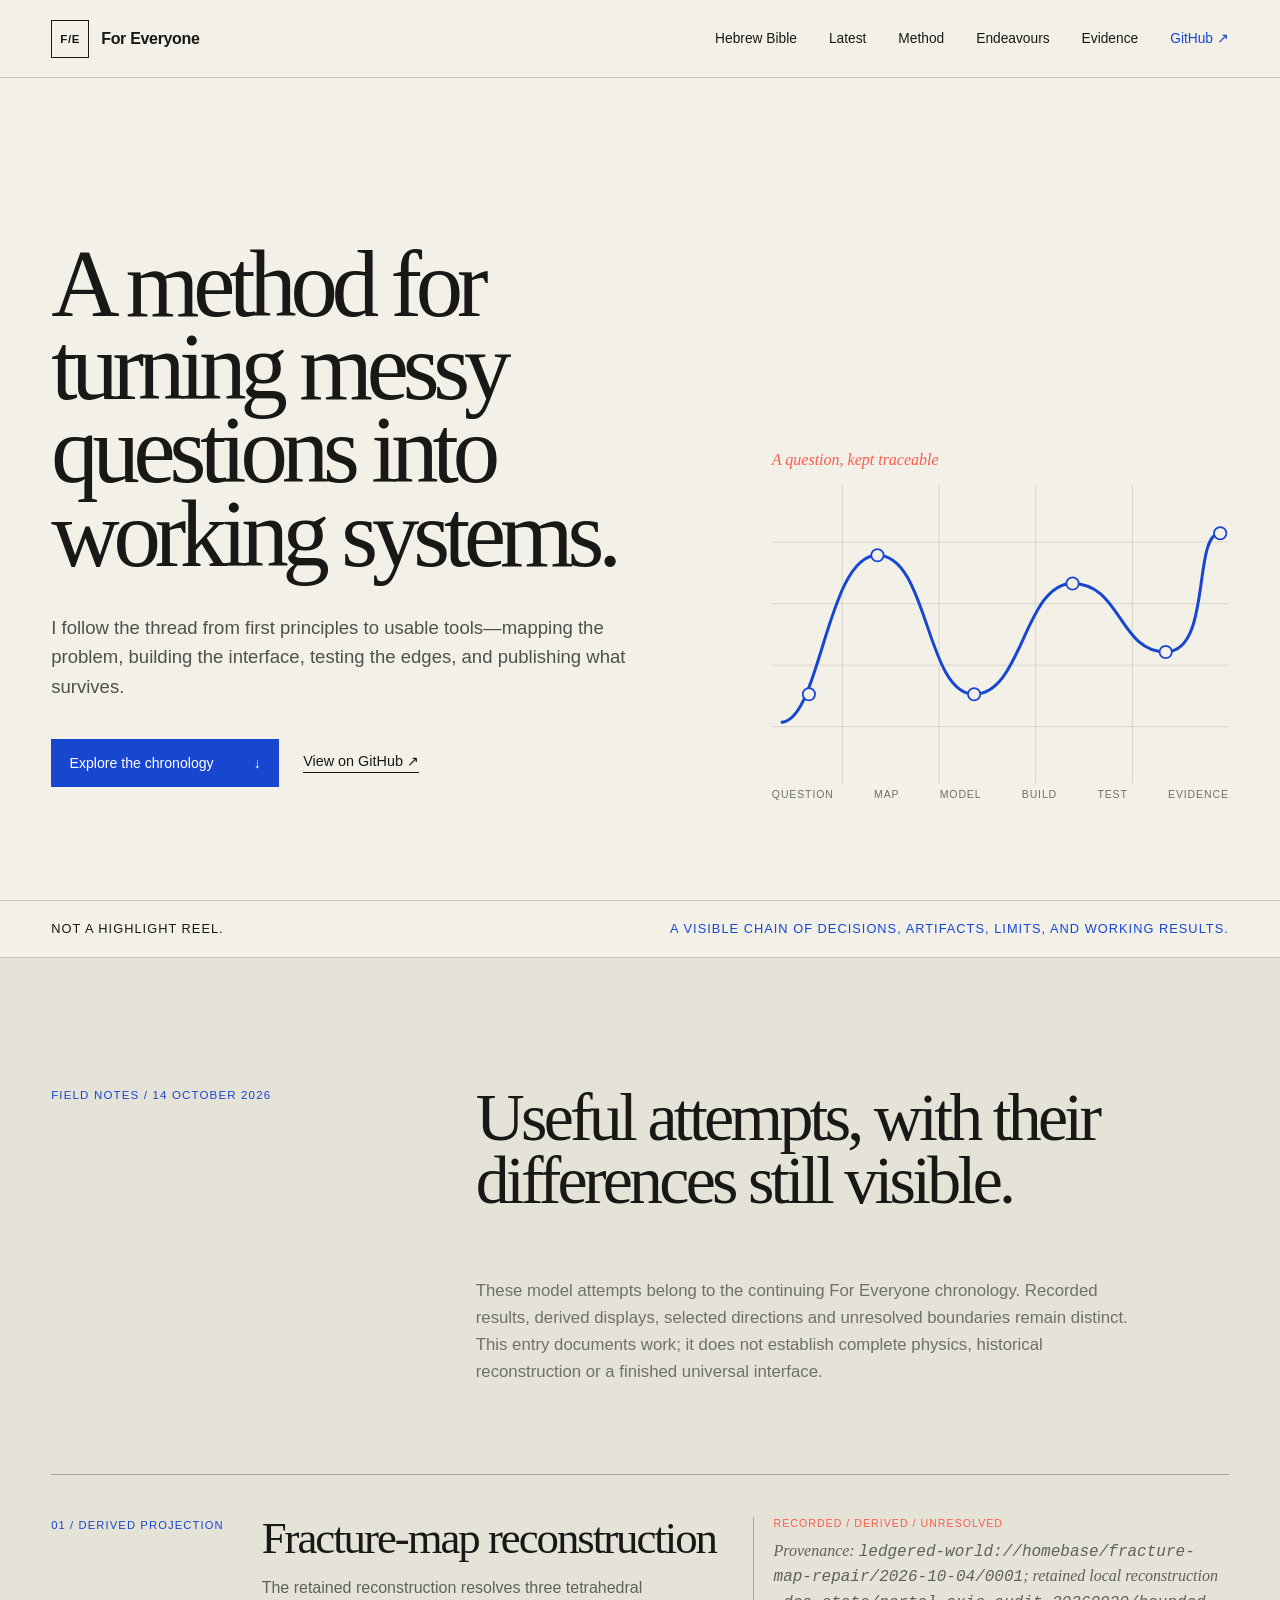
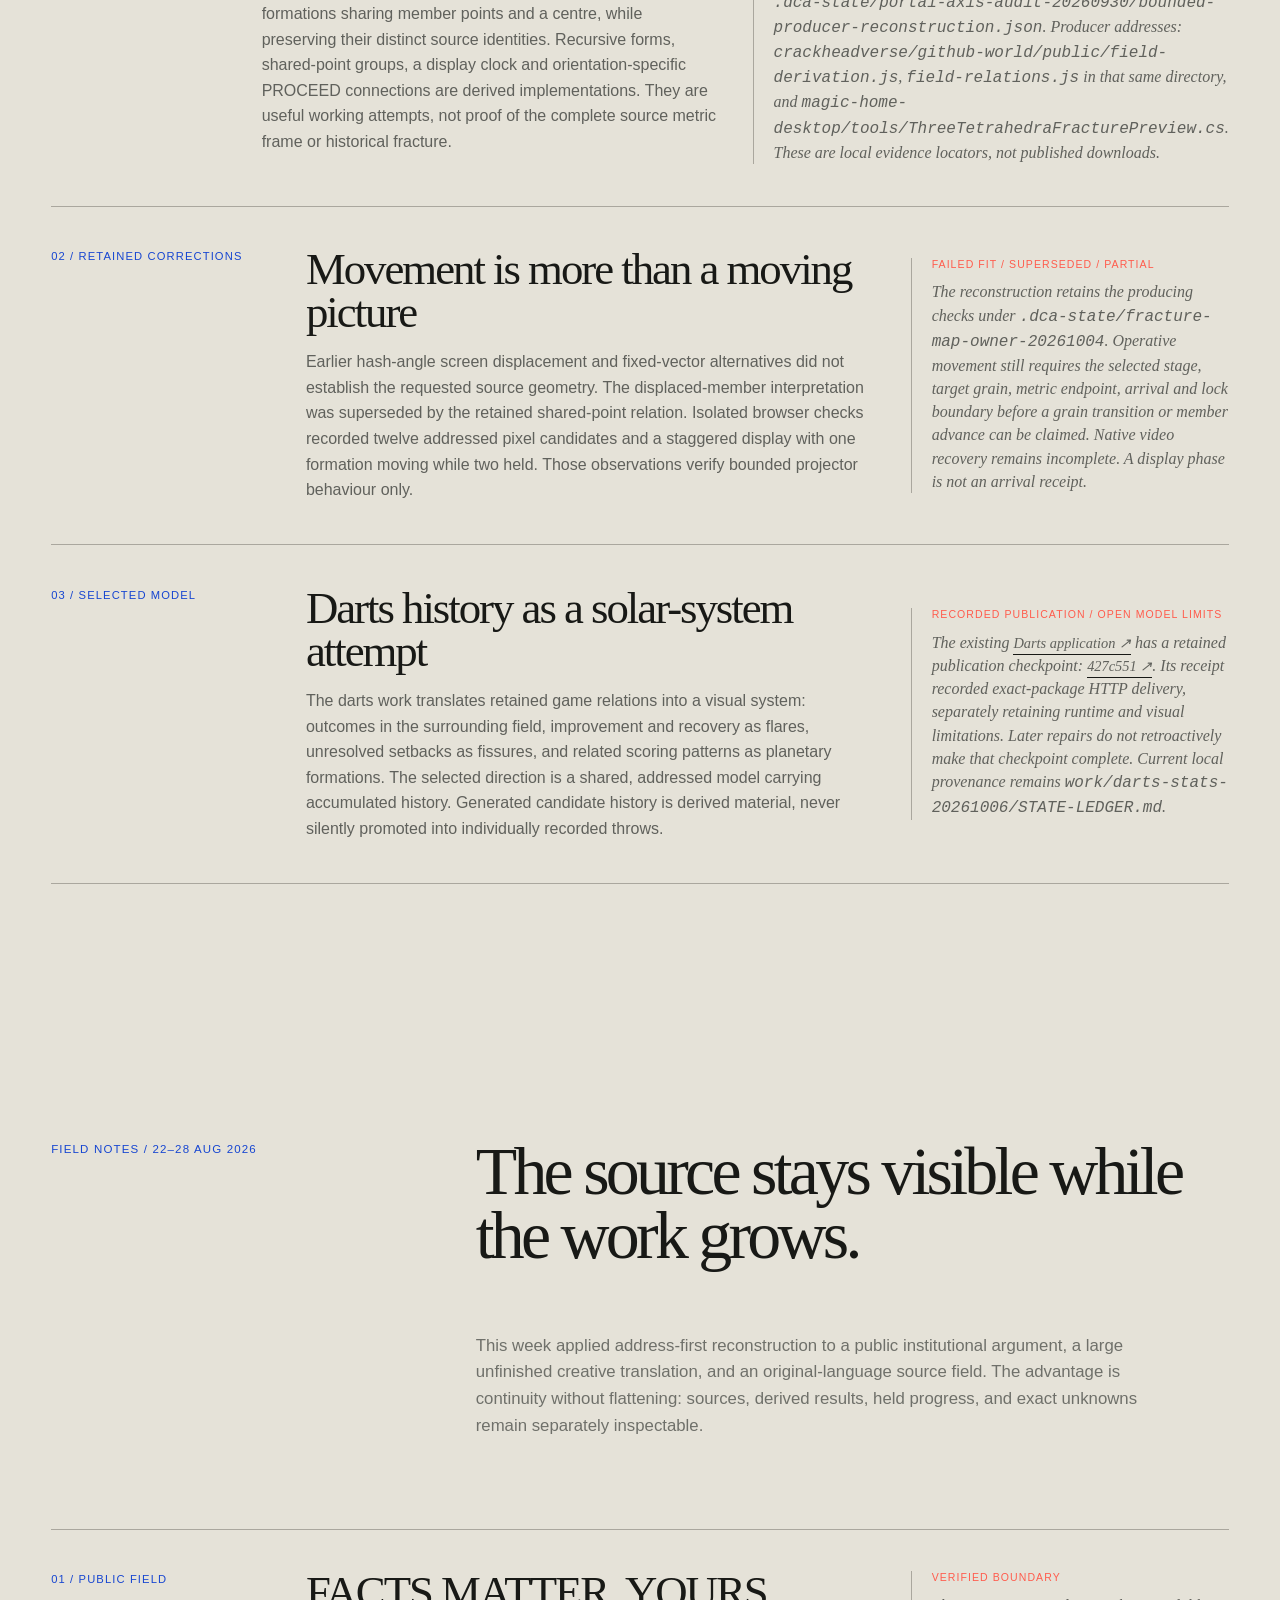
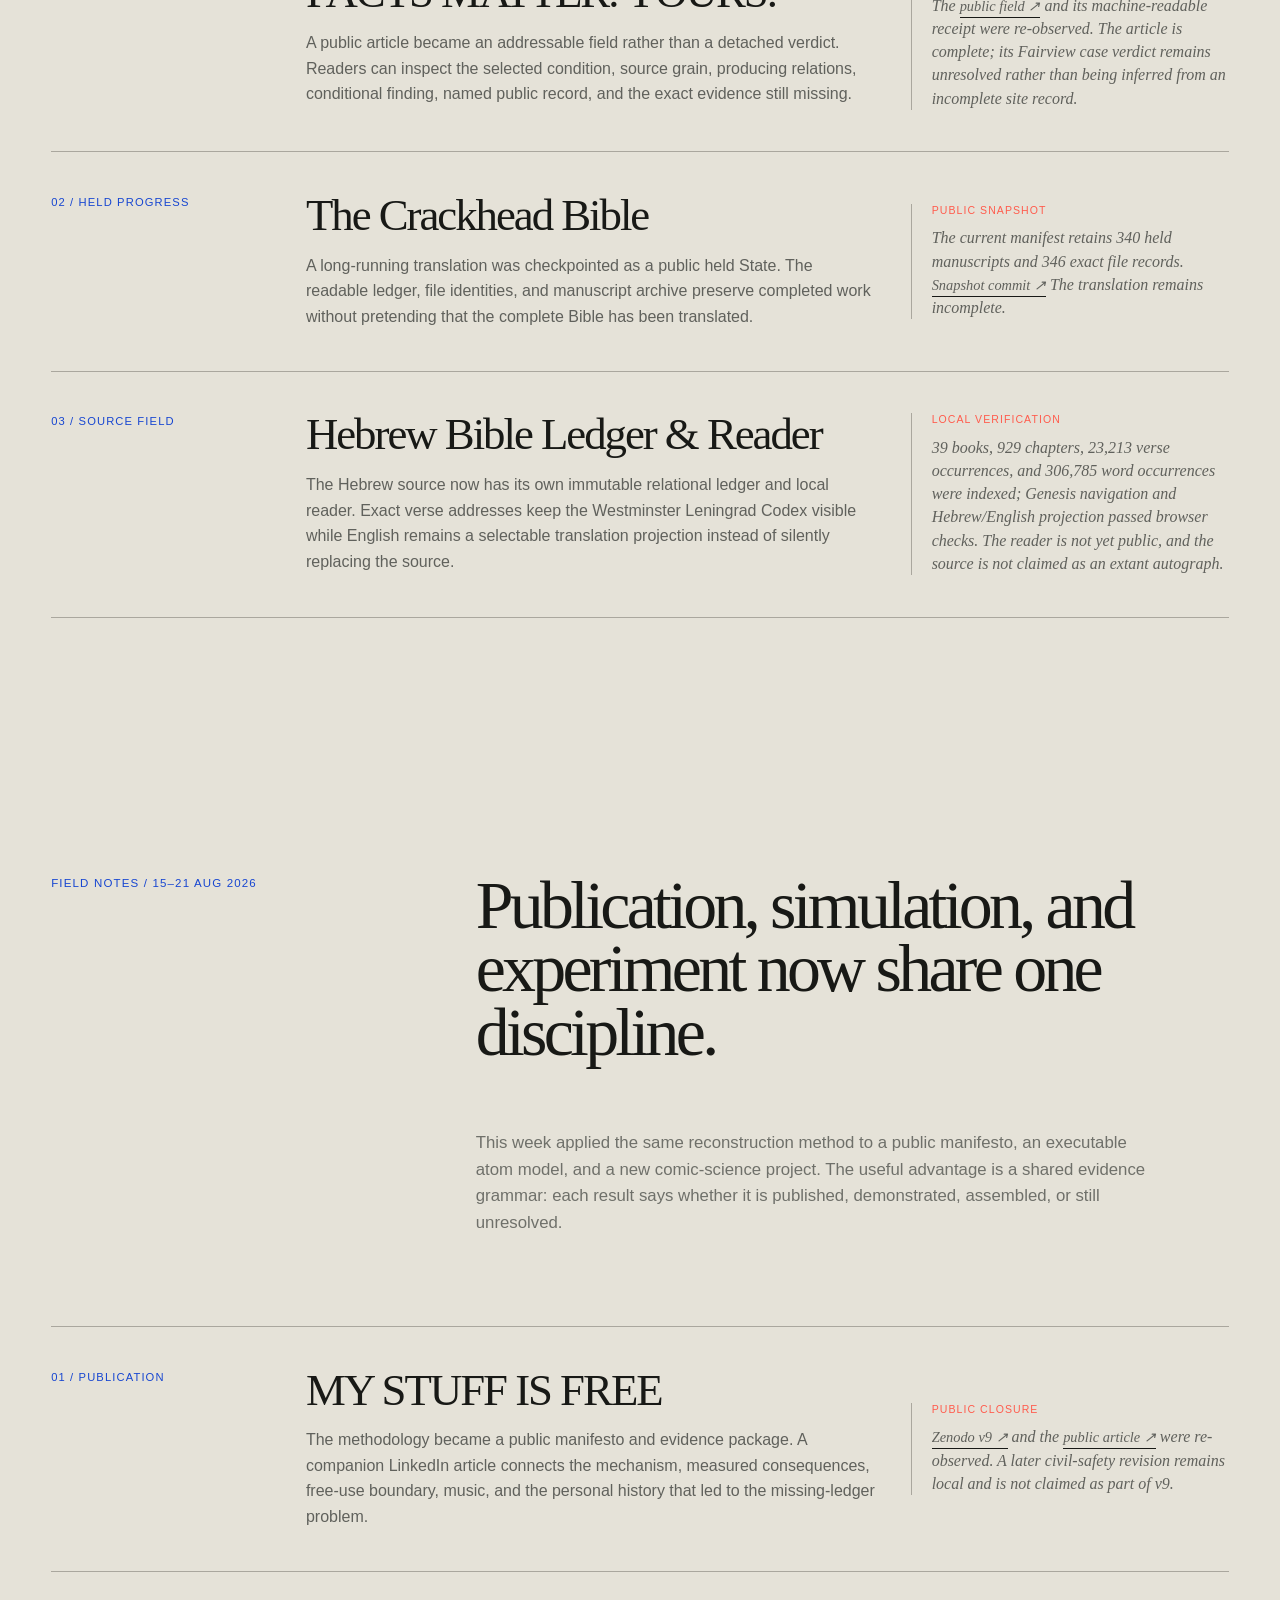
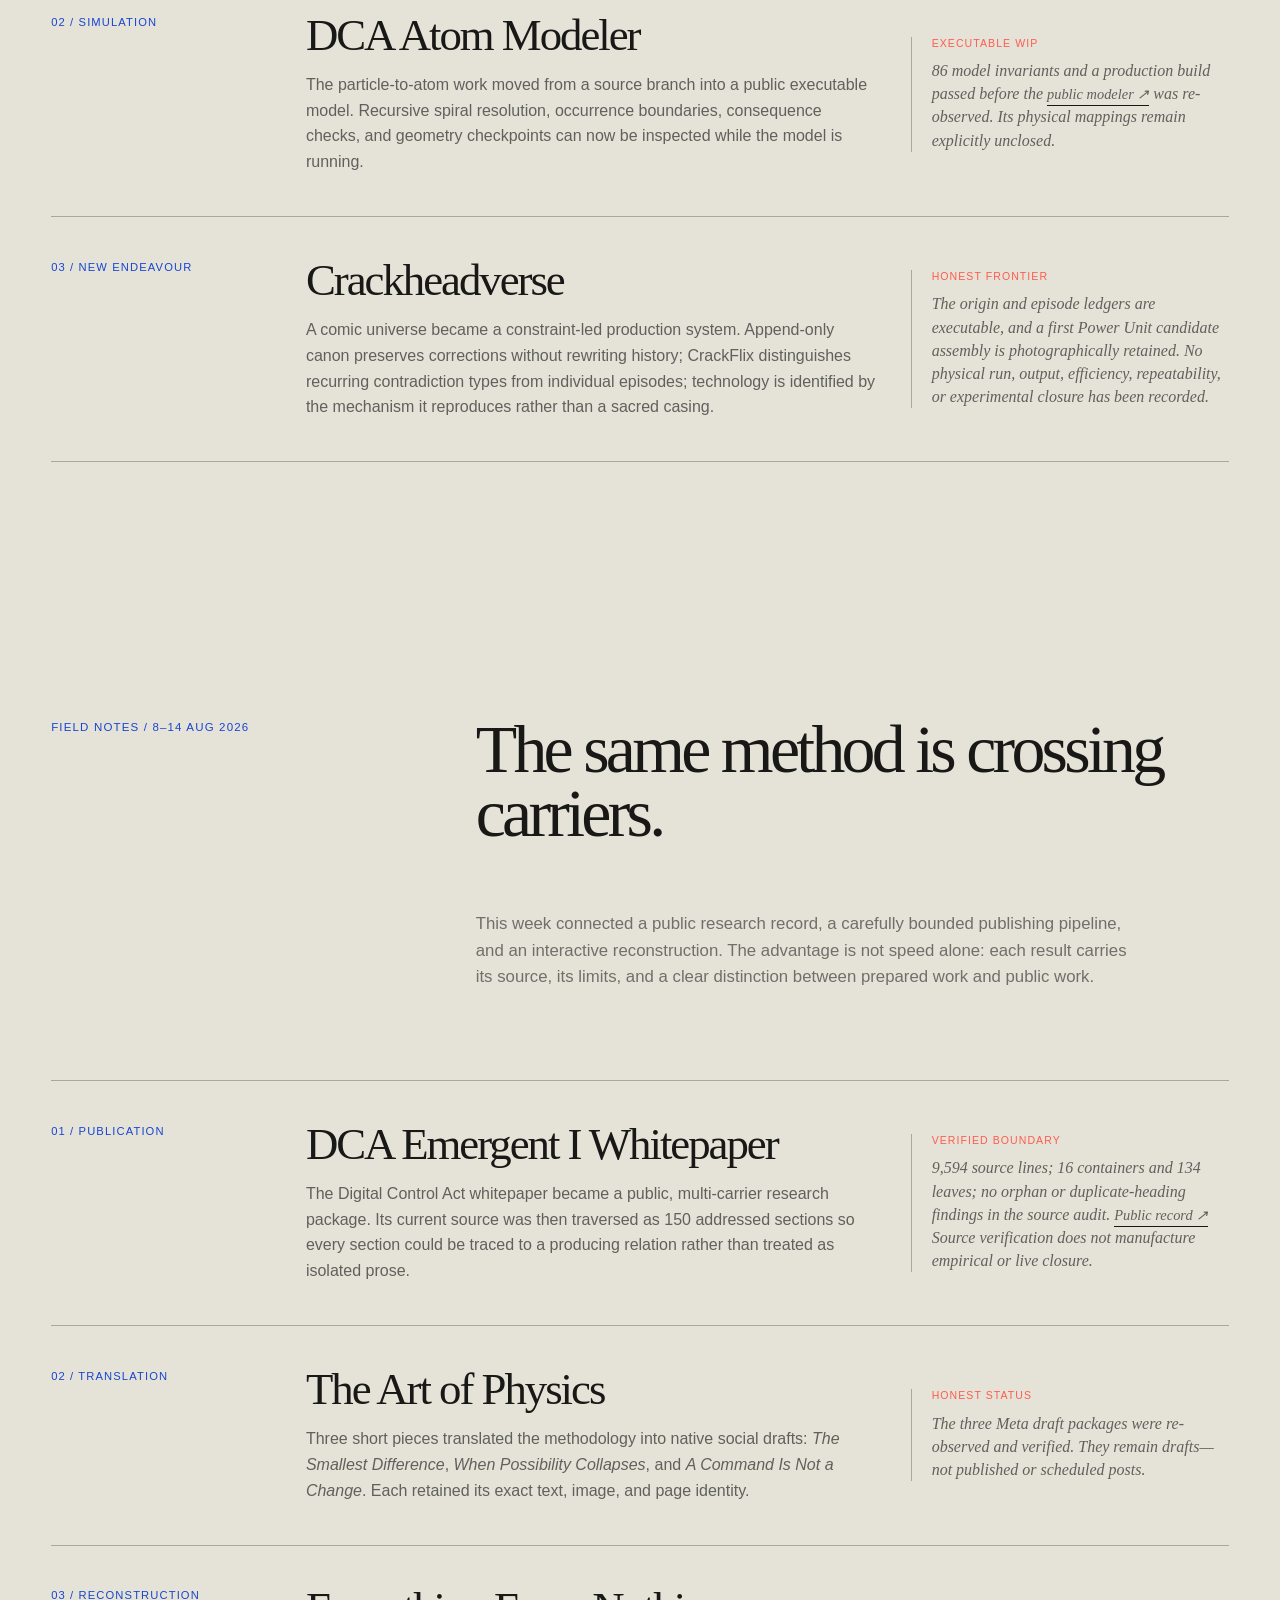
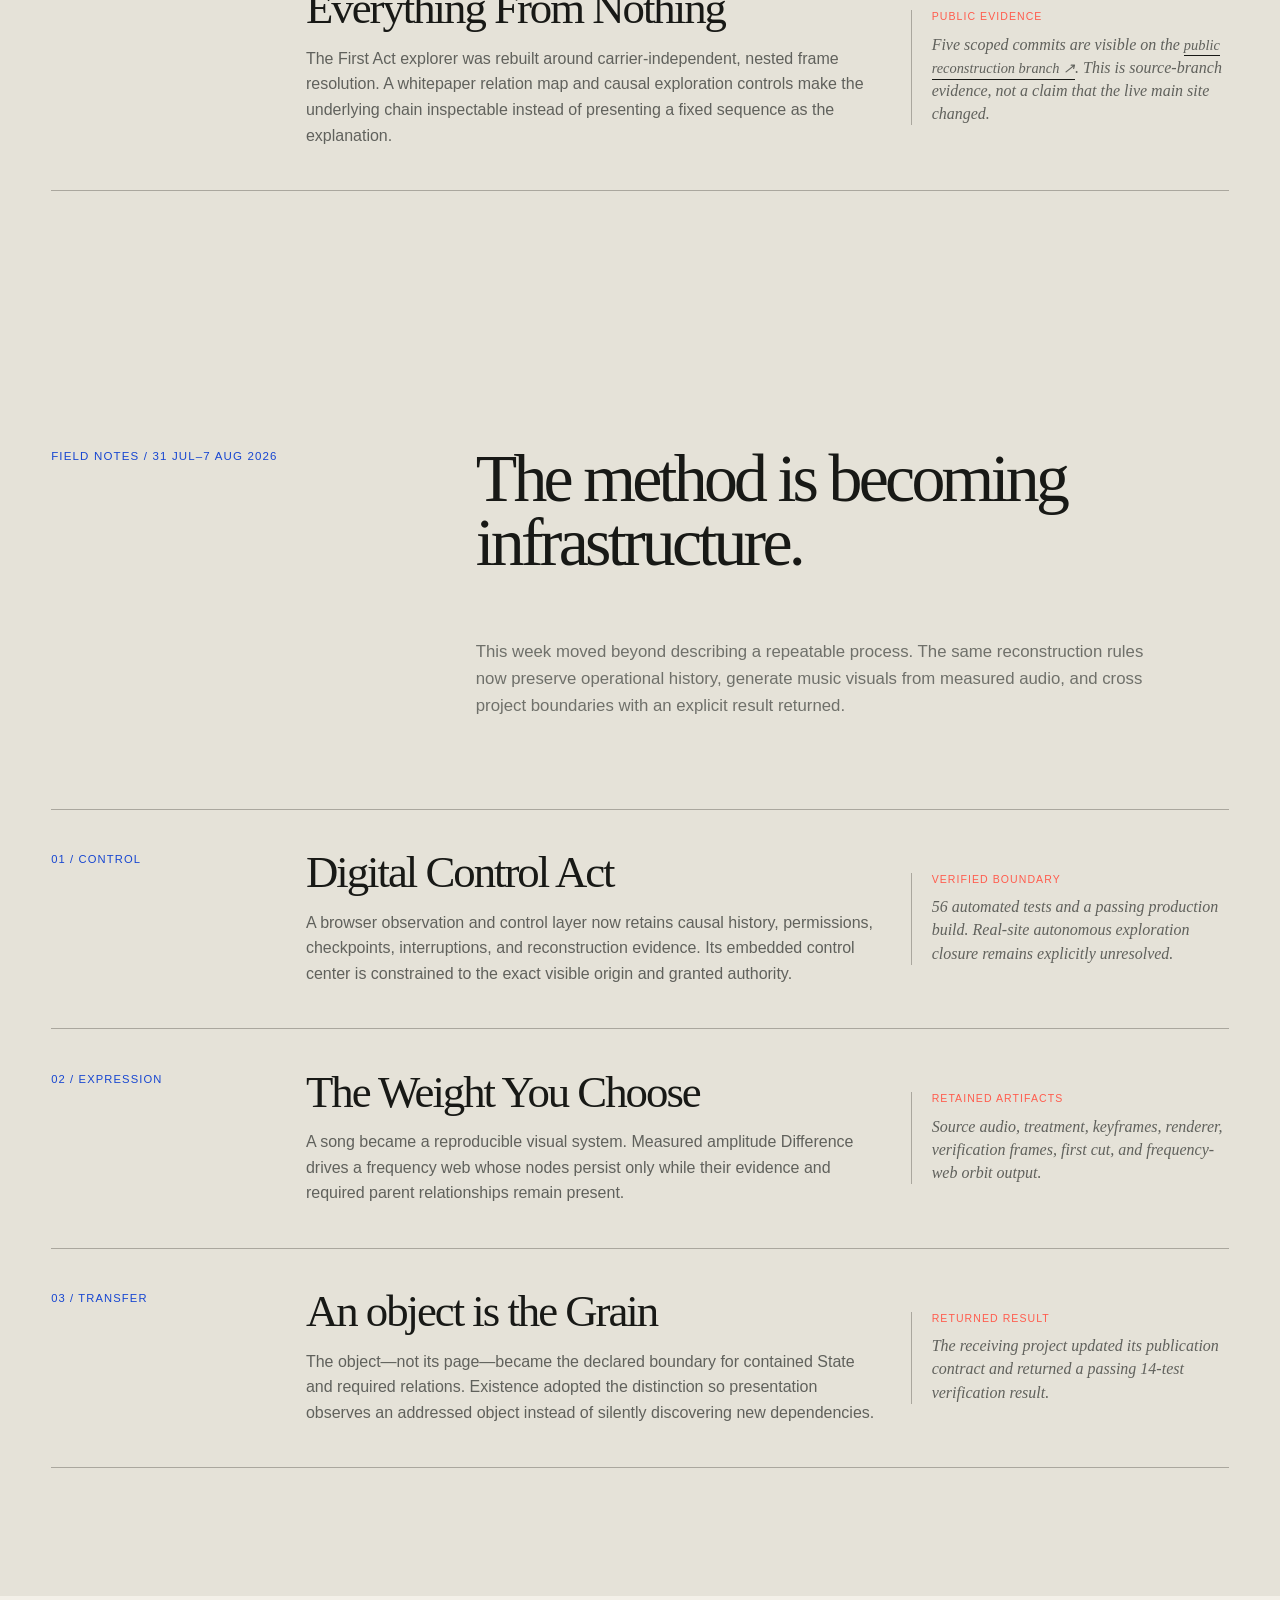
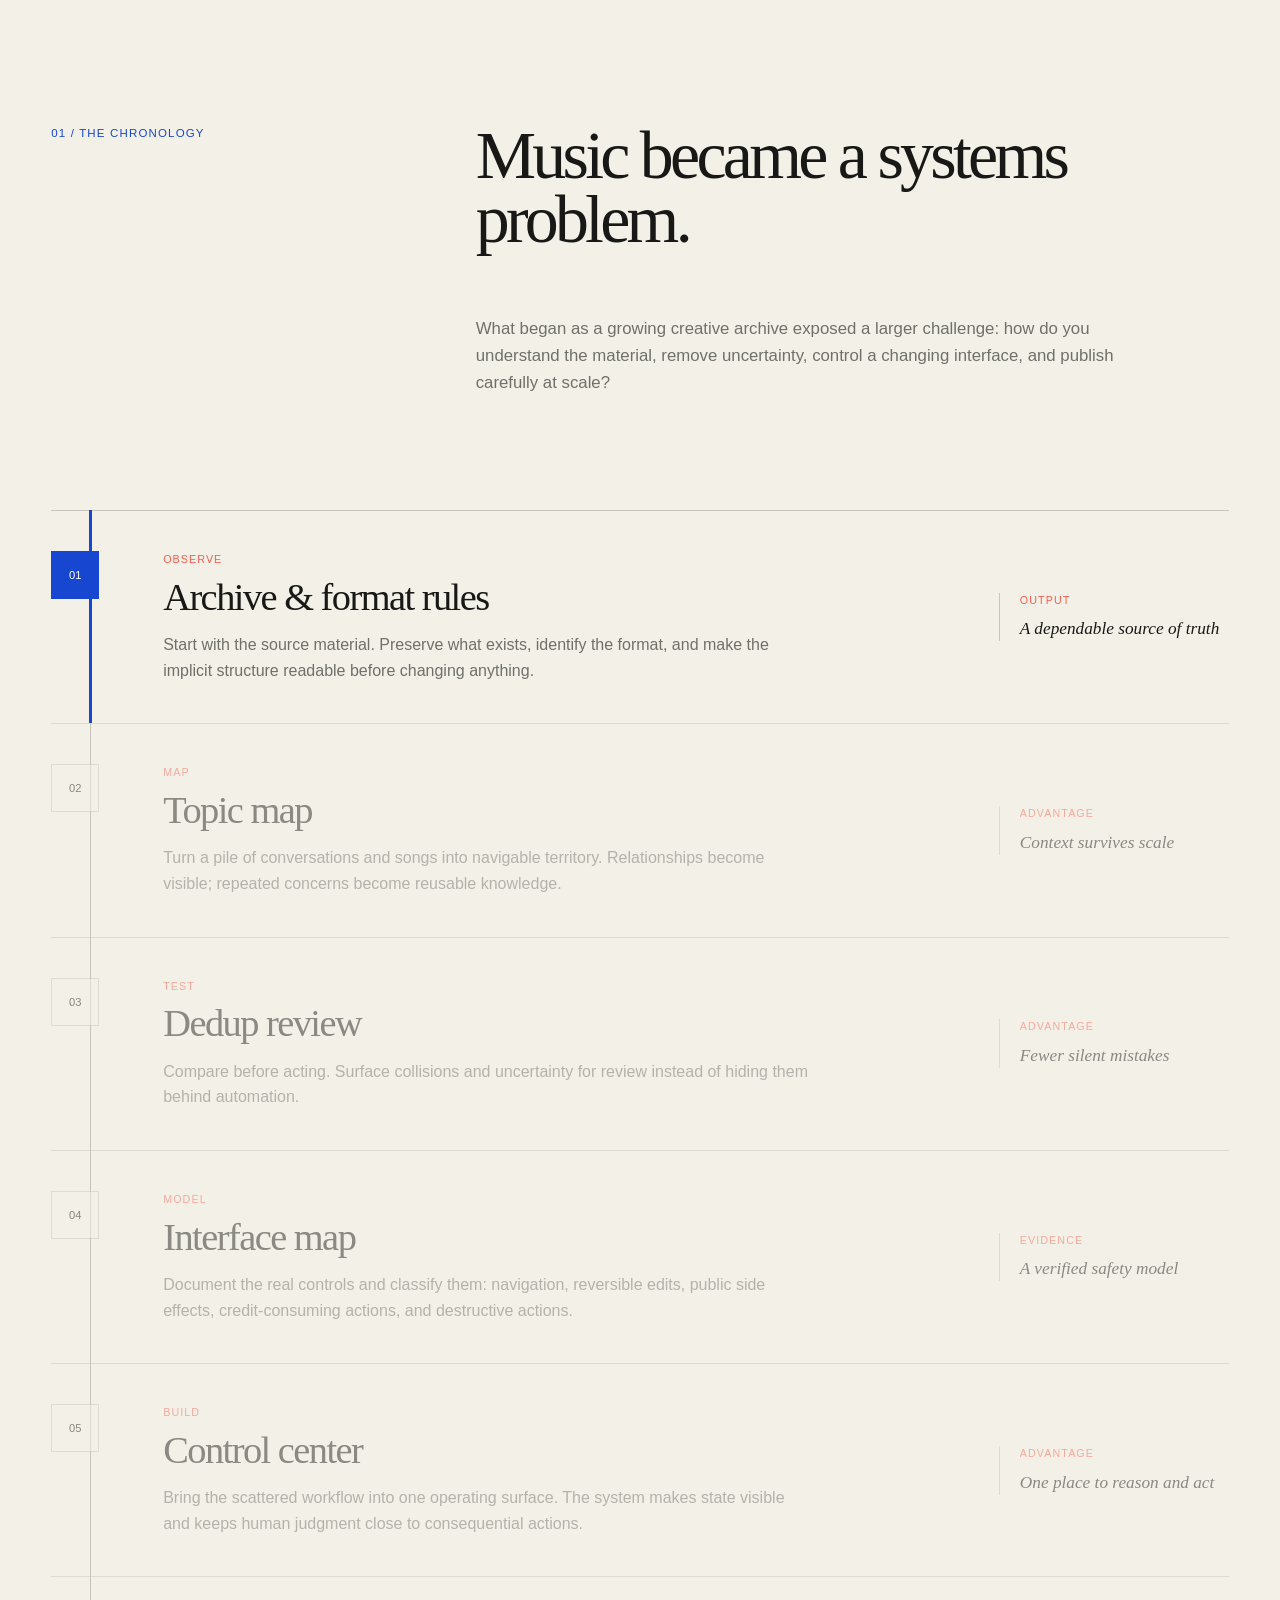
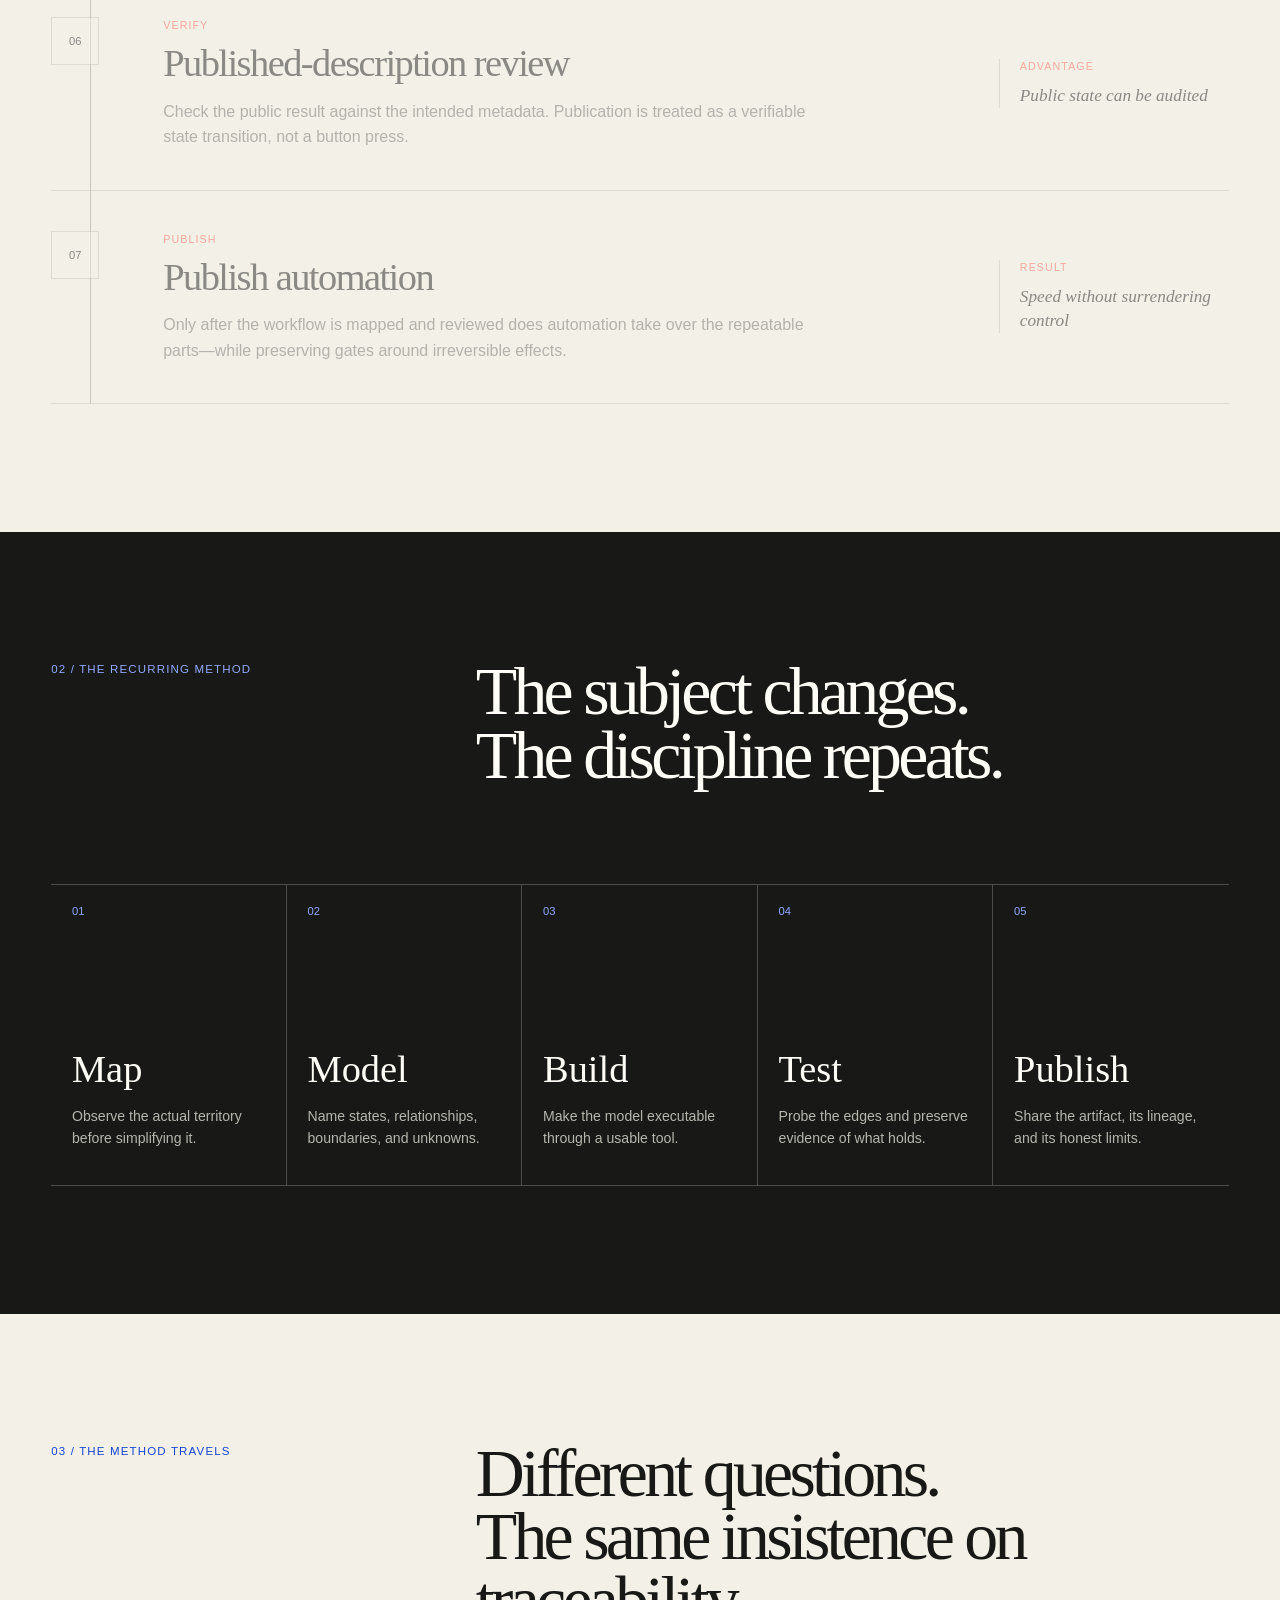
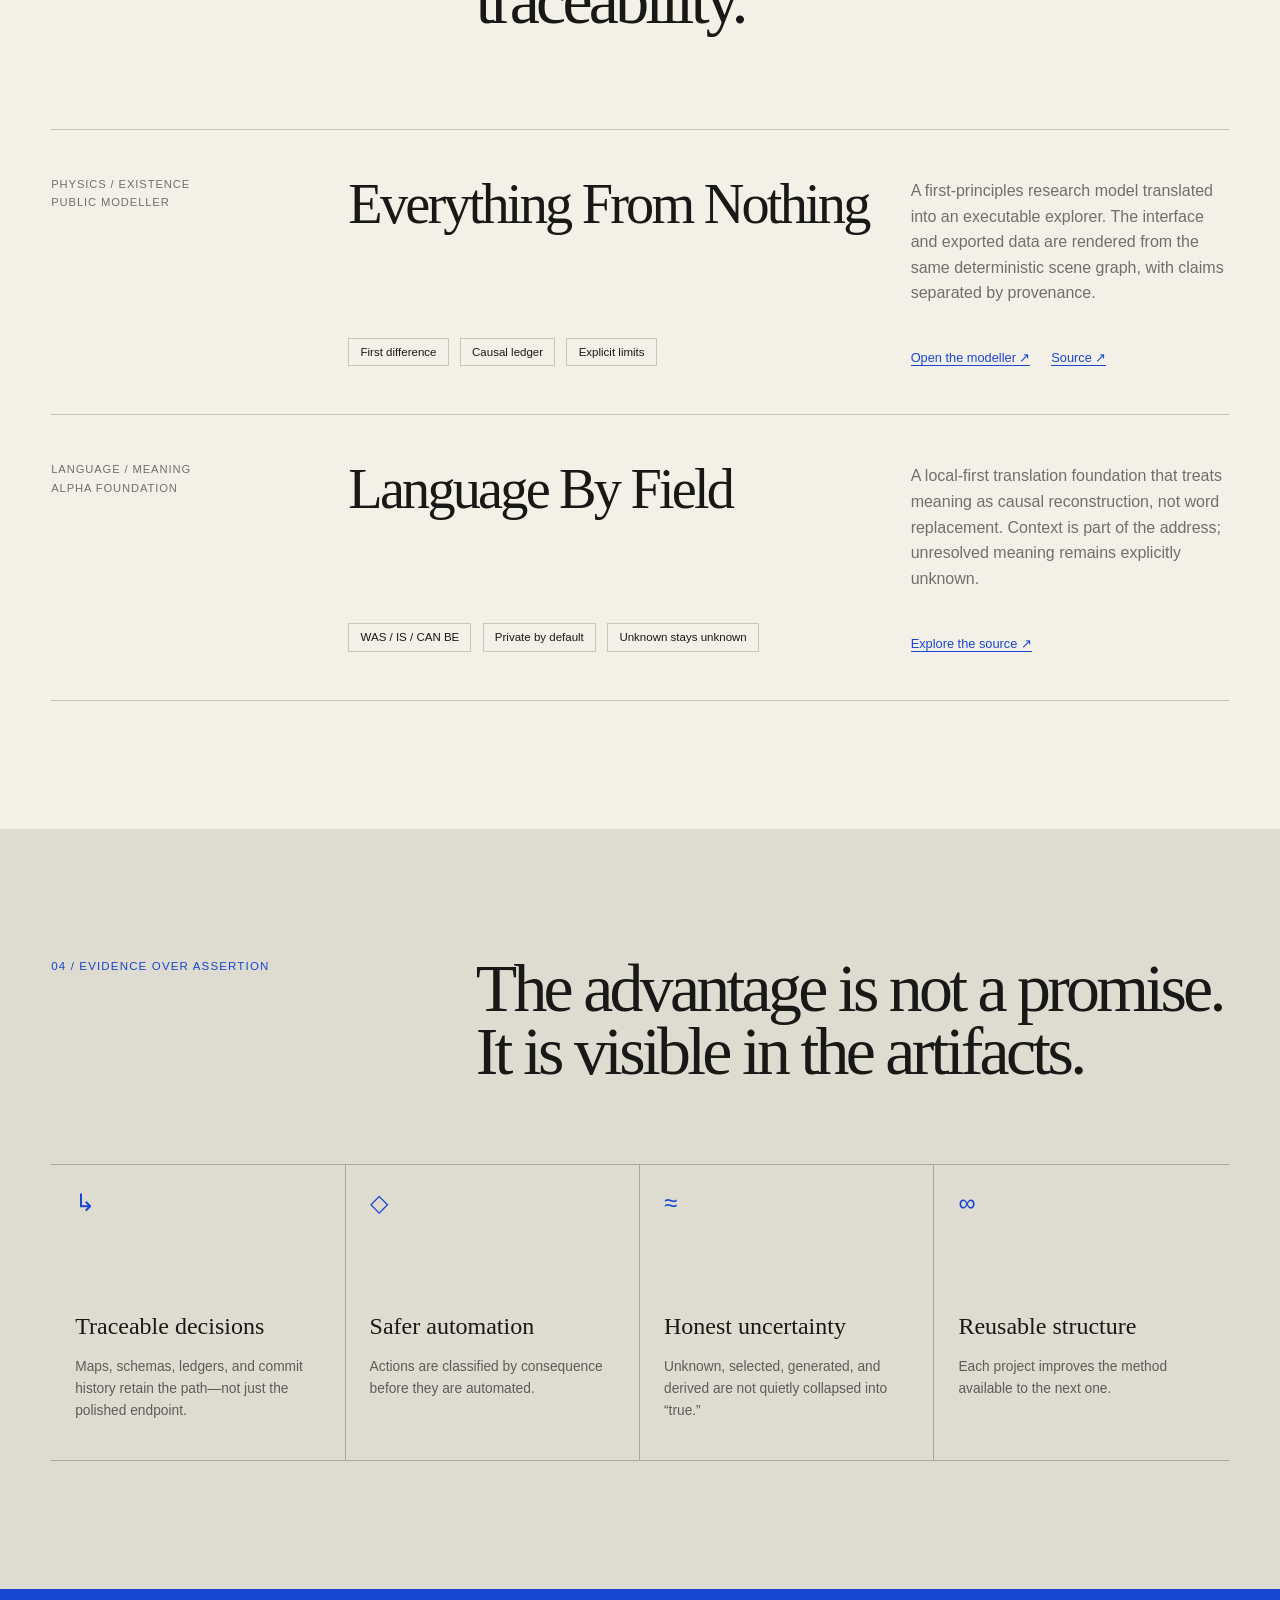
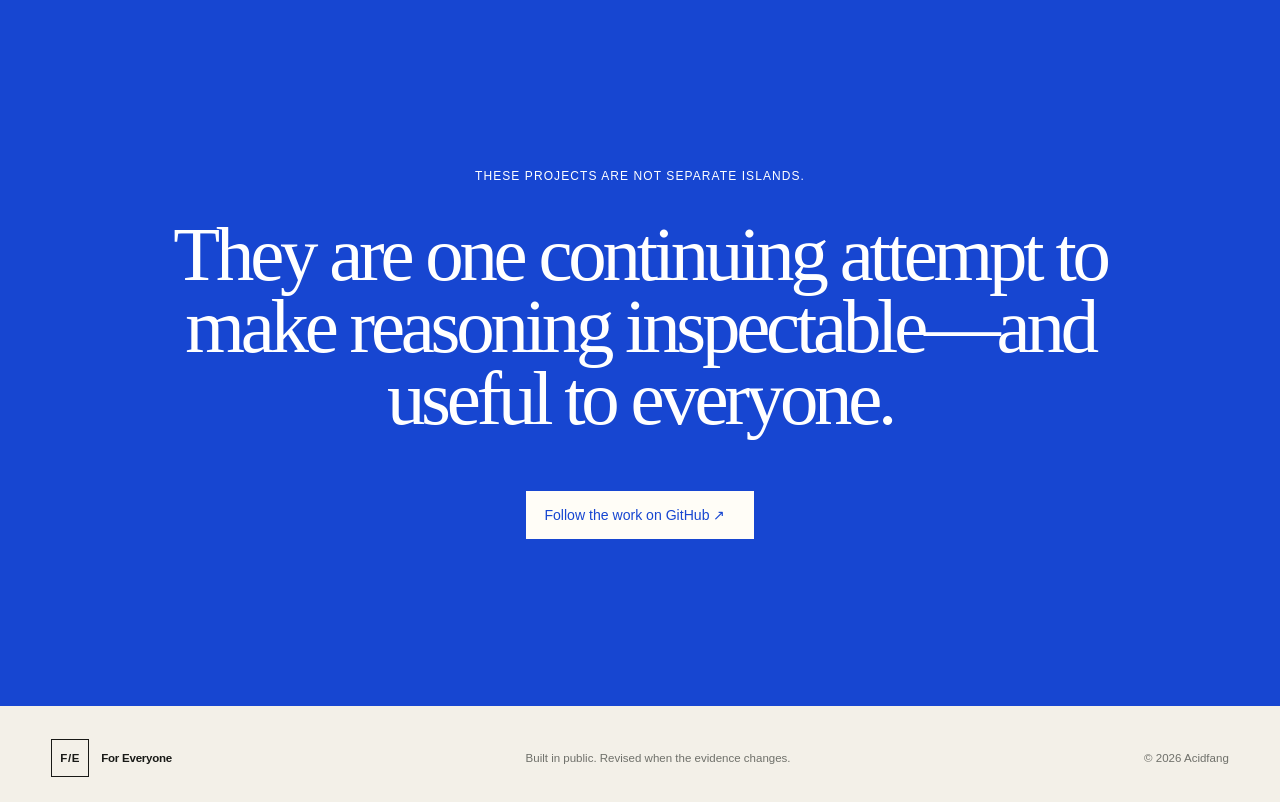
<file: index.html>
<!doctype html>
<html lang="en">
<head>
  <meta charset="UTF-8">
  <meta name="viewport" content="width=device-width, initial-scale=1.0">
  <meta name="description" content="A chronology of Acidfang's projects and a methodology for turning open questions into testable, shareable systems.">
  <meta property="og:title" content="For Everyone — A method for working in public">
  <meta property="og:description" content="Map the problem. Model the meaning. Build the tool. Test the edges. Publish the evidence.">
  <meta name="theme-color" content="#f3f0e8">
  <title>For Everyone — A chronology of working systems</title>
  <link rel="stylesheet" href="styles.css">
</head>
<body>
  <a class="skip-link" href="#main">Skip to content</a>
  <header class="site-header">
    <a class="brand" href="#top" aria-label="For Everyone, home">
      <span class="brand-mark" aria-hidden="true">F/E</span>
      <span>For Everyone</span>
    </a>
    <button class="menu-toggle" aria-expanded="false" aria-controls="site-nav">Menu</button>
    <nav id="site-nav" aria-label="Main navigation">
      <a href="hebrew-bible/">Hebrew Bible</a>
      <a href="#latest">Latest</a>
      <a href="#method">Method</a>
      <a href="#chronology">Endeavours</a>
      <a href="#evidence">Evidence</a>
      <a class="nav-github" href="https://github.com/Acidfang" target="_blank" rel="noreferrer">GitHub ↗</a>
    </nav>
  </header>

  <main id="main">
    <section class="hero" id="top">
      <div class="hero-copy">
        <h1>A method for turning messy questions into working systems.</h1>
        <p>I follow the thread from first principles to usable tools—mapping the problem, building the interface, testing the edges, and publishing what survives.</p>
        <div class="hero-actions">
          <a class="button" href="#chronology">Explore the chronology <span aria-hidden="true">↓</span></a>
          <a class="text-link" href="https://github.com/Acidfang" target="_blank" rel="noreferrer">View on GitHub ↗</a>
        </div>
      </div>
      <div class="hero-diagram" aria-label="A visual trace from a question to public evidence">
        <div class="trace-label">A question, kept traceable</div>
        <svg viewBox="0 0 520 340" role="img" aria-label="An evolving line moves through map, model, build, test, and publish">
          <path class="trace-grid" d="M0 65H520M0 135H520M0 205H520M0 275H520M80 0V340M190 0V340M300 0V340M410 0V340"/>
          <path class="trace-line" d="M10 270 C55 270 62 80 120 80 S175 238 230 238 S287 112 342 112 S395 190 448 190 S478 55 510 55"/>
          <g class="trace-points">
            <circle cx="42" cy="238" r="7"/><circle cx="120" cy="80" r="7"/><circle cx="230" cy="238" r="7"/>
            <circle cx="342" cy="112" r="7"/><circle cx="448" cy="190" r="7"/><circle cx="510" cy="55" r="7"/>
          </g>
        </svg>
        <div class="trace-legend"><span>question</span><span>map</span><span>model</span><span>build</span><span>test</span><span>evidence</span></div>
      </div>
    </section>

    <section class="principle-strip" aria-label="Core principle">
      <p>Not a highlight reel.</p>
      <p>A visible chain of decisions, artifacts, limits, and working results.</p>
    </section>

    <section class="field-notes section" id="latest-model-attempts">
      <div class="section-intro field-notes-intro">
        <p class="section-number">Field notes / 14 October 2026</p>
        <h2>Useful attempts, with their differences still visible.</h2>
        <p>These model attempts belong to the continuing For Everyone chronology. Recorded results, derived displays, selected directions and unresolved boundaries remain distinct. This entry documents work; it does not establish complete physics, historical reconstruction or a finished universal interface.</p>
      </div>
      <div class="field-note-list">
        <article class="field-note">
          <p class="field-note-date">01 / Derived projection</p>
          <div><h3>Fracture-map reconstruction</h3><p>The retained reconstruction resolves three tetrahedral formations sharing member points and a centre, while preserving their distinct source identities. Recursive forms, shared-point groups, a display clock and orientation-specific PROCEED connections are derived implementations. They are useful working attempts, not proof of the complete source metric frame or historical fracture.</p></div>
          <div class="field-note-proof"><span>Recorded / derived / unresolved</span><p>Provenance: <code>ledgered-world://homebase/fracture-map-repair/2026-10-04/0001</code>; retained local reconstruction <code>.dca-state/portal-axis-audit-20260930/bounded-producer-reconstruction.json</code>. Producer addresses: <code>crackheadverse/github-world/public/field-derivation.js</code>, <code>field-relations.js</code> in that same directory, and <code>magic-home-desktop/tools/ThreeTetrahedraFracturePreview.cs</code>. These are local evidence locators, not published downloads.</p></div>
        </article>
        <article class="field-note">
          <p class="field-note-date">02 / Retained corrections</p>
          <div><h3>Movement is more than a moving picture</h3><p>Earlier hash-angle screen displacement and fixed-vector alternatives did not establish the requested source geometry. The displaced-member interpretation was superseded by the retained shared-point relation. Isolated browser checks recorded twelve addressed pixel candidates and a staggered display with one formation moving while two held. Those observations verify bounded projector behaviour only.</p></div>
          <div class="field-note-proof"><span>Failed fit / superseded / partial</span><p>The reconstruction retains the producing checks under <code>.dca-state/fracture-map-owner-20261004</code>. Operative movement still requires the selected stage, target grain, metric endpoint, arrival and lock boundary before a grain transition or member advance can be claimed. Native video recovery remains incomplete. A display phase is not an arrival receipt.</p></div>
        </article>
        <article class="field-note">
          <p class="field-note-date">03 / Selected model</p>
          <div><h3>Darts history as a solar-system attempt</h3><p>The darts work translates retained game relations into a visual system: outcomes in the surrounding field, improvement and recovery as flares, unresolved setbacks as fissures, and related scoring patterns as planetary formations. The selected direction is a shared, addressed model carrying accumulated history. Generated candidate history is derived material, never silently promoted into individually recorded throws.</p></div>
          <div class="field-note-proof"><span>Recorded publication / open model limits</span><p>The existing <a class="text-link" href="https://acidfang.github.io/score-ledger-store/" target="_blank" rel="noreferrer">Darts application ↗</a> has a retained publication checkpoint: <a class="text-link" href="https://github.com/Acidfang/score-ledger-store/commit/427c551e03a1db06a577d0d238609e83caaf8dc0" target="_blank" rel="noreferrer">427c551 ↗</a>. Its receipt recorded exact-package HTTP delivery, separately retaining runtime and visual limitations. Later repairs do not retroactively make that checkpoint complete. Current local provenance remains <code>work/darts-stats-20261006/STATE-LEDGER.md</code>.</p></div>
        </article>
      </div>
    </section>

    <section class="field-notes section" id="latest">
      <div class="section-intro field-notes-intro">
        <p class="section-number">Field notes / 22–28 Aug 2026</p>
        <h2>The source stays visible while the work grows.</h2>
        <p>This week applied address-first reconstruction to a public institutional argument, a large unfinished creative translation, and an original-language source field. The advantage is continuity without flattening: sources, derived results, held progress, and exact unknowns remain separately inspectable.</p>
      </div>
      <div class="field-note-list">
        <article class="field-note">
          <p class="field-note-date">01 / Public field</p>
          <div>
            <h3>FACTS MATTER. YOURS.</h3>
            <p>A public article became an addressable field rather than a detached verdict. Readers can inspect the selected condition, source grain, producing relations, conditional finding, named public record, and the exact evidence still missing.</p>
          </div>
          <div class="field-note-proof">
            <span>Verified boundary</span>
            <p>The <a class="text-link" href="https://acidfang.github.io/facts-matter-yours/" target="_blank" rel="noreferrer">public field ↗</a> and its machine-readable receipt were re-observed. The article is complete; its Fairview case verdict remains unresolved rather than being inferred from an incomplete site record.</p>
          </div>
        </article>
        <article class="field-note">
          <p class="field-note-date">02 / Held progress</p>
          <div>
            <h3>The Crackhead Bible</h3>
            <p>A long-running translation was checkpointed as a public held State. The readable ledger, file identities, and manuscript archive preserve completed work without pretending that the complete Bible has been translated.</p>
          </div>
          <div class="field-note-proof">
            <span>Public snapshot</span>
            <p>The current manifest retains 340 held manuscripts and 346 exact file records. <a class="text-link" href="https://github.com/Acidfang/ForEveryone/commit/10e8d3f616363f499a04f59183d6a7263019c08a" target="_blank" rel="noreferrer">Snapshot commit ↗</a> The translation remains incomplete.</p>
          </div>
        </article>
        <article class="field-note">
          <p class="field-note-date">03 / Source field</p>
          <div>
            <h3>Hebrew Bible Ledger &amp; Reader</h3>
            <p>The Hebrew source now has its own immutable relational ledger and local reader. Exact verse addresses keep the Westminster Leningrad Codex visible while English remains a selectable translation projection instead of silently replacing the source.</p>
          </div>
          <div class="field-note-proof">
            <span>Local verification</span>
            <p>39 books, 929 chapters, 23,213 verse occurrences, and 306,785 word occurrences were indexed; Genesis navigation and Hebrew/English projection passed browser checks. The reader is not yet public, and the source is not claimed as an extant autograph.</p>
          </div>
        </article>
      </div>
    </section>

    <section class="field-notes section" id="week-2026-08-21">
      <div class="section-intro field-notes-intro">
        <p class="section-number">Field notes / 15–21 Aug 2026</p>
        <h2>Publication, simulation, and experiment now share one discipline.</h2>
        <p>This week applied the same reconstruction method to a public manifesto, an executable atom model, and a new comic-science project. The useful advantage is a shared evidence grammar: each result says whether it is published, demonstrated, assembled, or still unresolved.</p>
      </div>
      <div class="field-note-list">
        <article class="field-note">
          <p class="field-note-date">01 / Publication</p>
          <div>
            <h3>MY STUFF IS FREE</h3>
            <p>The methodology became a public manifesto and evidence package. A companion LinkedIn article connects the mechanism, measured consequences, free-use boundary, music, and the personal history that led to the missing-ledger problem.</p>
          </div>
          <div class="field-note-proof">
            <span>Public closure</span>
            <p><a class="text-link" href="https://doi.org/10.5281/zenodo.21964857" target="_blank" rel="noreferrer">Zenodo v9 ↗</a> and the <a class="text-link" href="https://www.linkedin.com/pulse/my-stuff-free-mechanism-its-tested-consequences-public-joe-rattanong-ca8bc/" target="_blank" rel="noreferrer">public article ↗</a> were re-observed. A later civil-safety revision remains local and is not claimed as part of v9.</p>
          </div>
        </article>
        <article class="field-note">
          <p class="field-note-date">02 / Simulation</p>
          <div>
            <h3>DCA Atom Modeler</h3>
            <p>The particle-to-atom work moved from a source branch into a public executable model. Recursive spiral resolution, occurrence boundaries, consequence checks, and geometry checkpoints can now be inspected while the model is running.</p>
          </div>
          <div class="field-note-proof">
            <span>Executable WIP</span>
            <p>86 model invariants and a production build passed before the <a class="text-link" href="https://acidfang.github.io/EverthingFromNothing/dca-atom-modeler.html" target="_blank" rel="noreferrer">public modeler ↗</a> was re-observed. Its physical mappings remain explicitly unclosed.</p>
          </div>
        </article>
        <article class="field-note">
          <p class="field-note-date">03 / New endeavour</p>
          <div>
            <h3>Crackheadverse</h3>
            <p>A comic universe became a constraint-led production system. Append-only canon preserves corrections without rewriting history; CrackFlix distinguishes recurring contradiction types from individual episodes; technology is identified by the mechanism it reproduces rather than a sacred casing.</p>
          </div>
          <div class="field-note-proof">
            <span>Honest frontier</span>
            <p>The origin and episode ledgers are executable, and a first Power Unit candidate assembly is photographically retained. No physical run, output, efficiency, repeatability, or experimental closure has been recorded.</p>
          </div>
        </article>
      </div>
    </section>

    <section class="field-notes section" id="week-2026-08-14">
      <div class="section-intro field-notes-intro">
        <p class="section-number">Field notes / 8–14 Aug 2026</p>
        <h2>The same method is crossing carriers.</h2>
        <p>This week connected a public research record, a carefully bounded publishing pipeline, and an interactive reconstruction. The advantage is not speed alone: each result carries its source, its limits, and a clear distinction between prepared work and public work.</p>
      </div>
      <div class="field-note-list">
        <article class="field-note">
          <p class="field-note-date">01 / Publication</p>
          <div>
            <h3>DCA Emergent I Whitepaper</h3>
            <p>The Digital Control Act whitepaper became a public, multi-carrier research package. Its current source was then traversed as 150 addressed sections so every section could be traced to a producing relation rather than treated as isolated prose.</p>
          </div>
          <div class="field-note-proof">
            <span>Verified boundary</span>
            <p>9,594 source lines; 16 containers and 134 leaves; no orphan or duplicate-heading findings in the source audit. <a class="text-link" href="https://doi.org/10.5281/zenodo.21865660" target="_blank" rel="noreferrer">Public record ↗</a> Source verification does not manufacture empirical or live closure.</p>
          </div>
        </article>
        <article class="field-note">
          <p class="field-note-date">02 / Translation</p>
          <div>
            <h3>The Art of Physics</h3>
            <p>Three short pieces translated the methodology into native social drafts: <em>The Smallest Difference</em>, <em>When Possibility Collapses</em>, and <em>A Command Is Not a Change</em>. Each retained its exact text, image, and page identity.</p>
          </div>
          <div class="field-note-proof">
            <span>Honest status</span>
            <p>The three Meta draft packages were re-observed and verified. They remain drafts—not published or scheduled posts.</p>
          </div>
        </article>
        <article class="field-note">
          <p class="field-note-date">03 / Reconstruction</p>
          <div>
            <h3>Everything From Nothing</h3>
            <p>The First Act explorer was rebuilt around carrier-independent, nested frame resolution. A whitepaper relation map and causal exploration controls make the underlying chain inspectable instead of presenting a fixed sequence as the explanation.</p>
          </div>
          <div class="field-note-proof">
            <span>Public evidence</span>
            <p>Five scoped commits are visible on the <a class="text-link" href="https://github.com/Acidfang/EverthingFromNothing/tree/codex/whitepaper-relation-map" target="_blank" rel="noreferrer">public reconstruction branch ↗</a>. This is source-branch evidence, not a claim that the live main site changed.</p>
          </div>
        </article>
      </div>
    </section>

    <section class="field-notes section" id="week-2026-08-07">
      <div class="section-intro field-notes-intro">
        <p class="section-number">Field notes / 31 Jul–7 Aug 2026</p>
        <h2>The method is becoming infrastructure.</h2>
        <p>This week moved beyond describing a repeatable process. The same reconstruction rules now preserve operational history, generate music visuals from measured audio, and cross project boundaries with an explicit result returned.</p>
      </div>
      <div class="field-note-list">
        <article class="field-note">
          <p class="field-note-date">01 / Control</p>
          <div>
            <h3>Digital Control Act</h3>
            <p>A browser observation and control layer now retains causal history, permissions, checkpoints, interruptions, and reconstruction evidence. Its embedded control center is constrained to the exact visible origin and granted authority.</p>
          </div>
          <div class="field-note-proof">
            <span>Verified boundary</span>
            <p>56 automated tests and a passing production build. Real-site autonomous exploration closure remains explicitly unresolved.</p>
          </div>
        </article>
        <article class="field-note">
          <p class="field-note-date">02 / Expression</p>
          <div>
            <h3>The Weight You Choose</h3>
            <p>A song became a reproducible visual system. Measured amplitude Difference drives a frequency web whose nodes persist only while their evidence and required parent relationships remain present.</p>
          </div>
          <div class="field-note-proof">
            <span>Retained artifacts</span>
            <p>Source audio, treatment, keyframes, renderer, verification frames, first cut, and frequency-web orbit output.</p>
          </div>
        </article>
        <article class="field-note">
          <p class="field-note-date">03 / Transfer</p>
          <div>
            <h3>An object is the Grain</h3>
            <p>The object—not its page—became the declared boundary for contained State and required relations. Existence adopted the distinction so presentation observes an addressed object instead of silently discovering new dependencies.</p>
          </div>
          <div class="field-note-proof">
            <span>Returned result</span>
            <p>The receiving project updated its publication contract and returned a passing 14-test verification result.</p>
          </div>
        </article>
      </div>
    </section>

    <section class="chronology section" id="chronology">
      <div class="section-intro">
        <p class="section-number">01 / The chronology</p>
        <h2>Music became a systems problem.</h2>
        <p>What began as a growing creative archive exposed a larger challenge: how do you understand the material, remove uncertainty, control a changing interface, and publish carefully at scale?</p>
      </div>

      <div class="timeline" data-timeline>
        <div class="timeline-rail" aria-hidden="true"><span></span></div>
        <article class="timeline-step is-active" data-step>
          <div class="step-index">01</div>
          <div class="step-copy">
            <p class="step-type">Observe</p>
            <h3>Archive &amp; format rules</h3>
            <p>Start with the source material. Preserve what exists, identify the format, and make the implicit structure readable before changing anything.</p>
          </div>
          <div class="step-output"><span>Output</span> A dependable source of truth</div>
        </article>
        <article class="timeline-step" data-step>
          <div class="step-index">02</div>
          <div class="step-copy">
            <p class="step-type">Map</p>
            <h3>Topic map</h3>
            <p>Turn a pile of conversations and songs into navigable territory. Relationships become visible; repeated concerns become reusable knowledge.</p>
          </div>
          <div class="step-output"><span>Advantage</span> Context survives scale</div>
        </article>
        <article class="timeline-step" data-step>
          <div class="step-index">03</div>
          <div class="step-copy">
            <p class="step-type">Test</p>
            <h3>Dedup review</h3>
            <p>Compare before acting. Surface collisions and uncertainty for review instead of hiding them behind automation.</p>
          </div>
          <div class="step-output"><span>Advantage</span> Fewer silent mistakes</div>
        </article>
        <article class="timeline-step" data-step>
          <div class="step-index">04</div>
          <div class="step-copy">
            <p class="step-type">Model</p>
            <h3>Interface map</h3>
            <p>Document the real controls and classify them: navigation, reversible edits, public side effects, credit-consuming actions, and destructive actions.</p>
          </div>
          <div class="step-output"><span>Evidence</span> A verified safety model</div>
        </article>
        <article class="timeline-step" data-step>
          <div class="step-index">05</div>
          <div class="step-copy">
            <p class="step-type">Build</p>
            <h3>Control center</h3>
            <p>Bring the scattered workflow into one operating surface. The system makes state visible and keeps human judgment close to consequential actions.</p>
          </div>
          <div class="step-output"><span>Advantage</span> One place to reason and act</div>
        </article>
        <article class="timeline-step" data-step>
          <div class="step-index">06</div>
          <div class="step-copy">
            <p class="step-type">Verify</p>
            <h3>Published-description review</h3>
            <p>Check the public result against the intended metadata. Publication is treated as a verifiable state transition, not a button press.</p>
          </div>
          <div class="step-output"><span>Advantage</span> Public state can be audited</div>
        </article>
        <article class="timeline-step" data-step>
          <div class="step-index">07</div>
          <div class="step-copy">
            <p class="step-type">Publish</p>
            <h3>Publish automation</h3>
            <p>Only after the workflow is mapped and reviewed does automation take over the repeatable parts—while preserving gates around irreversible effects.</p>
          </div>
          <div class="step-output"><span>Result</span> Speed without surrendering control</div>
        </article>
      </div>
    </section>

    <section class="method section" id="method">
      <div class="section-intro compact">
        <p class="section-number">02 / The recurring method</p>
        <h2>The subject changes.<br>The discipline repeats.</h2>
      </div>
      <ol class="method-loop">
        <li><span>01</span><strong>Map</strong><p>Observe the actual territory before simplifying it.</p></li>
        <li><span>02</span><strong>Model</strong><p>Name states, relationships, boundaries, and unknowns.</p></li>
        <li><span>03</span><strong>Build</strong><p>Make the model executable through a usable tool.</p></li>
        <li><span>04</span><strong>Test</strong><p>Probe the edges and preserve evidence of what holds.</p></li>
        <li><span>05</span><strong>Publish</strong><p>Share the artifact, its lineage, and its honest limits.</p></li>
      </ol>
    </section>

    <section class="endeavours section" id="endeavours">
      <div class="section-intro compact">
        <p class="section-number">03 / The method travels</p>
        <h2>Different questions.<br>The same insistence on traceability.</h2>
      </div>
      <div class="project-list">
        <article class="project">
          <div class="project-meta"><span>Physics / existence</span><span>Public modeller</span></div>
          <h3>Everything From Nothing</h3>
          <p>A first-principles research model translated into an executable explorer. The interface and exported data are rendered from the same deterministic scene graph, with claims separated by provenance.</p>
          <ul aria-label="Project principles"><li>First difference</li><li>Causal ledger</li><li>Explicit limits</li></ul>
          <div class="project-links">
            <a href="https://acidfang.github.io/EverthingFromNothing/" target="_blank" rel="noreferrer">Open the modeller ↗</a>
            <a href="https://github.com/Acidfang/EverthingFromNothing" target="_blank" rel="noreferrer">Source ↗</a>
          </div>
        </article>
        <article class="project">
          <div class="project-meta"><span>Language / meaning</span><span>Alpha foundation</span></div>
          <h3>Language By Field</h3>
          <p>A local-first translation foundation that treats meaning as causal reconstruction, not word replacement. Context is part of the address; unresolved meaning remains explicitly unknown.</p>
          <ul aria-label="Project principles"><li>WAS / IS / CAN BE</li><li>Private by default</li><li>Unknown stays unknown</li></ul>
          <div class="project-links">
            <a href="https://github.com/Acidfang/LanguageByField" target="_blank" rel="noreferrer">Explore the source ↗</a>
          </div>
        </article>
      </div>
    </section>

    <section class="evidence section" id="evidence">
      <div class="evidence-heading">
        <p class="section-number">04 / Evidence over assertion</p>
        <h2>The advantage is not a promise.<br>It is visible in the artifacts.</h2>
      </div>
      <div class="evidence-grid">
        <div><span class="evidence-mark">↳</span><h3>Traceable decisions</h3><p>Maps, schemas, ledgers, and commit history retain the path—not just the polished endpoint.</p></div>
        <div><span class="evidence-mark">◇</span><h3>Safer automation</h3><p>Actions are classified by consequence before they are automated.</p></div>
        <div><span class="evidence-mark">≈</span><h3>Honest uncertainty</h3><p>Unknown, selected, generated, and derived are not quietly collapsed into “true.”</p></div>
        <div><span class="evidence-mark">∞</span><h3>Reusable structure</h3><p>Each project improves the method available to the next one.</p></div>
      </div>
    </section>

    <section class="closing">
      <p>These projects are not separate islands.</p>
      <h2>They are one continuing attempt to make reasoning inspectable—and useful to everyone.</h2>
      <a class="button button-light" href="https://github.com/Acidfang" target="_blank" rel="noreferrer">Follow the work on GitHub ↗</a>
    </section>
  </main>

  <footer>
    <a class="brand footer-brand" href="#top"><span class="brand-mark">F/E</span><span>For Everyone</span></a>
    <p>Built in public. Revised when the evidence changes.</p>
    <p>© <span id="year"></span> Acidfang</p>
  </footer>
  <script src="script.js"></script>
</body>
</html>
</file>
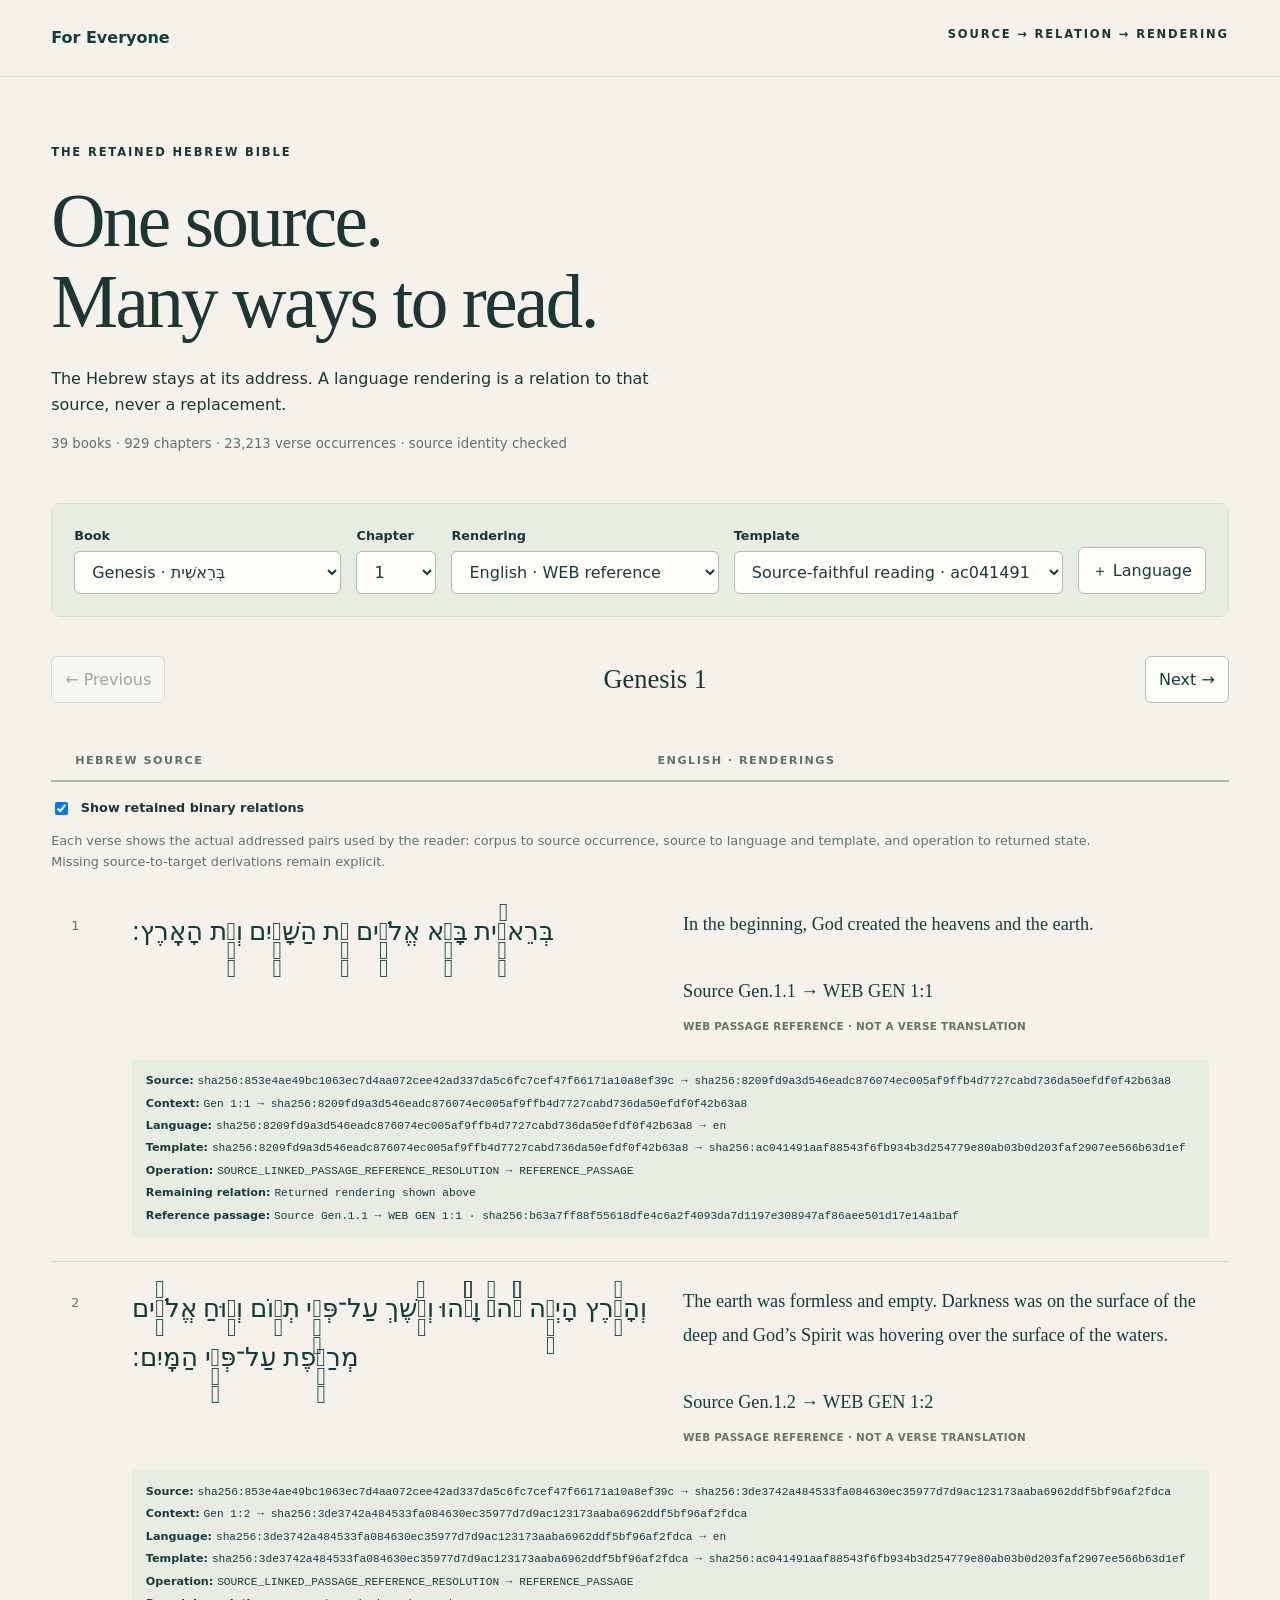
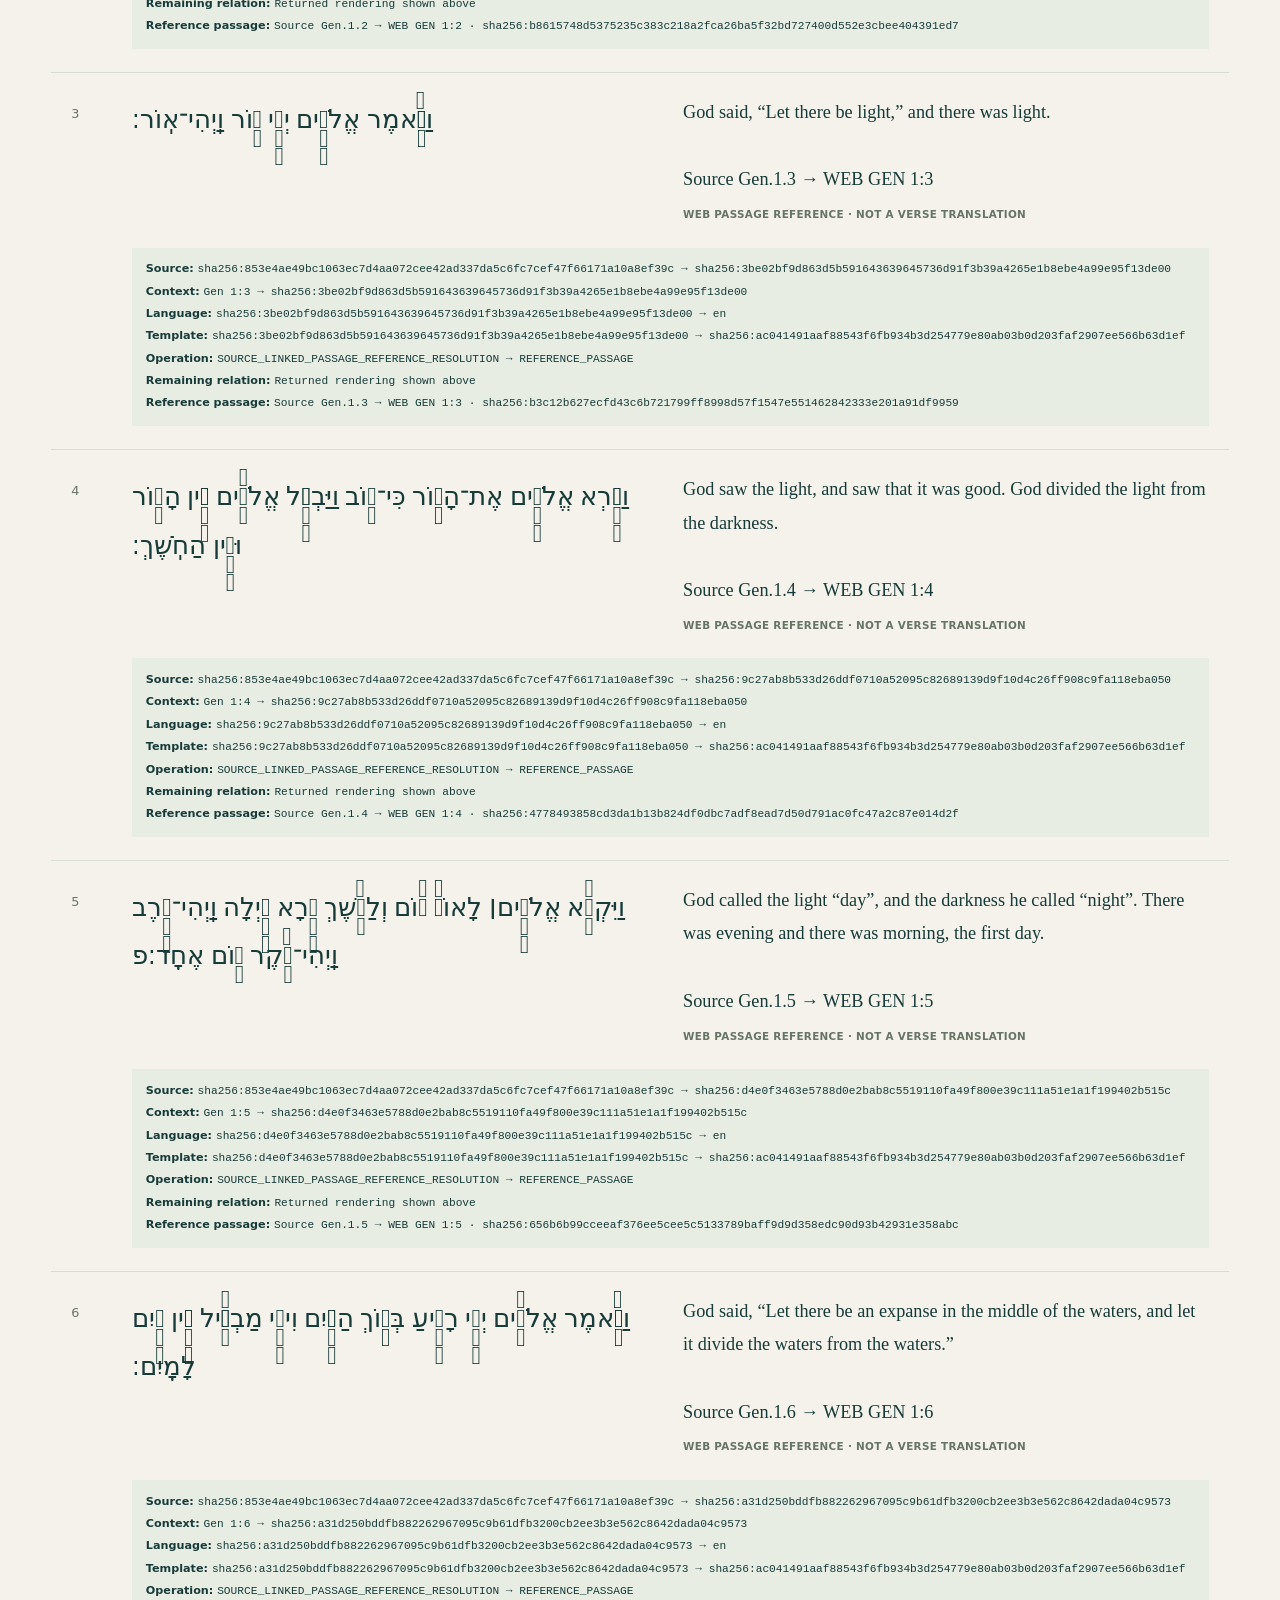
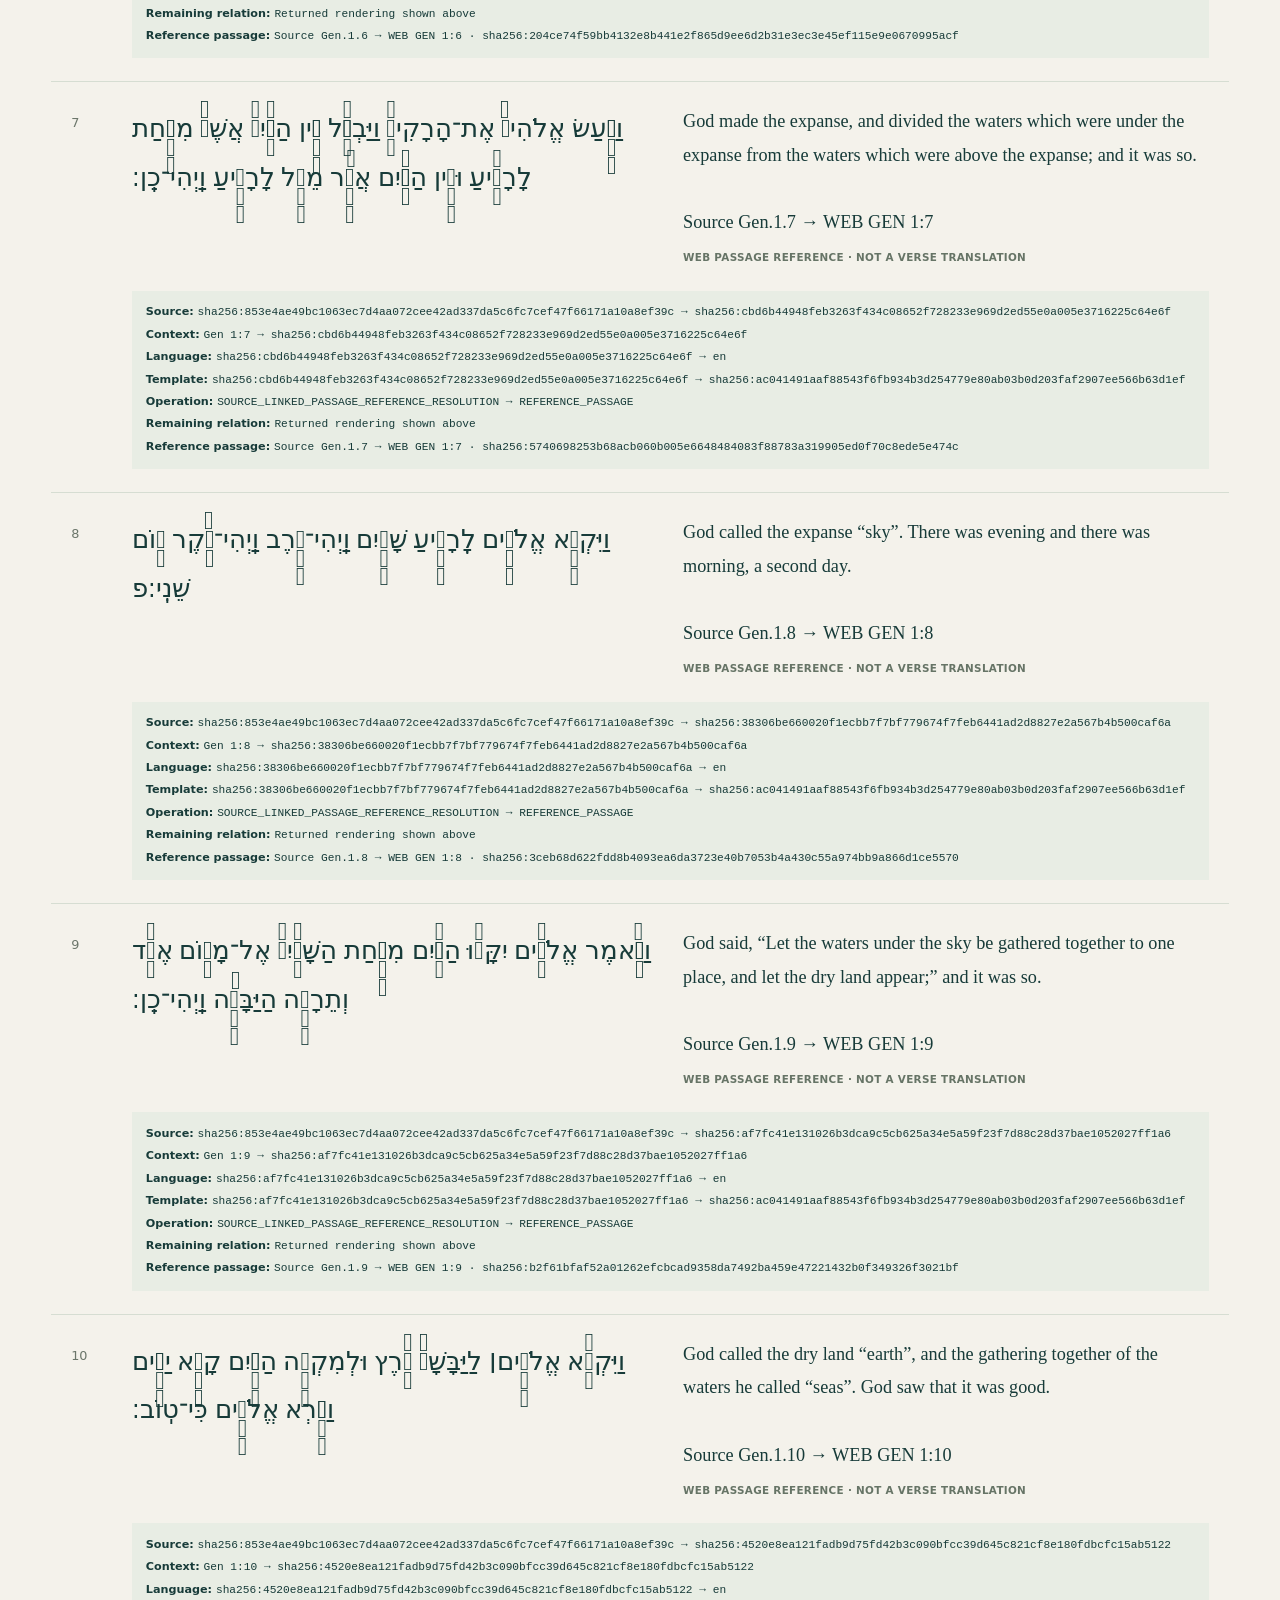
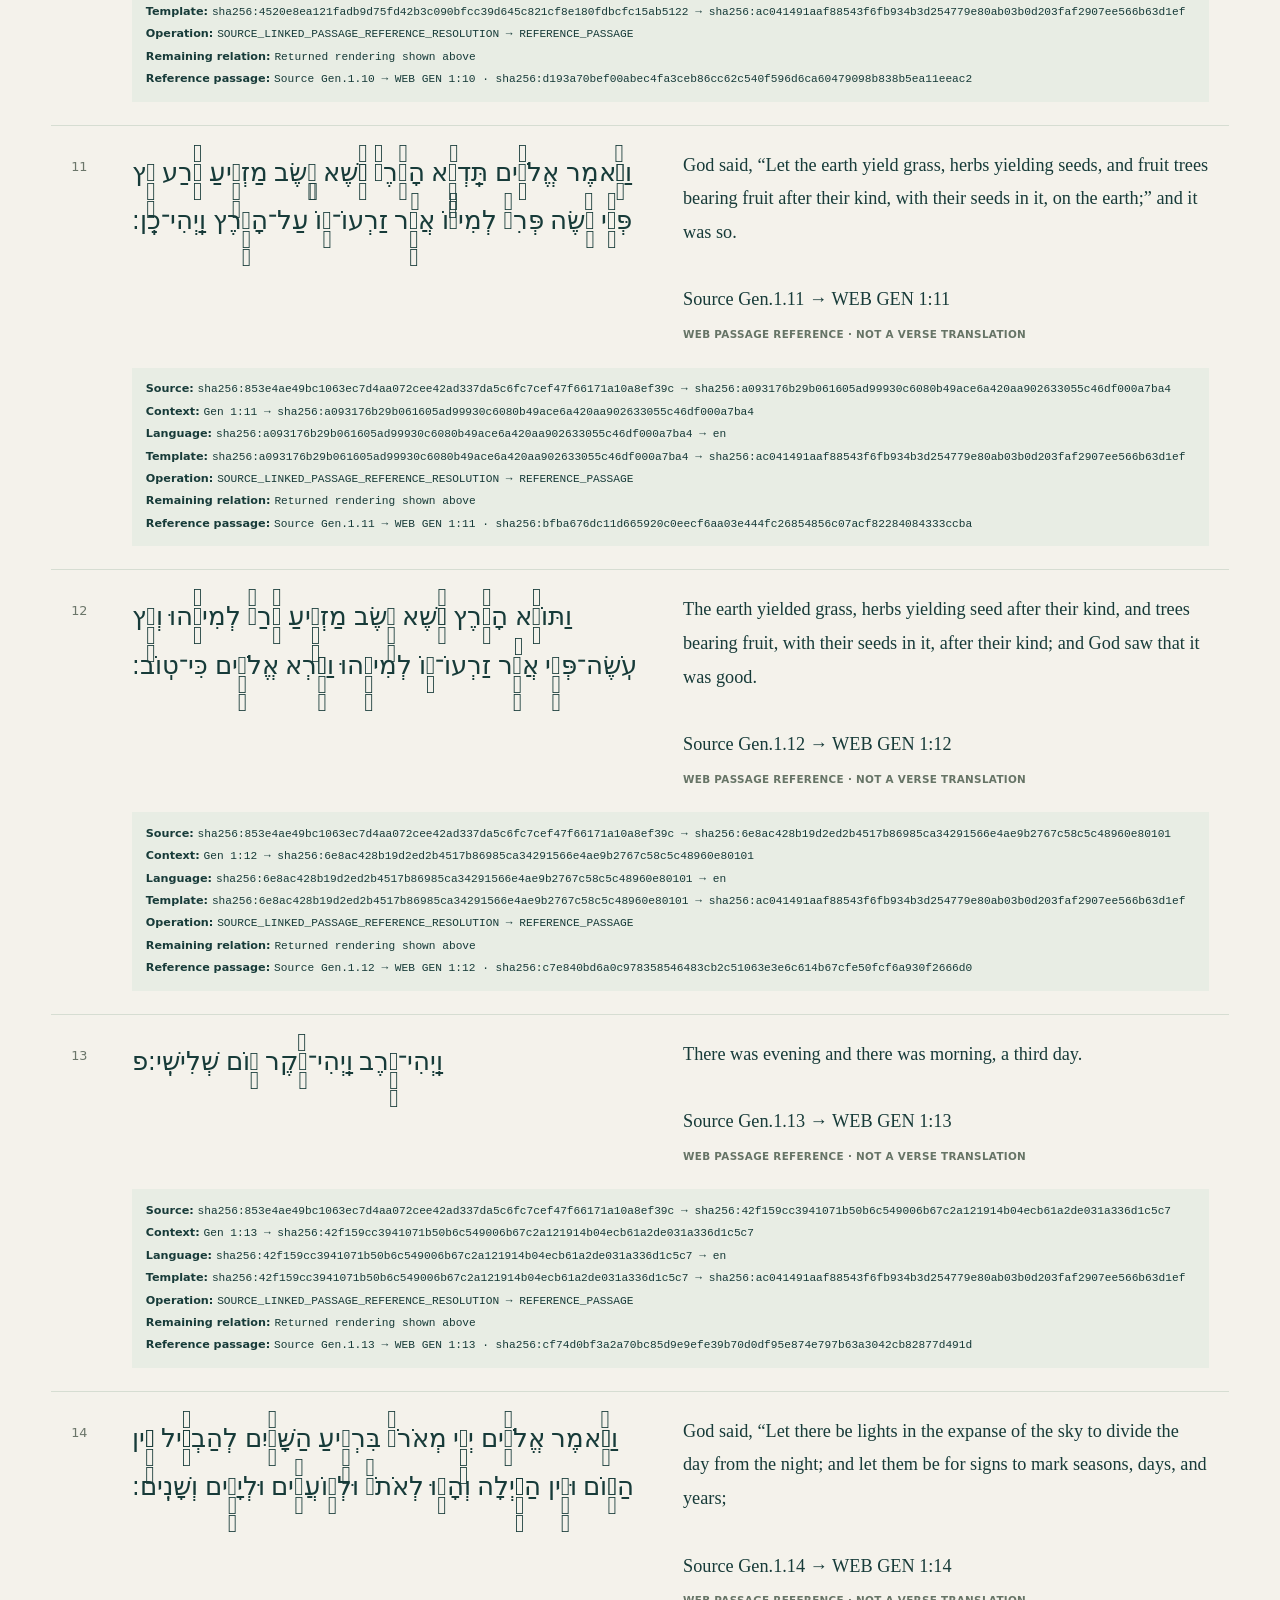
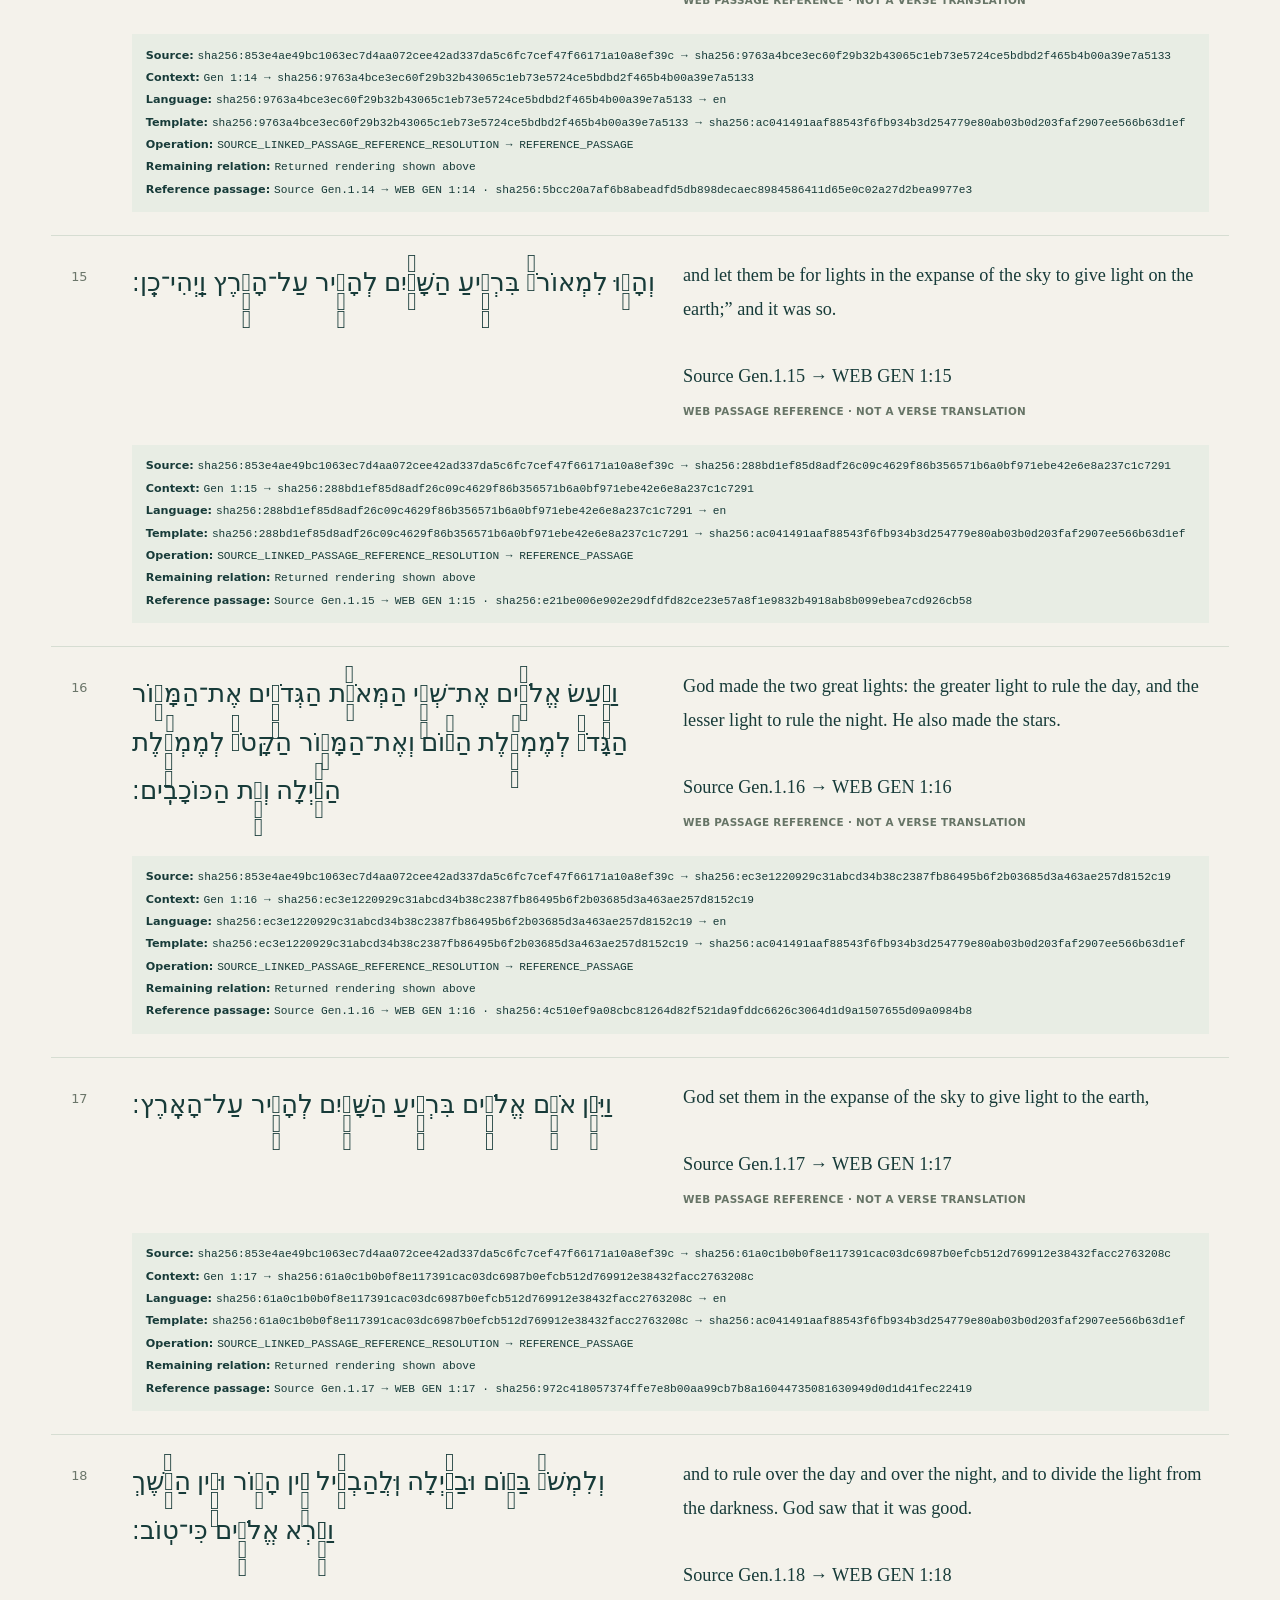
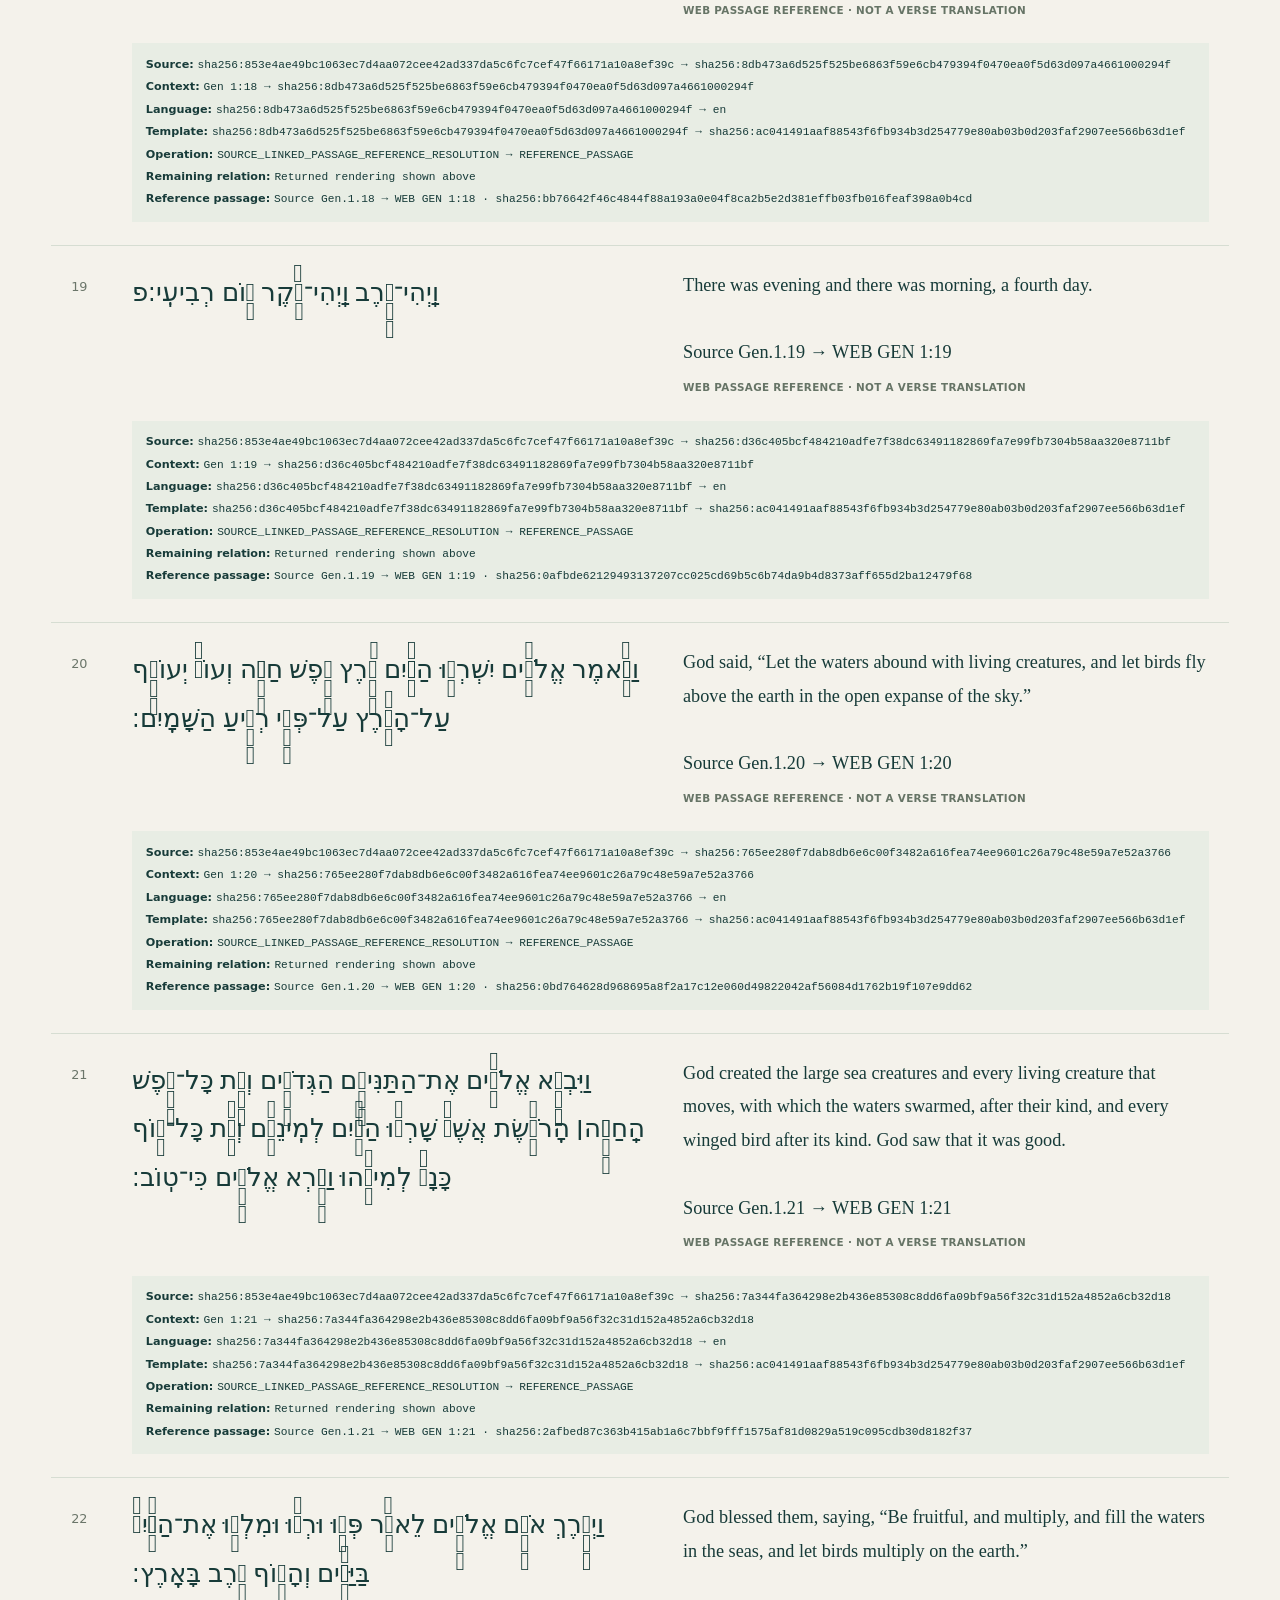
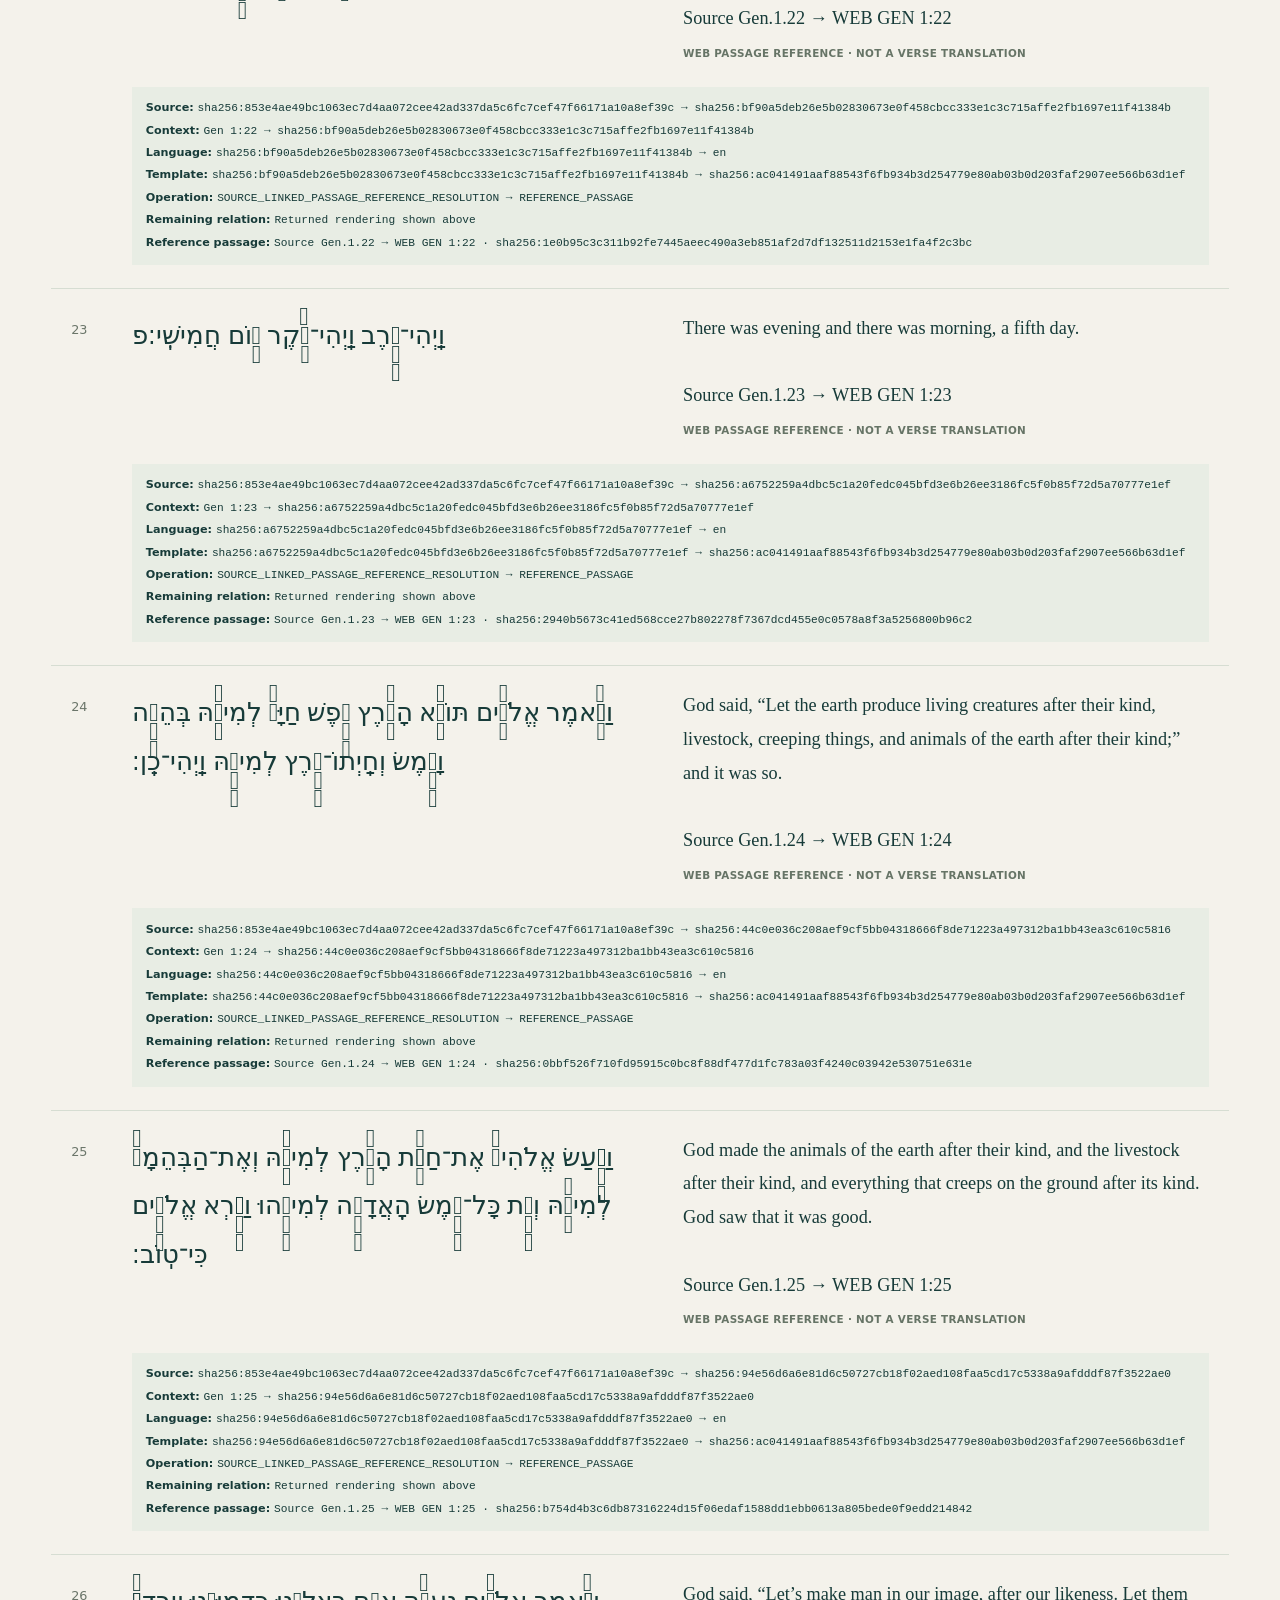
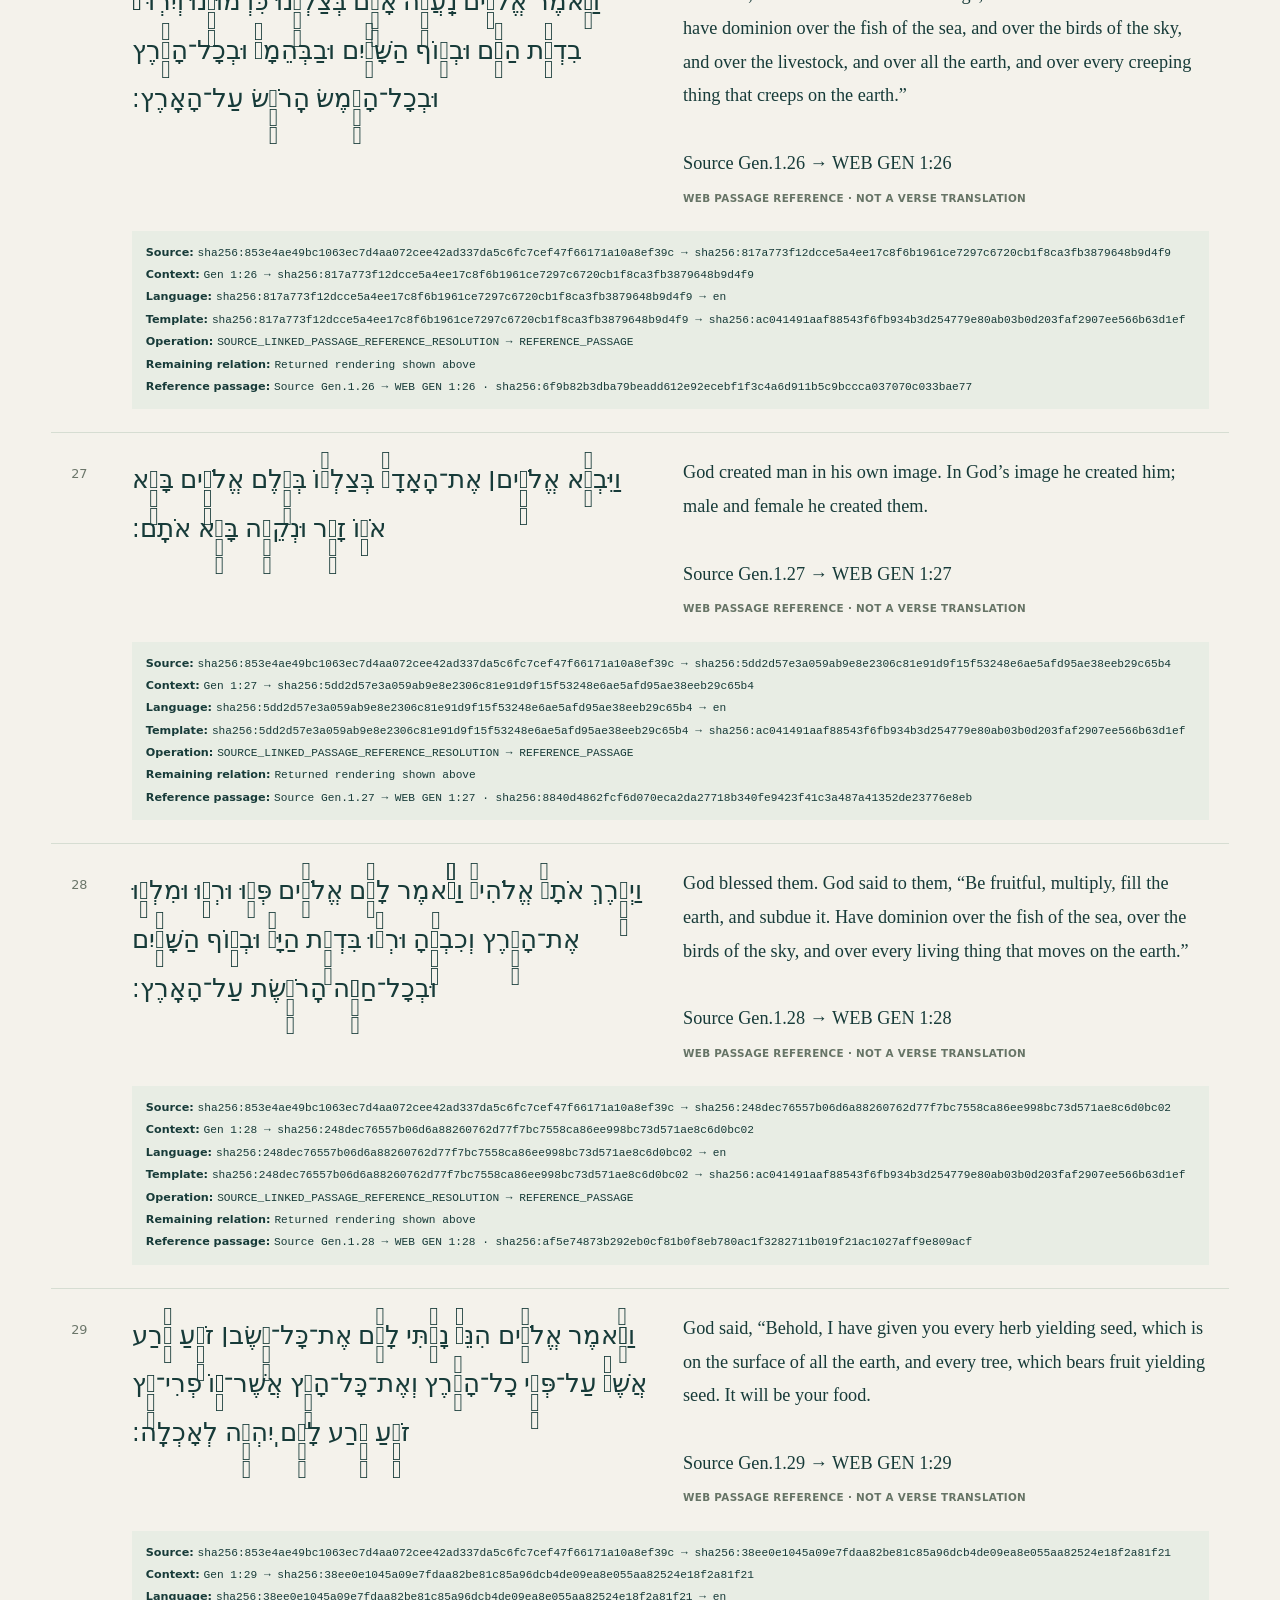
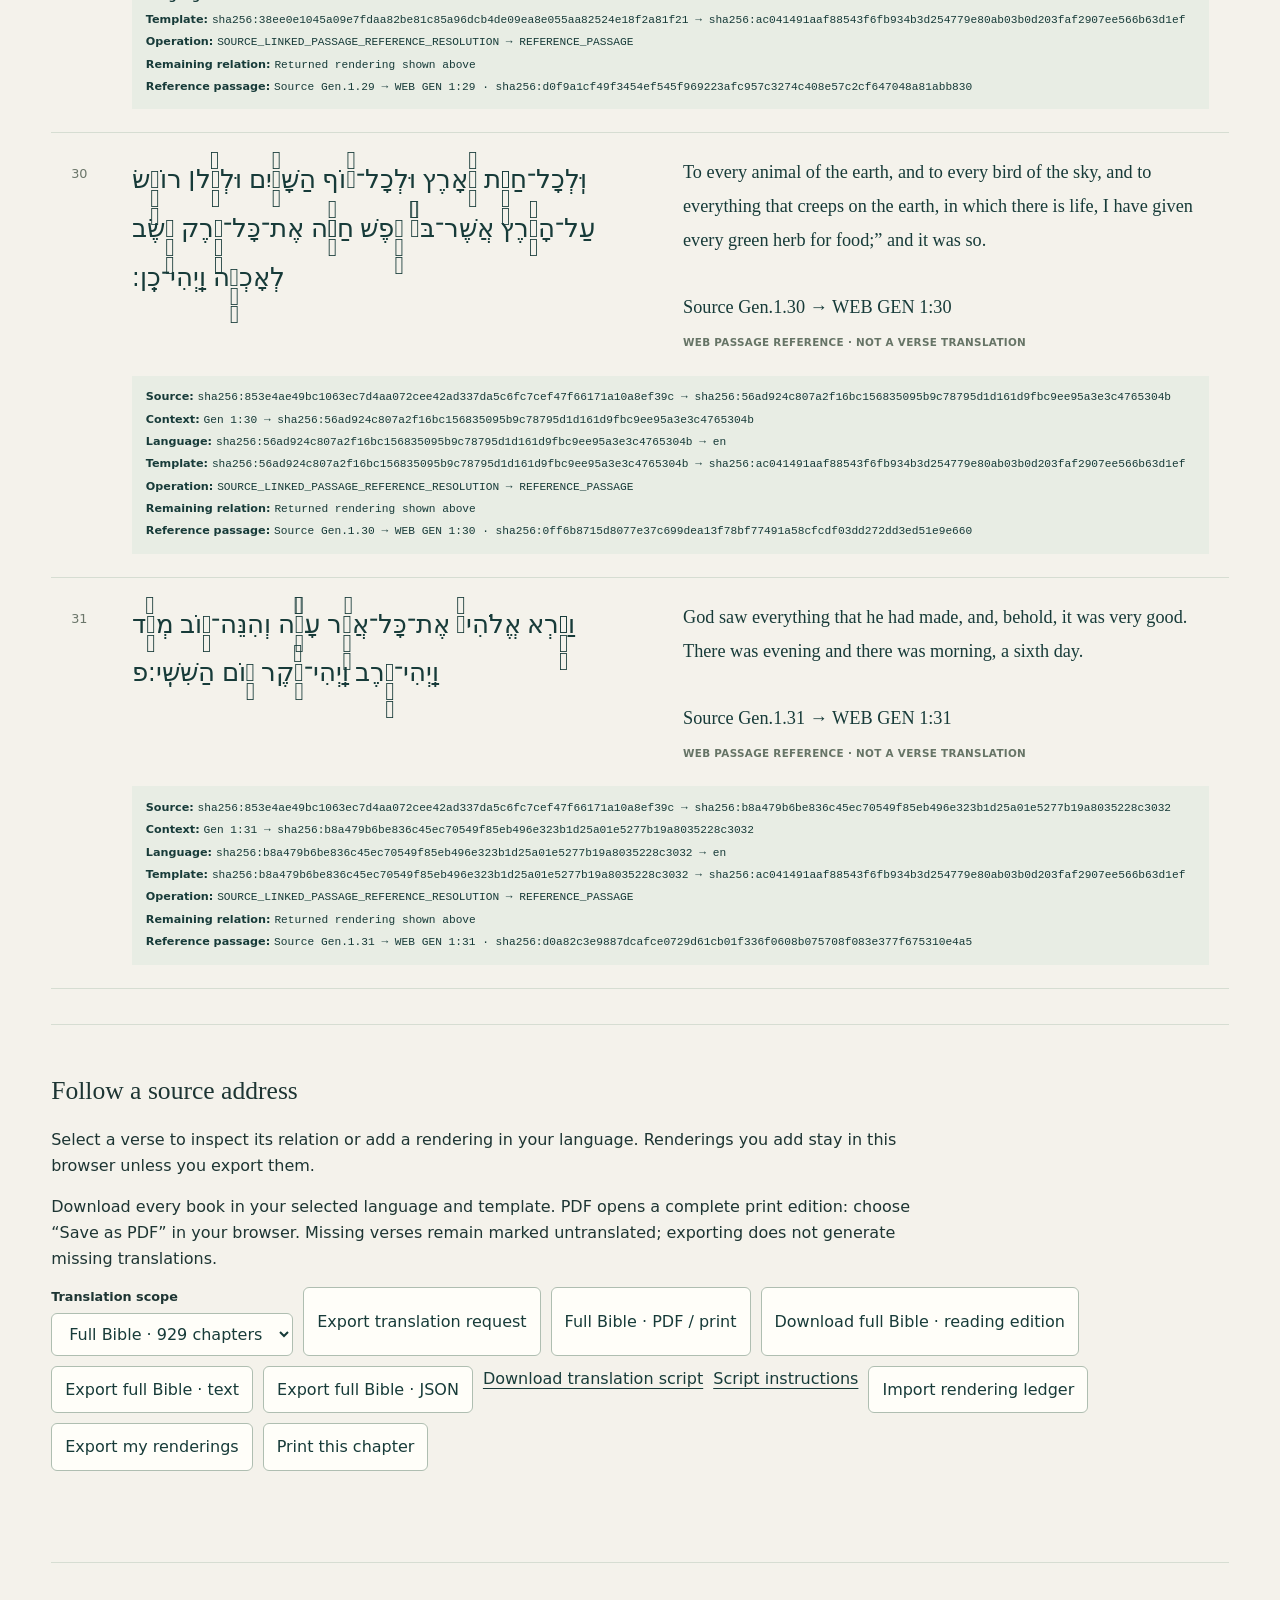
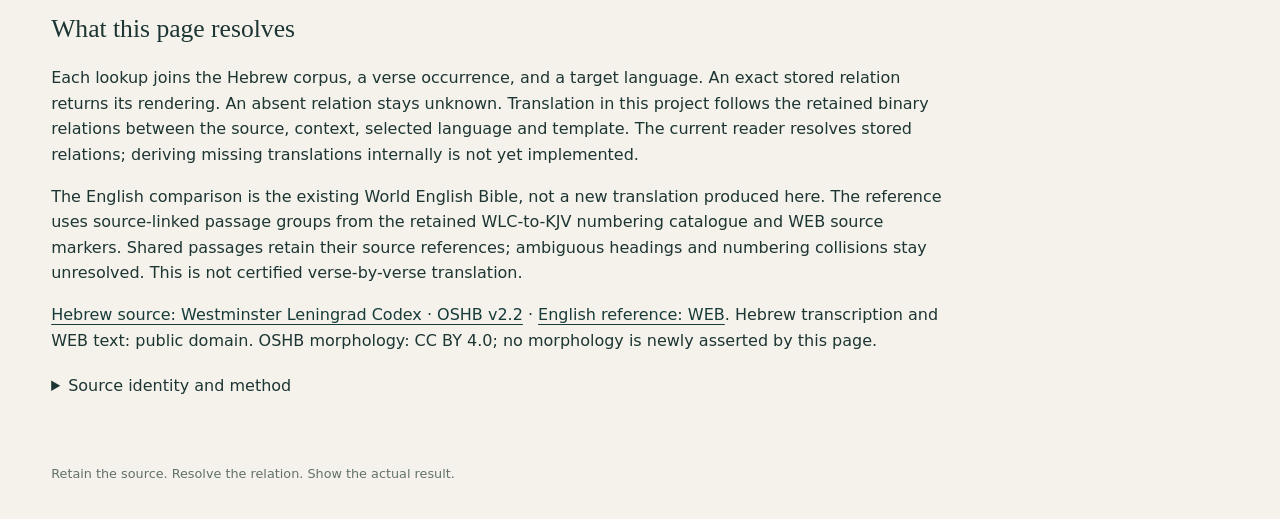
<file: hebrew-bible/index.html>
<!doctype html>
<html lang="en"><head><meta charset="utf-8"><meta name="viewport" content="width=device-width,initial-scale=1"><meta name="theme-color" content="#173b39"><meta name="description" content="Read the retained Hebrew Bible and resolve language renderings by their exact source verse address."><title>Hebrew Bible · Ledger Reader</title><link rel="stylesheet" href="styles.css"><script type="module" src="app.js"></script></head><body><a class="skip" href="#reader">Skip to reading</a><header><a class="home" href="../">For Everyone</a><span class="eyebrow">SOURCE → RELATION → RENDERING</span></header><main><section class="intro"><p class="eyebrow">THE RETAINED HEBREW BIBLE</p><h1>One source.<br>Many ways to read.</h1><p>The Hebrew stays at its address. A language rendering is a relation to that source, never a replacement.</p><p id="load-status" role="status" aria-live="polite">Opening the retained source…</p></section><section id="workspace" hidden><form class="controls" id="navigation"><label>Book<select id="book"></select></label><label>Chapter<select id="chapter"></select></label><label>Rendering<select id="language"><option value="en">English · WEB reference</option><option value="he">Original Hebrew</option><option value="ab">Abkhazian</option><option value="aa">Afar</option><option value="af">Afrikaans</option><option value="ak">Akan</option><option value="tw">Akan</option><option value="sq">Albanian</option><option value="am">Amharic</option><option value="ar">Arabic</option><option value="an">Aragonese</option><option value="hy">Armenian</option><option value="as">Assamese</option><option value="av">Avaric</option><option value="ae">Avestan</option><option value="ay">Aymara</option><option value="az">Azerbaijani</option><option value="bm">Bambara</option><option value="bn">Bangla</option><option value="ba">Bashkir</option><option value="eu">Basque</option><option value="be">Belarusian</option><option value="bh">Bhojpuri</option><option value="bi">Bislama</option><option value="bs">Bosnian</option><option value="br">Breton</option><option value="bg">Bulgarian</option><option value="my">Burmese</option><option value="ca">Catalan</option><option value="ch">Chamorro</option><option value="ce">Chechen</option><option value="zh">Chinese</option><option value="cu">Church Slavic</option><option value="cv">Chuvash</option><option value="kw">Cornish</option><option value="co">Corsican</option><option value="cr">Cree</option><option value="hr">Croatian</option><option value="cs">Czech</option><option value="da">Danish</option><option value="dv">Divehi</option><option value="nl">Dutch</option><option value="dz">Dzongkha</option><option value="eo">Esperanto</option><option value="et">Estonian</option><option value="ee">Ewe</option><option value="fo">Faroese</option><option value="fj">Fijian</option><option value="tl">Filipino</option><option value="fi">Finnish</option><option value="fr">French</option><option value="ff">Fula</option><option value="gl">Galician</option><option value="lg">Ganda</option><option value="ka">Georgian</option><option value="de">German</option><option value="el">Greek</option><option value="gn">Guarani</option><option value="gu">Gujarati</option><option value="ht">Haitian Creole</option><option value="ha">Hausa</option><option value="hz">Herero</option><option value="hi">Hindi</option><option value="ho">Hiri Motu</option><option value="hu">Hungarian</option><option value="is">Icelandic</option><option value="io">Ido</option><option value="ig">Igbo</option><option value="id">Indonesian</option><option value="ia">Interlingua</option><option value="ie">Interlingue</option><option value="iu">Inuktitut</option><option value="ik">Inupiaq</option><option value="ga">Irish</option><option value="it">Italian</option><option value="ja">Japanese</option><option value="jv">Javanese</option><option value="kl">Kalaallisut</option><option value="kn">Kannada</option><option value="kr">Kanuri</option><option value="ks">Kashmiri</option><option value="kk">Kazakh</option><option value="km">Khmer</option><option value="ki">Kikuyu</option><option value="rw">Kinyarwanda</option><option value="kv">Komi</option><option value="kg">Kongo</option><option value="ko">Korean</option><option value="kj">Kuanyama</option><option value="ku">Kurdish</option><option value="ky">Kyrgyz</option><option value="lo">Lao</option><option value="la">Latin</option><option value="lv">Latvian</option><option value="li">Limburgish</option><option value="ln">Lingala</option><option value="lt">Lithuanian</option><option value="lu">Luba-Katanga</option><option value="lb">Luxembourgish</option><option value="mk">Macedonian</option><option value="mg">Malagasy</option><option value="ms">Malay</option><option value="ml">Malayalam</option><option value="mt">Maltese</option><option value="gv">Manx</option><option value="mi">Māori</option><option value="mr">Marathi</option><option value="mh">Marshallese</option><option value="mn">Mongolian</option><option value="na">Nauru</option><option value="nv">Navajo</option><option value="ng">Ndonga</option><option value="ne">Nepali</option><option value="nd">North Ndebele</option><option value="se">Northern Sami</option><option value="no">Norwegian</option><option value="nb">Norwegian Bokmål</option><option value="nn">Norwegian Nynorsk</option><option value="ny">Nyanja</option><option value="oc">Occitan</option><option value="or">Odia</option><option value="oj">Ojibwa</option><option value="om">Oromo</option><option value="os">Ossetic</option><option value="pi">Pali</option><option value="ps">Pashto</option><option value="fa">Persian</option><option value="pl">Polish</option><option value="pt">Portuguese</option><option value="pa">Punjabi</option><option value="qu">Quechua</option><option value="ro">Romanian</option><option value="rm">Romansh</option><option value="rn">Rundi</option><option value="ru">Russian</option><option value="sm">Samoan</option><option value="sg">Sango</option><option value="sa">Sanskrit</option><option value="sc">Sardinian</option><option value="gd">Scottish Gaelic</option><option value="sr">Serbian</option><option value="sn">Shona</option><option value="ii">Sichuan Yi</option><option value="sd">Sindhi</option><option value="si">Sinhala</option><option value="sk">Slovak</option><option value="sl">Slovenian</option><option value="so">Somali</option><option value="nr">South Ndebele</option><option value="st">Southern Sotho</option><option value="es">Spanish</option><option value="su">Sundanese</option><option value="sw">Swahili</option><option value="ss">Swati</option><option value="sv">Swedish</option><option value="ty">Tahitian</option><option value="tg">Tajik</option><option value="ta">Tamil</option><option value="tt">Tatar</option><option value="te">Telugu</option><option value="th">Thai</option><option value="bo">Tibetan</option><option value="ti">Tigrinya</option><option value="to">Tongan</option><option value="ts">Tsonga</option><option value="tn">Tswana</option><option value="tr">Turkish</option><option value="tk">Turkmen</option><option value="uk">Ukrainian</option><option value="ur">Urdu</option><option value="ug">Uyghur</option><option value="uz">Uzbek</option><option value="ve">Venda</option><option value="vi">Vietnamese</option><option value="vo">Volapük</option><option value="wa">Walloon</option><option value="cy">Welsh</option><option value="fy">Western Frisian</option><option value="wo">Wolof</option><option value="xh">Xhosa</option><option value="yi">Yiddish</option><option value="yo">Yoruba</option><option value="za">Zhuang</option><option value="zu">Zulu</option></select></label><label>Template<select id="template"><option value="source-faithful">Source-faithful reading</option><option value="plain-reading">Plain-language reading</option><option value="custom">Custom template…</option></select></label><button type="button" id="add-language">＋ Language</button></form><div class="reading-bar"><button id="prev" aria-label="Previous chapter">← Previous</button><h2 id="chapter-title"></h2><button id="next" aria-label="Next chapter">Next →</button></div><div class="column-headings"><span>HEBREW SOURCE</span><span id="target-heading">ENGLISH · PASSAGE REFERENCES</span></div><label class="relation-switch"><input id="show-relations" type="checkbox" checked> Show retained binary relations</label><p class="relation-explanation">Each verse shows the actual addressed pairs used by the reader: corpus to source occurrence, source to language and template, and operation to returned state. Missing source-to-target derivations remain explicit.</p><section id="reader" tabindex="-1" aria-label="Bible verses"></section><section class="tools"><h2>Follow a source address</h2><p>Select a verse to inspect its relation or add a rendering in your language. Renderings you add stay in this browser unless you export them.</p><p>Download every book in your selected language and template. PDF opens a complete print edition: choose “Save as PDF” in your browser. Missing verses remain marked untranslated; exporting does not generate missing translations.</p><div class="tool-buttons"><label>Translation scope<select id="translation-scope"><option value="corpus">Full Bible · 929 chapters</option><option value="book">Selected book</option><option value="request">Selected chapter</option></select></label><button id="request-translation">Export translation request</button><button id="export-full-pdf">Full Bible · PDF / print</button><button id="export-full-html">Download full Bible · reading edition</button><button id="export-full-text">Export full Bible · text</button><button id="export-full-json">Export full Bible · JSON</button><a class="script-link" href="translate.py" download>Download translation script</a><a class="script-link" href="README.md">Script instructions</a><button id="import">Import rendering ledger</button><button id="export">Export my renderings</button><button id="print">Print this chapter</button></div><input type="file" id="import-file" accept="application/json,.json" hidden><p id="tool-status" role="status" aria-live="polite"></p></section></section><section class="about"><h2>What this page resolves</h2><p>Each lookup joins the Hebrew corpus, a verse occurrence, and a target language. An exact stored relation returns its rendering. An absent relation stays unknown. Translation in this project follows the retained binary relations between the source, context, selected language and template. The current reader resolves stored relations; deriving missing translations internally is not yet implemented.</p><p>The English comparison is the existing World English Bible, not a new translation produced here. The reference uses source-linked passage groups from the retained WLC-to-KJV numbering catalogue and WEB source markers. Shared passages retain their source references; ambiguous headings and numbering collisions stay unresolved. This is not certified verse-by-verse translation.</p><p><a href="https://github.com/openscriptures/morphhb/releases/tag/v.2.2">Hebrew source: Westminster Leningrad Codex · OSHB v2.2</a> · <a href="https://ebible.org/engwebp/copyright.htm">English reference: WEB</a>. Hebrew transcription and WEB text: public domain. OSHB morphology: CC BY 4.0; no morphology is newly asserted by this page.</p><details><summary>Source identity and method</summary><p id="source-identity"></p><p>Local renderings are labelled user-provided. Importing or storing a relation does not verify linguistic accuracy or causal equivalence. No AI service, paid API or automatic external translation runs in this page. The downloadable script reuses WHY Translate: exact ledger lookup first, optional generation only with its explicit --ai flag. Select a template, export a chapter request, run the script and import its returned rendering ledger. Generated text remains a candidate.</p></details></section></main><footer>Retain the source. Resolve the relation. Show the actual result.</footer><dialog id="verse-dialog"><form method="dialog"><button class="close" aria-label="Close verse">×</button></form><h2 id="verse-title"></h2><p class="address" id="verse-address"></p><p id="verse-source" lang="he" dir="rtl" class="hebrew"></p><p id="relation-status"></p><details><summary>Actual relation</summary><pre id="relation-details"></pre></details><form id="rendering-form"><label>Rendering language<input id="record-language" required maxlength="45" placeholder="e.g. fr, mi, lo"></label><label>Your rendering<textarea id="record-text" rows="5" required maxlength="30000"></textarea></label><label>Provenance or note<input id="record-provenance" maxlength="1500" required placeholder="Who supplied this rendering, and from what source?"></label><button type="submit">Save as user-provided rendering</button><p id="record-status" role="status"></p></form></dialog><dialog id="language-dialog"><form id="language-form"><h2>Choose a language</h2><p>Use a language tag, such as fr, mi or lo. A language without an addressed rendering remains untranslated.</p><label>Language tag<input id="new-language" maxlength="45" required></label><div class="tool-buttons"><button type="submit">Show language</button><button type="button" id="cancel-language">Cancel</button></div><p id="language-status" role="status"></p></form></dialog><dialog id="template-dialog"><form id="template-form"><h2>Selected translation template</h2><label>Template instructions<textarea id="template-text" rows="6" maxlength="6000" required></textarea></label><p>The source and uncertainty remain authoritative. A template changes the rendering request; it does not verify its result.</p><button type="submit">Use this template</button><button type="button" id="cancel-template">Cancel</button></form></dialog></body></html>
</file>
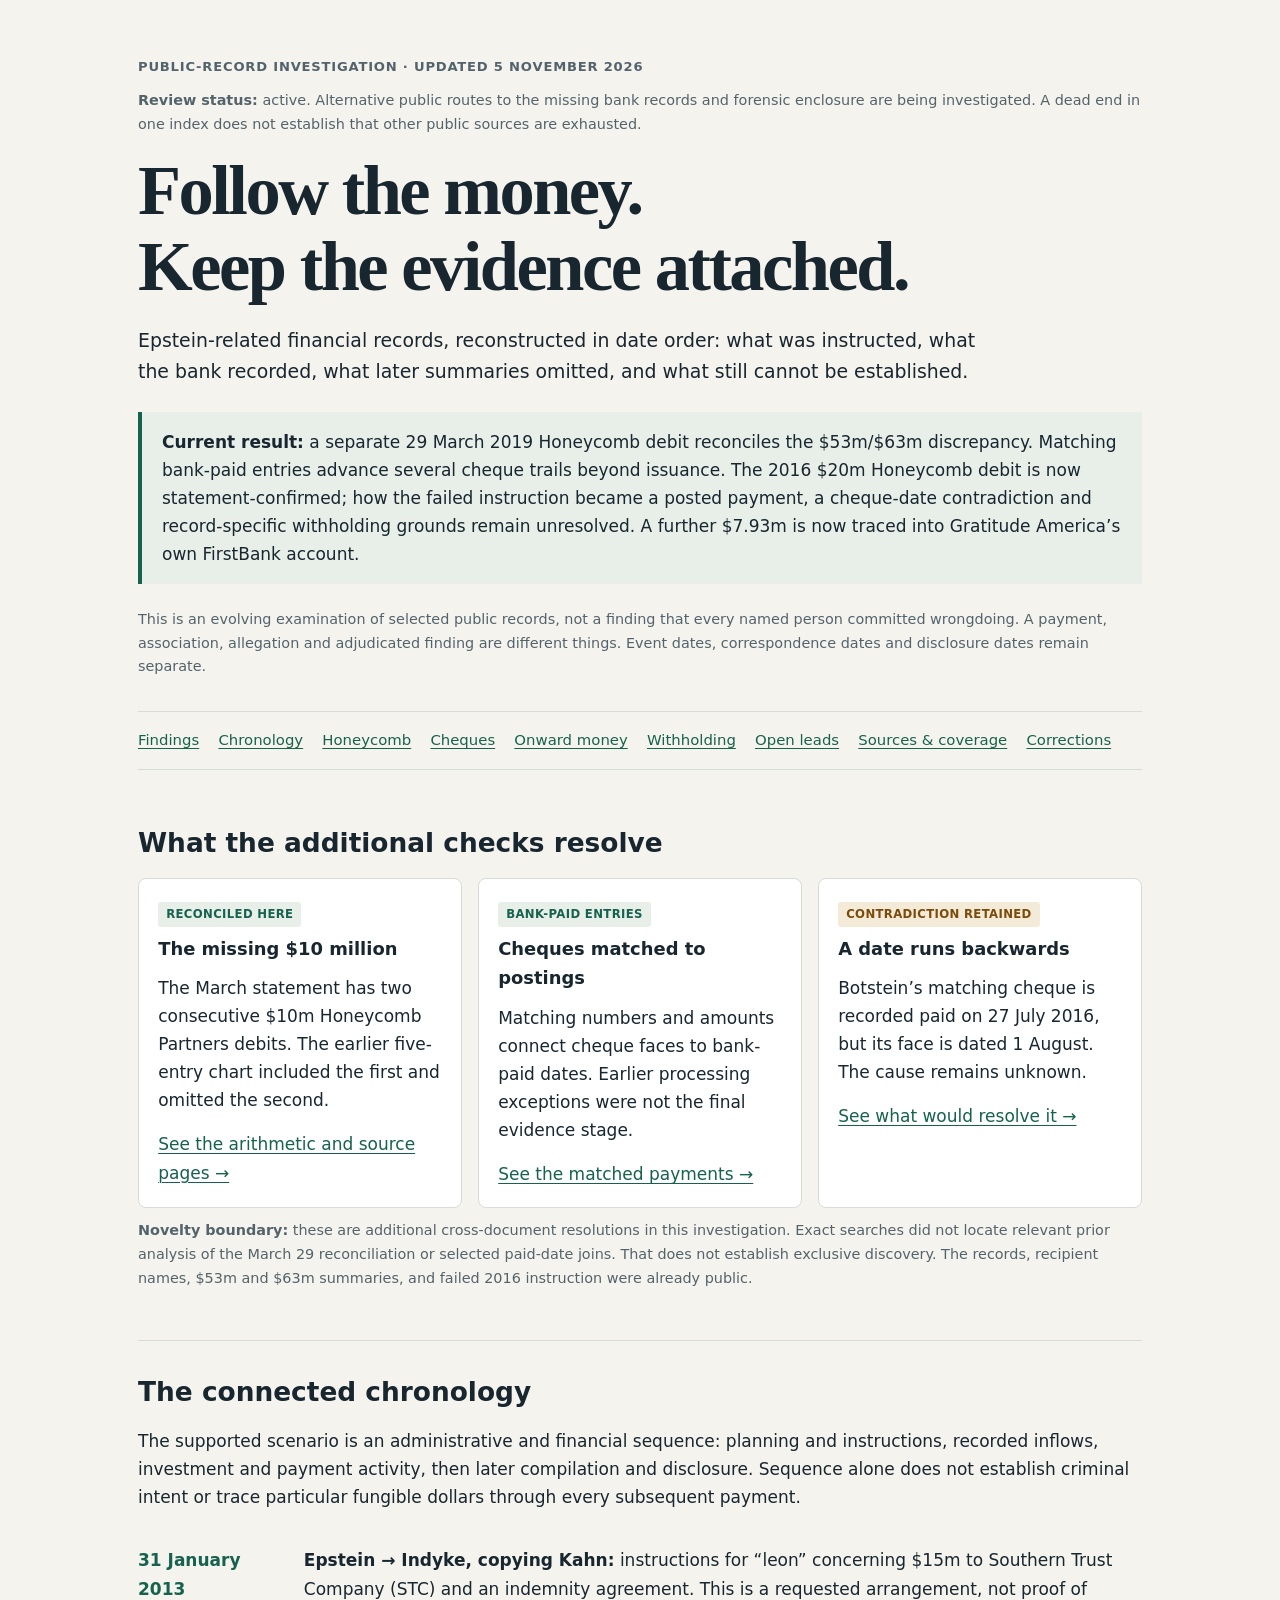
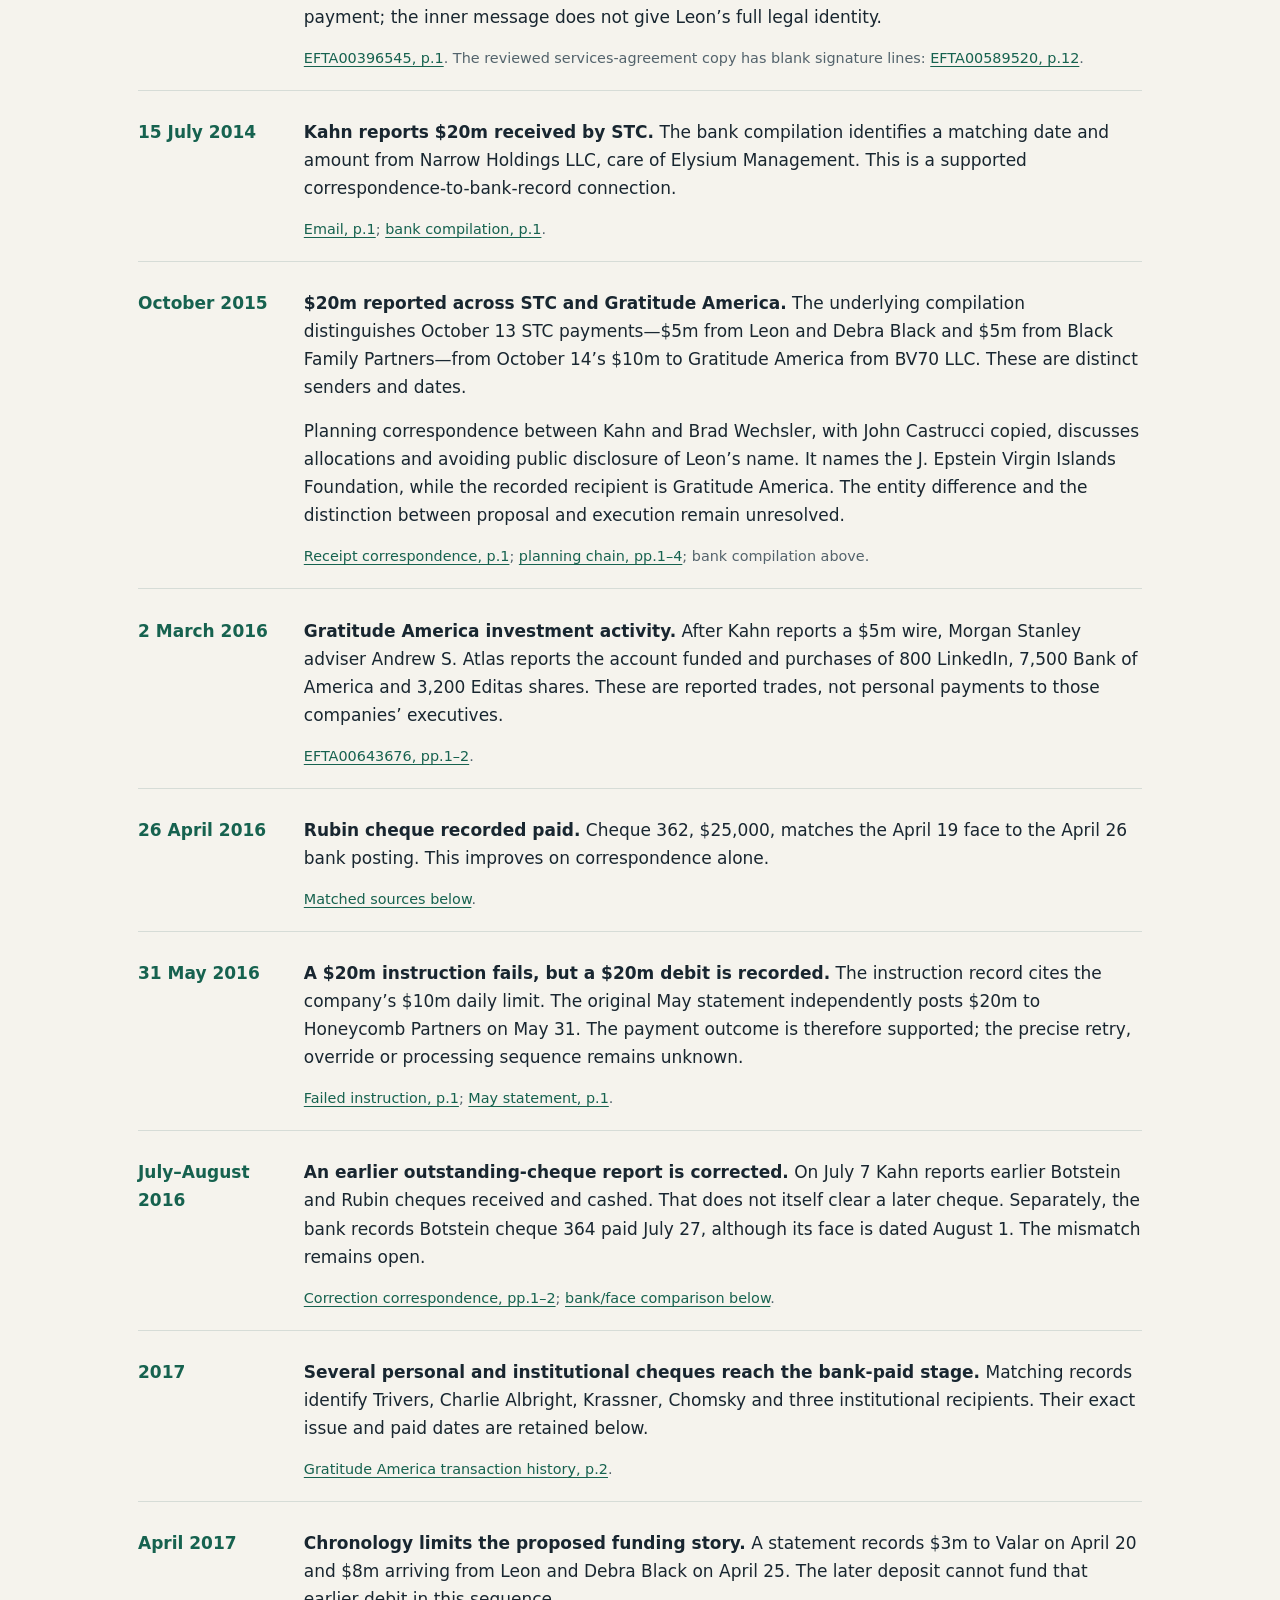
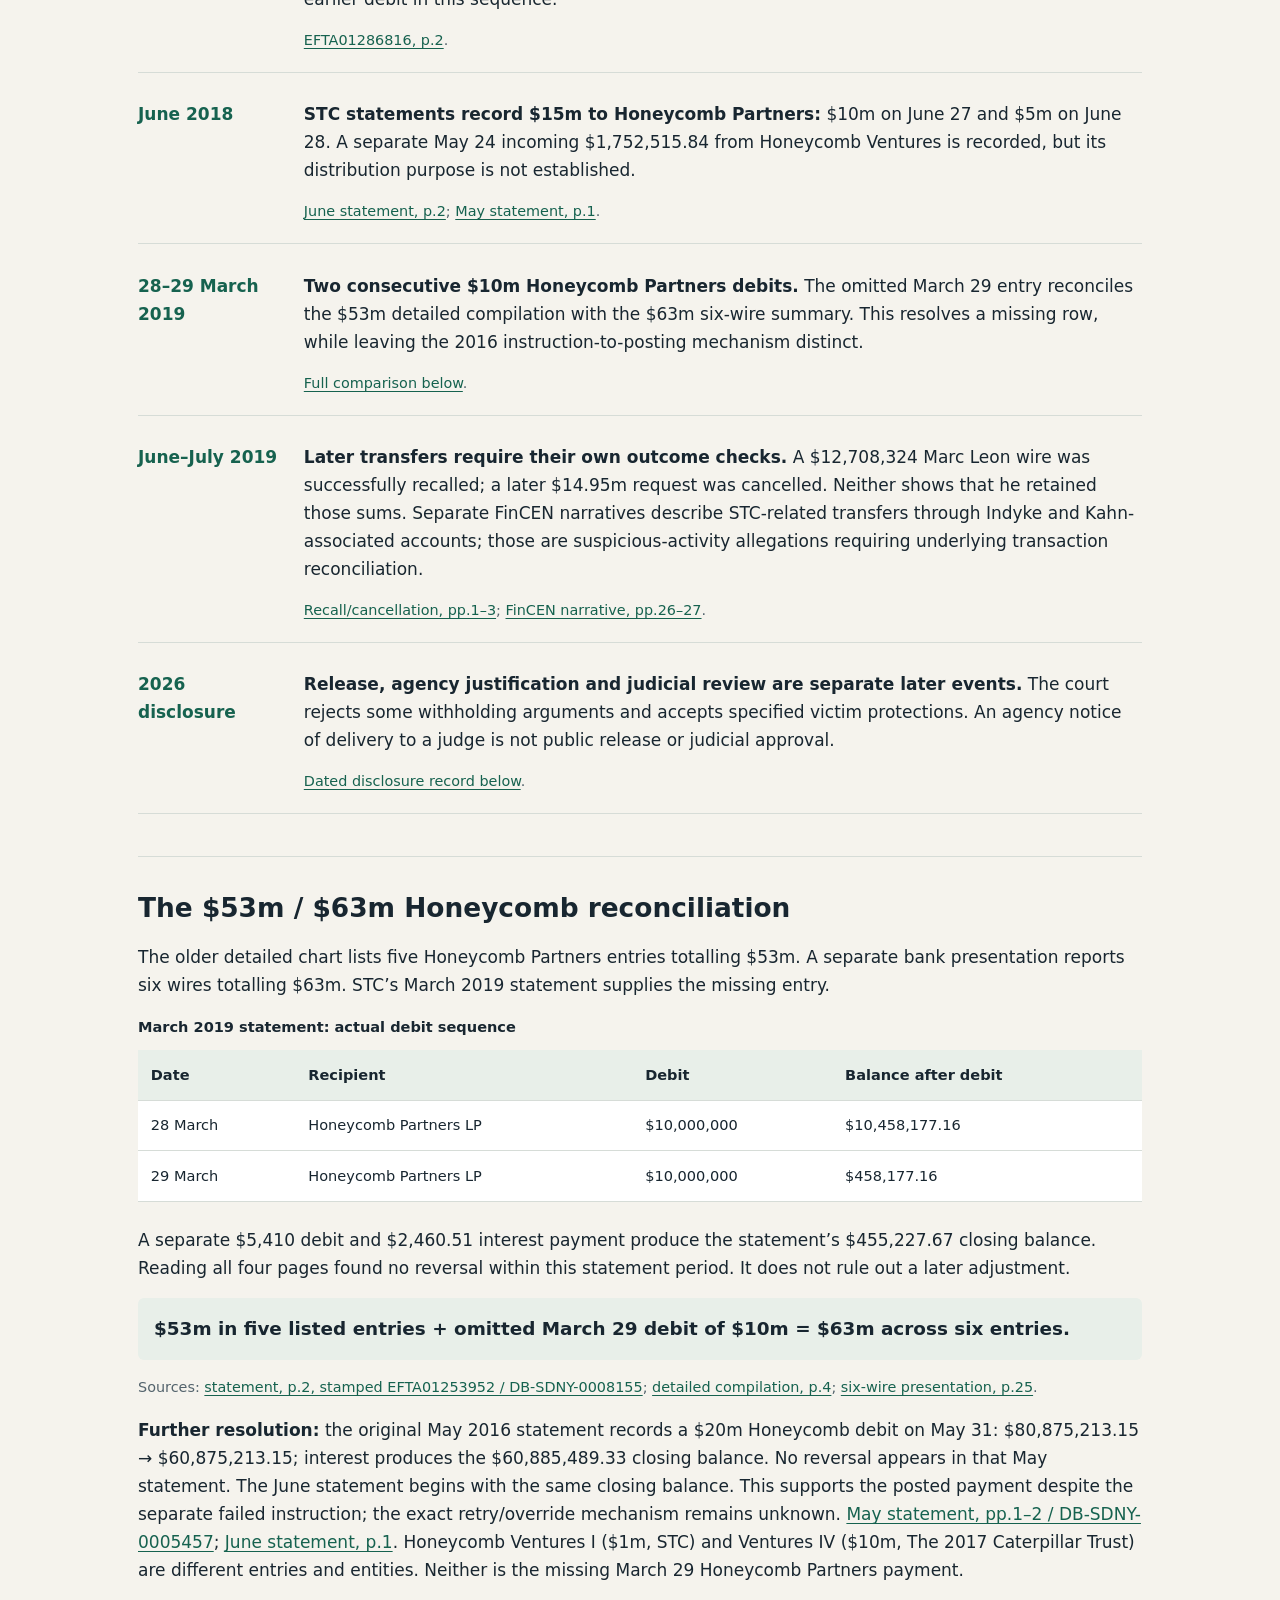
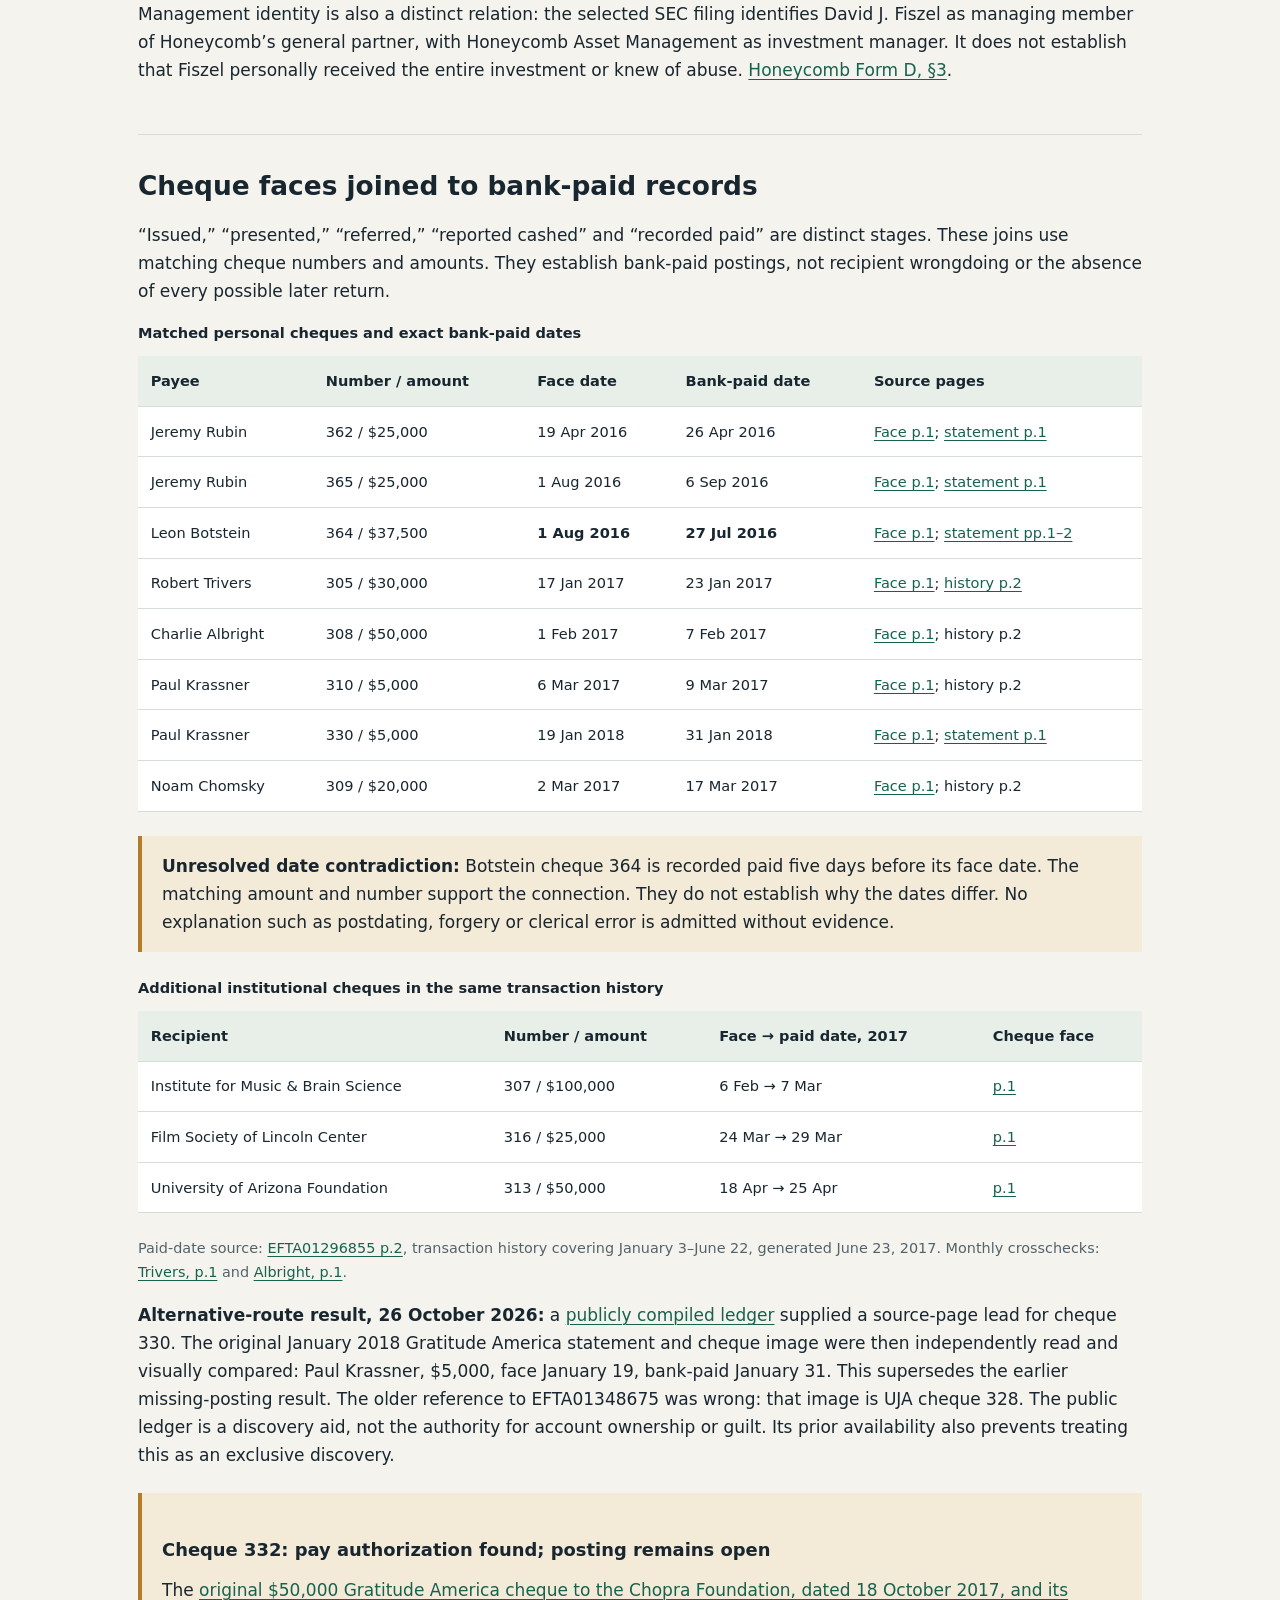
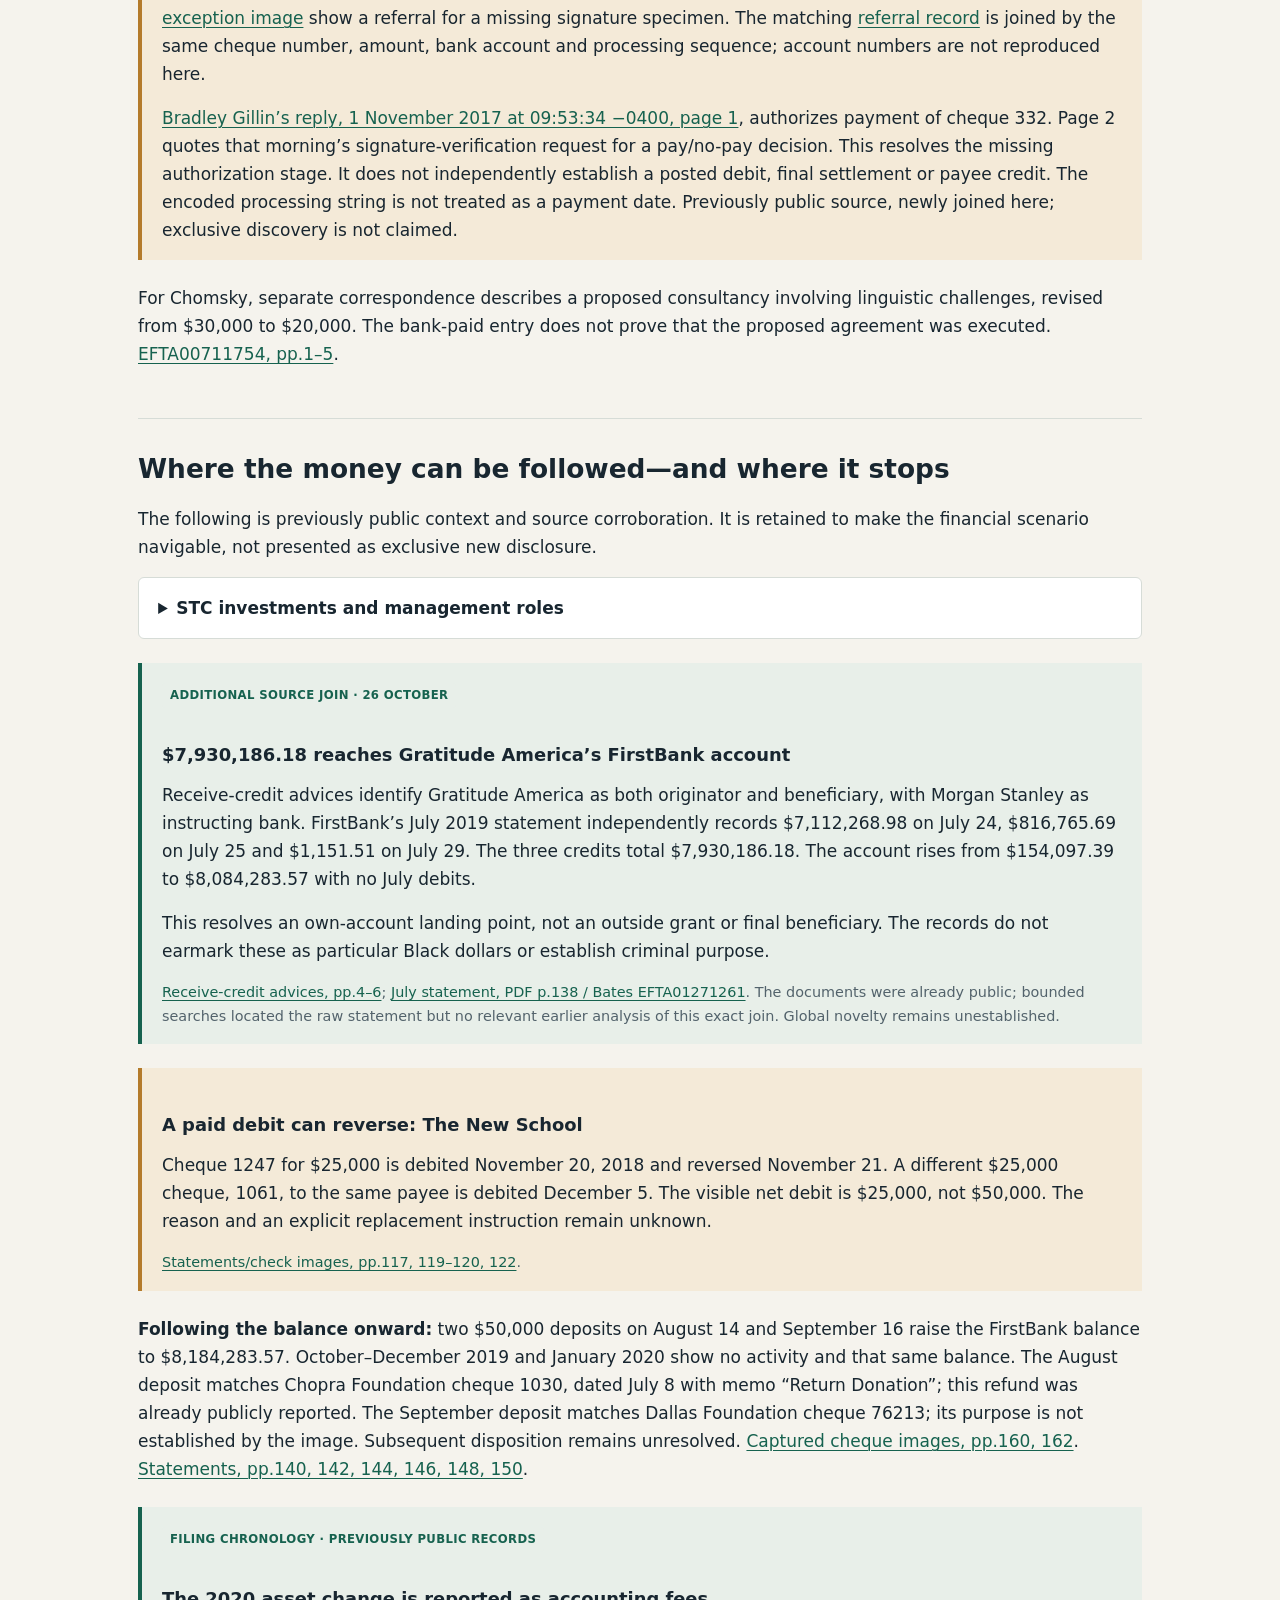
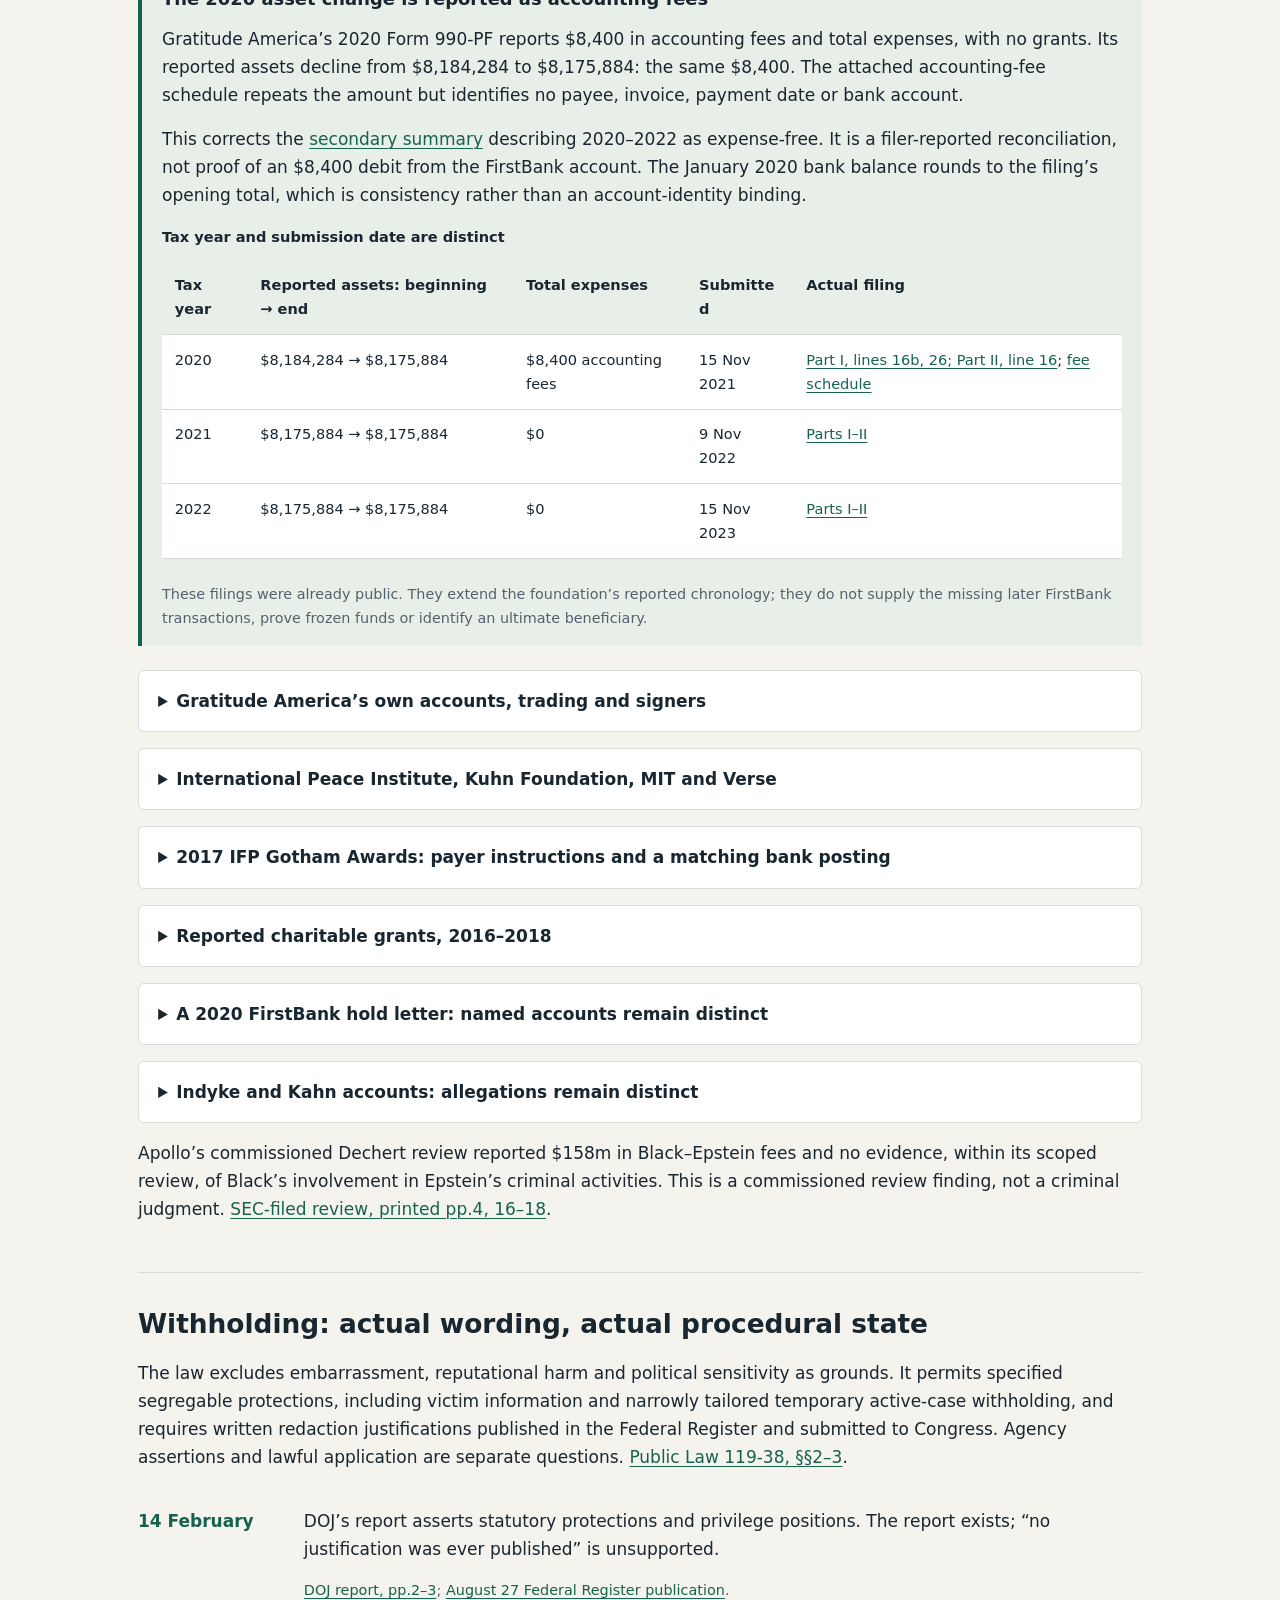
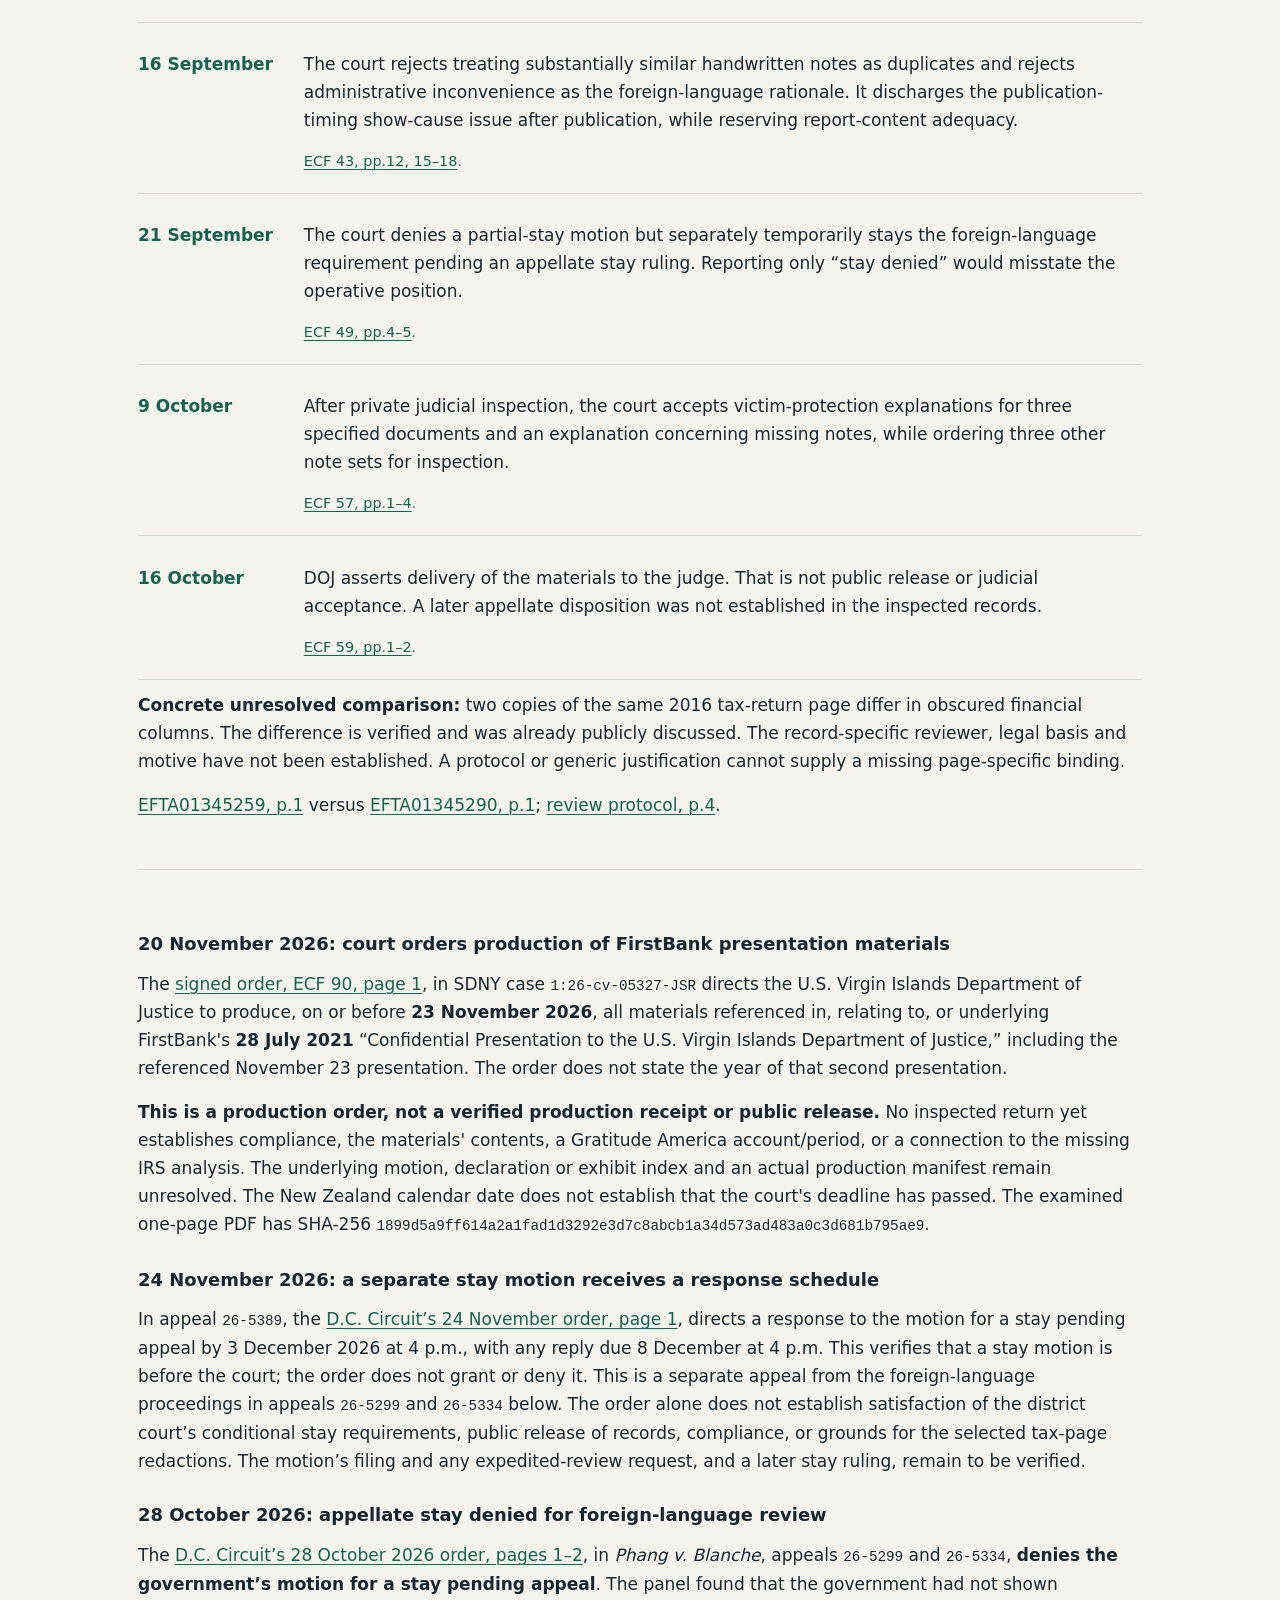
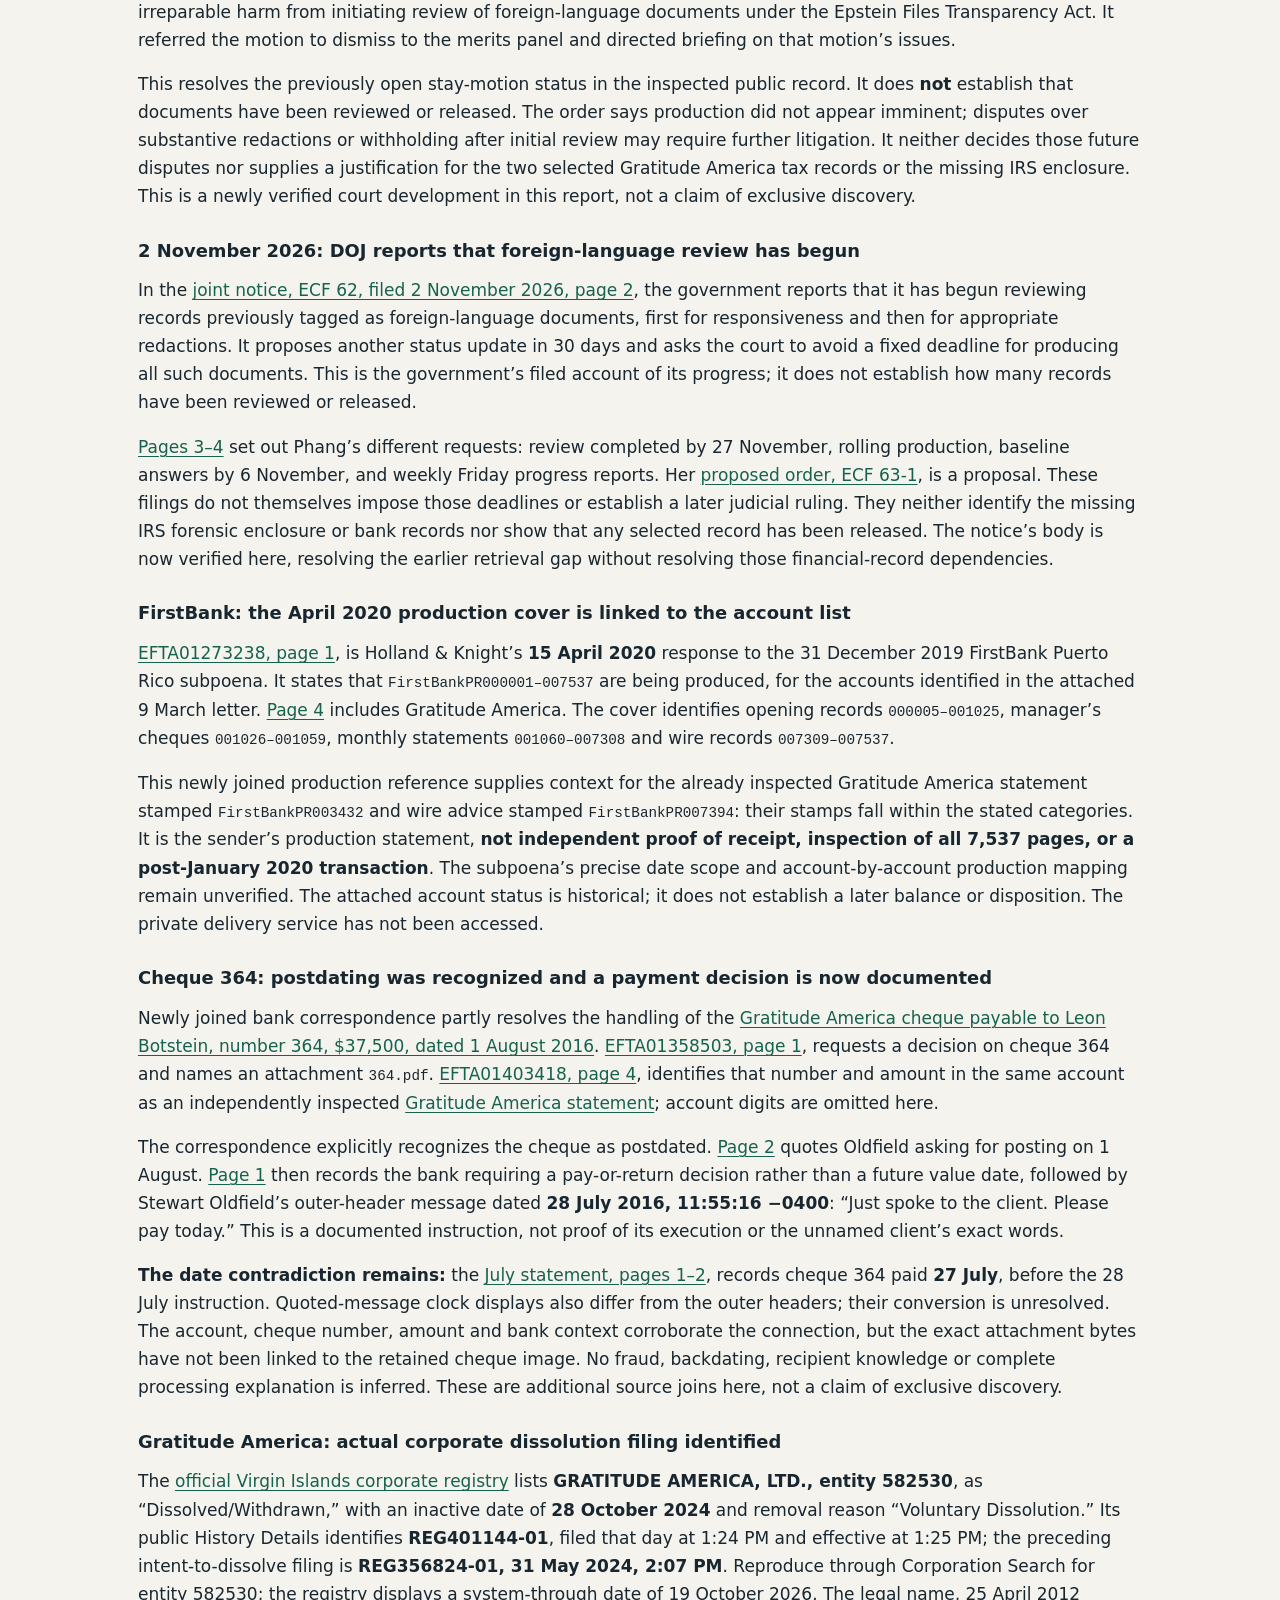
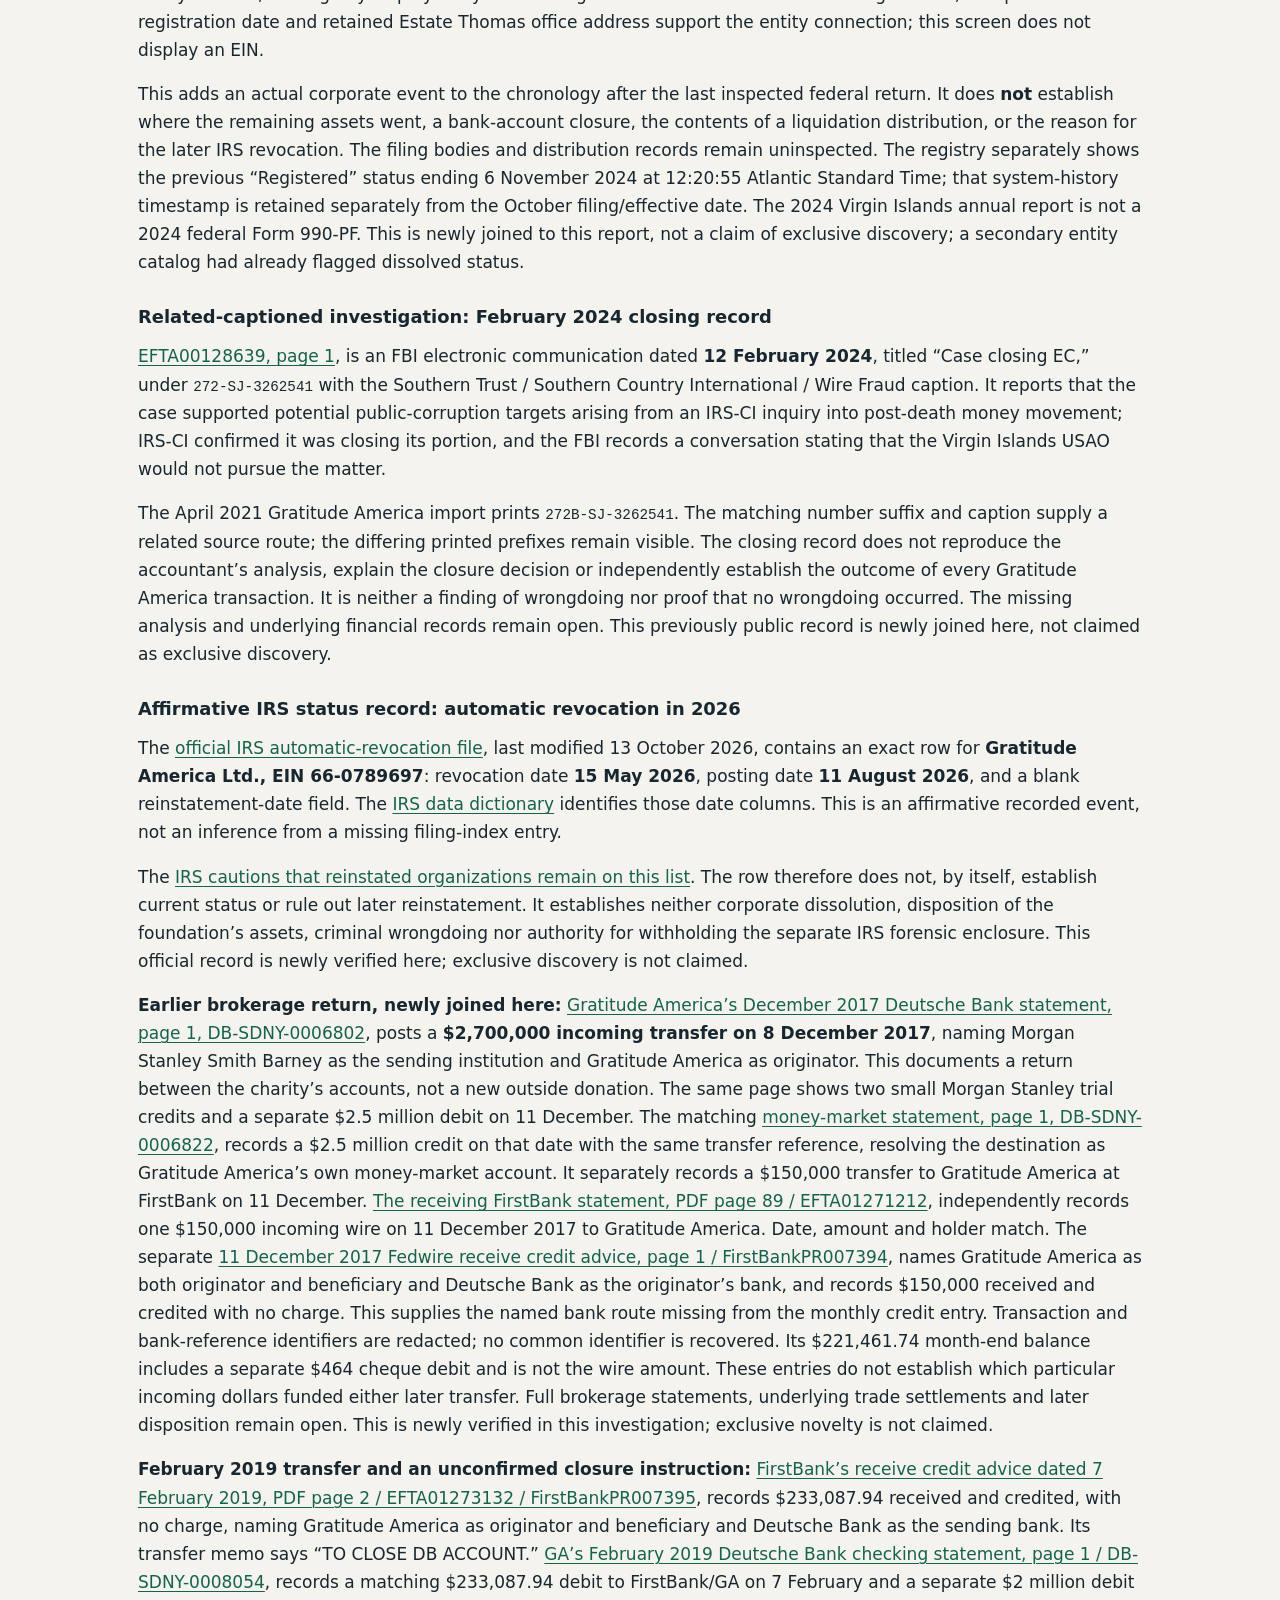
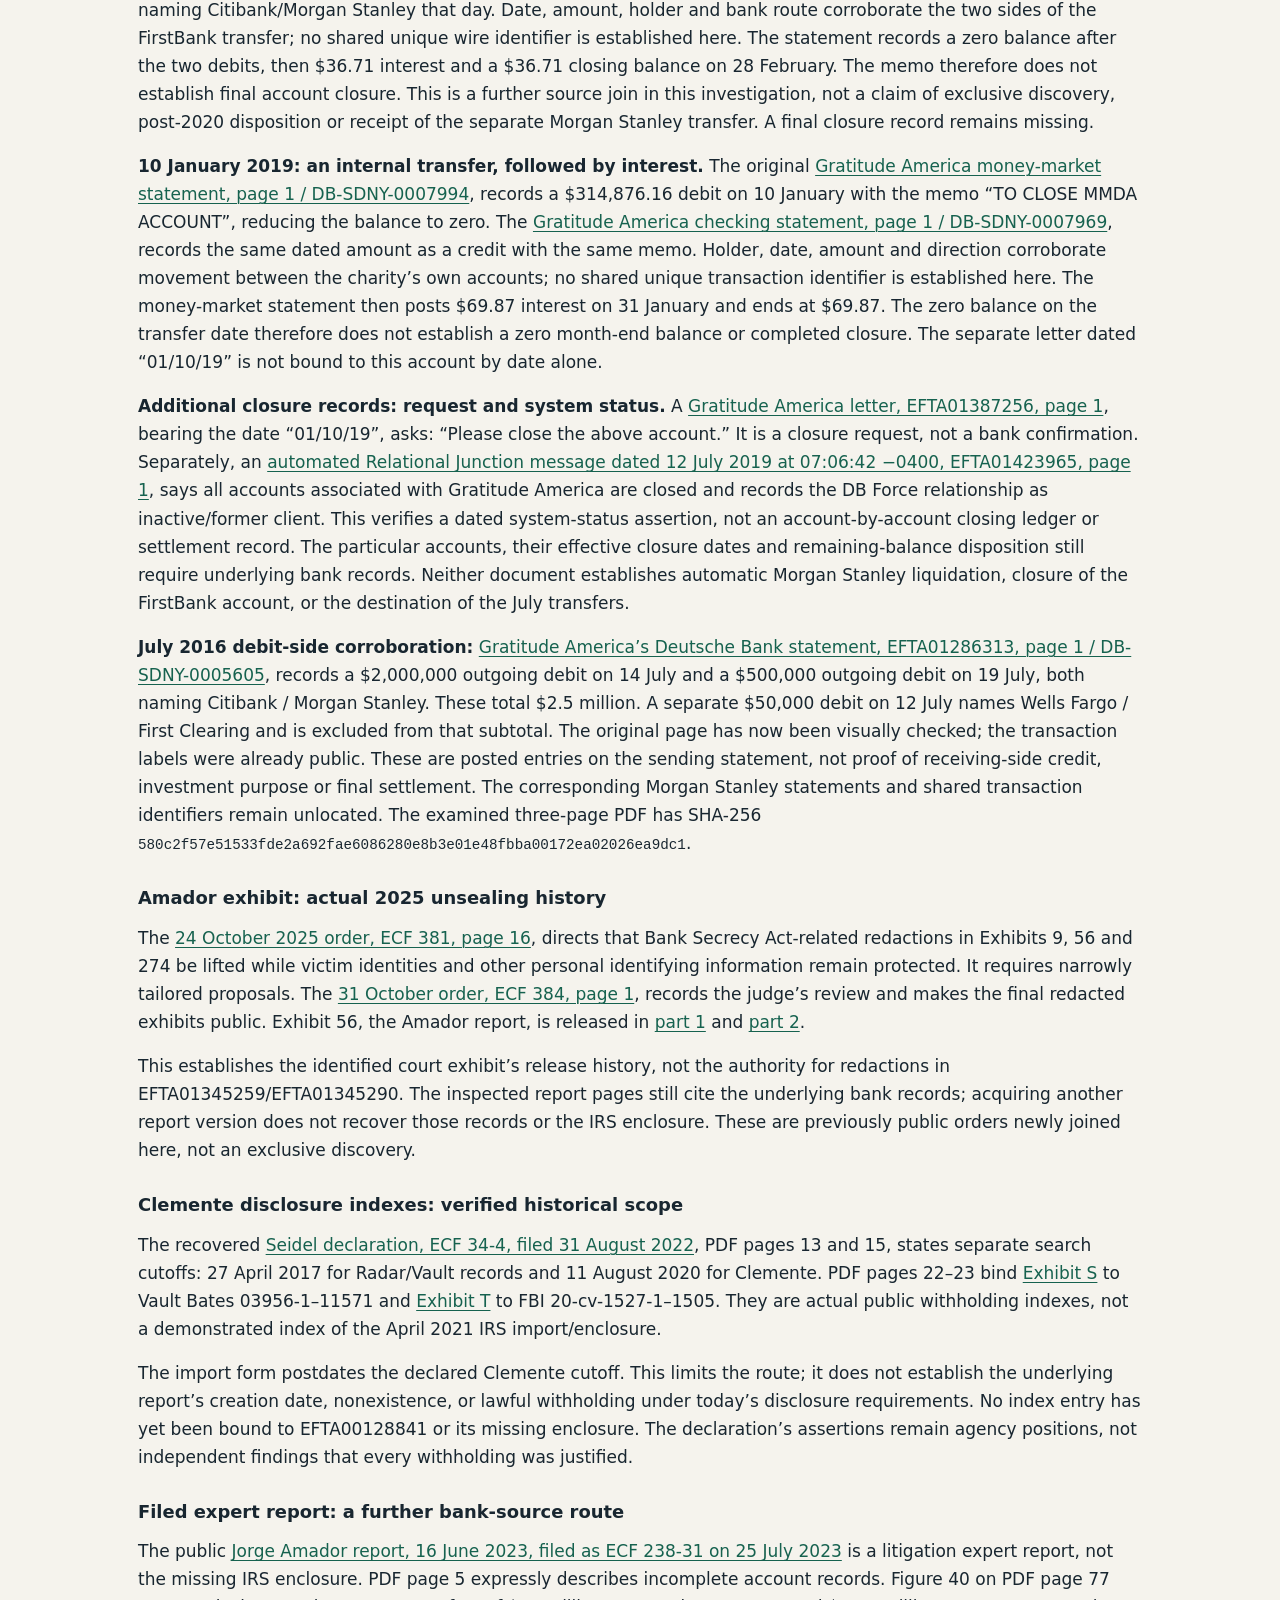
<file: work/epstein-public-records/index.html>
<!doctype html>
<html lang="en">
<head>
<meta charset="utf-8">
<meta name="viewport" content="width=device-width, initial-scale=1">
<meta name="description" content="A source-linked examination of Epstein-related financial records: chronology, payments, evidence boundaries and unresolved disclosure questions.">
<title>Epstein records — money, chronology and open questions</title>
<style>
:root{color-scheme:light;--ink:#182630;--muted:#53636c;--paper:#f5f3ed;--line:#d6dcd7;--accent:#16624f;--soft:#e8efe9;--amber:#7a4b0b}
*{box-sizing:border-box}html{scroll-behavior:smooth;scroll-padding-top:1rem}body{margin:0;background:var(--paper);color:var(--ink);font:17px/1.65 system-ui,-apple-system,BlinkMacSystemFont,"Segoe UI",sans-serif}main,header,footer{max-width:1100px;margin:auto;padding:2rem clamp(1rem,4vw,3rem)}header{padding-top:3.5rem;padding-bottom:1rem}h1{font-family:Georgia,serif;font-size:clamp(2.2rem,6vw,4.4rem);line-height:1.08;letter-spacing:-.035em;max-width:900px;margin:.7rem 0 1.3rem}h2{font-size:1.65rem;line-height:1.25;margin:0 0 1.2rem}h3{font-size:1.12rem;margin:1.6rem 0 .5rem}p{margin:.7rem 0 1rem}a{color:var(--accent);text-decoration-thickness:1px;text-underline-offset:3px;overflow-wrap:anywhere}a:hover{color:#093d30}a:focus-visible,summary:focus-visible{outline:3px solid #c98722;outline-offset:4px}.eyebrow,.meta{font-size:.82rem;font-weight:650;letter-spacing:.06em;text-transform:uppercase;color:var(--muted)}.dek{font-size:1.18rem;max-width:850px}.notice{border-left:4px solid var(--accent);background:var(--soft);padding:1rem 1.25rem;margin:1.5rem 0}.notice p:last-child{margin-bottom:0}.warning{border-color:#b47b2b;background:#f4ead8}nav{display:flex;gap:.6rem 1.2rem;flex-wrap:wrap;padding:1rem 0;border-block:1px solid var(--line);margin-top:2rem}nav a{font-size:.93rem}section{border-top:1px solid var(--line);padding:2.1rem 0;scroll-margin-top:1rem}section:first-child{border-top:0;padding-top:.5rem}.grid{display:grid;grid-template-columns:repeat(3,minmax(0,1fr));gap:1rem}.card{padding:1.2rem;background:#fff;border:1px solid var(--line);border-radius:8px}.card h3{margin:0 0 .6rem}.tag{display:inline-block;font-size:.73rem;font-weight:700;letter-spacing:.03em;text-transform:uppercase;color:var(--accent);background:var(--soft);padding:.18rem .5rem;border-radius:3px;margin-bottom:.4rem}.tag.open{color:var(--amber);background:#f4ead8}.small{font-size:.9rem;color:var(--muted)}.timeline{list-style:none;margin:0;padding:0}.timeline>li{display:grid;grid-template-columns:145px minmax(0,1fr);gap:1.3rem;padding:1.2rem 0;border-bottom:1px solid var(--line)}.timeline time{font-weight:700;color:var(--accent)}.timeline p:first-child{margin-top:0}.timeline p:last-child{margin-bottom:0}.table-wrap{max-width:100%;overflow-x:auto;margin:1rem 0 1.5rem}table{border-collapse:collapse;width:100%;font-size:.91rem;background:#fff}caption{text-align:left;font-weight:650;margin-bottom:.7rem}th,td{text-align:left;vertical-align:top;padding:.8rem;border-bottom:1px solid var(--line);overflow-wrap:anywhere}th{background:var(--soft)}.money{font-variant-numeric:tabular-nums}.formula{font-size:1.15rem;font-weight:650;padding:1rem;background:var(--soft);border-radius:6px}details{background:#fff;border:1px solid var(--line);padding:1rem 1.2rem;margin:1rem 0;border-radius:6px}summary{font-weight:650;cursor:pointer}ul,ol{padding-left:1.4rem}li{margin:.5rem 0}code{font-size:.84em;overflow-wrap:anywhere}.hash{font-size:.78rem;overflow-wrap:anywhere}footer{border-top:1px solid var(--line);font-size:.9rem;color:var(--muted);padding-bottom:3rem}
@media(max-width:680px){body{font-size:16px}header{padding-top:2rem}.grid{grid-template-columns:1fr}.timeline>li{grid-template-columns:1fr;gap:.25rem}th,td{padding:.6rem}.dek{font-size:1.08rem}main{padding-top:1rem}nav{gap:.6rem 1rem}}
@media(prefers-reduced-motion:reduce){html{scroll-behavior:auto}}
@media print{body{background:white;color:black}header,main,footer{max-width:none;padding:1rem}nav{display:none}details{break-inside:avoid}a{color:black}.grid{display:block}.card{margin:1rem 0}}
</style>
</head>
<body>
<header>
<div class="eyebrow">Public-record investigation · updated 5 November 2026</div>
<p class="small"><strong>Review status:</strong> active. Alternative public routes to the missing bank records and forensic enclosure are being investigated. A dead end in one index does not establish that other public sources are exhausted.</p>
<h1>Follow the money.<br>Keep the evidence attached.</h1>
<p class="dek">Epstein-related financial records, reconstructed in date order: what was instructed, what the bank recorded, what later summaries omitted, and what still cannot be established.</p>
<div class="notice"><strong>Current result:</strong> a separate 29 March 2019 Honeycomb debit reconciles the $53m/$63m discrepancy. Matching bank-paid entries advance several cheque trails beyond issuance. The 2016 $20m Honeycomb debit is now statement-confirmed; how the failed instruction became a posted payment, a cheque-date contradiction and record-specific withholding grounds remain unresolved. A further $7.93m is now traced into Gratitude America’s own FirstBank account.</div>
<p class="small">This is an evolving examination of selected public records, not a finding that every named person committed wrongdoing. A payment, association, allegation and adjudicated finding are different things. Event dates, correspondence dates and disclosure dates remain separate.</p>
<nav aria-label="Investigation sections"><a href="#findings">Findings</a><a href="#chronology">Chronology</a><a href="#honeycomb">Honeycomb</a><a href="#cheques">Cheques</a><a href="#onward">Onward money</a><a href="#disclosure">Withholding</a><a href="#open">Open leads</a><a href="#method">Sources &amp; coverage</a><a href="#changes">Corrections</a></nav>
</header>
<main>
<section id="findings">
<h2>What the additional checks resolve</h2>
<div class="grid">
<article class="card"><span class="tag">Reconciled here</span><h3>The missing $10 million</h3><p>The March statement has two consecutive $10m Honeycomb Partners debits. The earlier five-entry chart included the first and omitted the second.</p><a href="#honeycomb">See the arithmetic and source pages →</a></article>
<article class="card"><span class="tag">Bank-paid entries</span><h3>Cheques matched to postings</h3><p>Matching numbers and amounts connect cheque faces to bank-paid dates. Earlier processing exceptions were not the final evidence stage.</p><a href="#cheques">See the matched payments →</a></article>
<article class="card"><span class="tag open">Contradiction retained</span><h3>A date runs backwards</h3><p>Botstein’s matching cheque is recorded paid on 27 July 2016, but its face is dated 1 August. The cause remains unknown.</p><a href="#open">See what would resolve it →</a></article>
</div>
<p class="small"><strong>Novelty boundary:</strong> these are additional cross-document resolutions in this investigation. Exact searches did not locate relevant prior analysis of the March 29 reconciliation or selected paid-date joins. That does not establish exclusive discovery. The records, recipient names, $53m and $63m summaries, and failed 2016 instruction were already public.</p>
</section>

<section id="chronology">
<h2>The connected chronology</h2>
<p>The supported scenario is an administrative and financial sequence: planning and instructions, recorded inflows, investment and payment activity, then later compilation and disclosure. Sequence alone does not establish criminal intent or trace particular fungible dollars through every subsequent payment.</p>
<ol class="timeline">
<li><time datetime="2013-01-31">31 January 2013</time><div><p><strong>Epstein → Indyke, copying Kahn:</strong> instructions for “leon” concerning $15m to Southern Trust Company (STC) and an indemnity agreement. This is a requested arrangement, not proof of payment; the inner message does not give Leon’s full legal identity.</p><p class="small"><a href="https://media-cdn.rollcall.com/epstein-files/EFTA00396545.pdf#page=1">EFTA00396545, p.1</a>. The reviewed services-agreement copy has blank signature lines: <a href="https://media-cdn.rollcall.com/epstein-files/EFTA00589520.pdf#page=12">EFTA00589520, p.12</a>.</p></div></li>
<li><time datetime="2014-07-15">15 July 2014</time><div><p><strong>Kahn reports $20m received by STC.</strong> The bank compilation identifies a matching date and amount from Narrow Holdings LLC, care of Elysium Management. This is a supported correspondence-to-bank-record connection.</p><p class="small"><a href="https://media-cdn.rollcall.com/epstein-files/EFTA01915809.pdf#page=1">Email, p.1</a>; <a href="https://media-cdn.rollcall.com/epstein-files/EFTA00080250.pdf#page=1">bank compilation, p.1</a>.</p></div></li>
<li><time datetime="2015-10">October 2015</time><div><p><strong>$20m reported across STC and Gratitude America.</strong> The underlying compilation distinguishes October 13 STC payments—$5m from Leon and Debra Black and $5m from Black Family Partners—from October 14’s $10m to Gratitude America from BV70 LLC. These are distinct senders and dates.</p><p>Planning correspondence between Kahn and Brad Wechsler, with John Castrucci copied, discusses allocations and avoiding public disclosure of Leon’s name. It names the J. Epstein Virgin Islands Foundation, while the recorded recipient is Gratitude America. The entity difference and the distinction between proposal and execution remain unresolved.</p><p class="small"><a href="https://media-cdn.rollcall.com/epstein-files/EFTA01376741.pdf#page=1">Receipt correspondence, p.1</a>; <a href="https://media-cdn.rollcall.com/epstein-files/EFTA02348528.pdf#page=1">planning chain, pp.1–4</a>; bank compilation above.</p></div></li>
<li><time datetime="2016-03-02">2 March 2016</time><div><p><strong>Gratitude America investment activity.</strong> After Kahn reports a $5m wire, Morgan Stanley adviser Andrew S. Atlas reports the account funded and purchases of 800 LinkedIn, 7,500 Bank of America and 3,200 Editas shares. These are reported trades, not personal payments to those companies’ executives.</p><p class="small"><a href="https://media-cdn.rollcall.com/epstein-files/EFTA00643676.pdf#page=1">EFTA00643676, pp.1–2</a>.</p></div></li>
<li><time datetime="2016-04-26">26 April 2016</time><div><p><strong>Rubin cheque recorded paid.</strong> Cheque 362, $25,000, matches the April 19 face to the April 26 bank posting. This improves on correspondence alone.</p><p class="small"><a href="#cheques">Matched sources below</a>.</p></div></li>
<li><time datetime="2016-05-31">31 May 2016</time><div><p><strong>A $20m instruction fails, but a $20m debit is recorded.</strong> The instruction record cites the company’s $10m daily limit. The original May statement independently posts $20m to Honeycomb Partners on May 31. The payment outcome is therefore supported; the precise retry, override or processing sequence remains unknown.</p><p class="small"><a href="https://media-cdn.rollcall.com/epstein-files/EFTA01376049.pdf#page=1">Failed instruction, p.1</a>; <a href="https://media-cdn.rollcall.com/epstein-files/EFTA01286180.pdf#page=1">May statement, p.1</a>.</p></div></li>
<li><time datetime="2016-07-07">July–August 2016</time><div><p><strong>An earlier outstanding-cheque report is corrected.</strong> On July 7 Kahn reports earlier Botstein and Rubin cheques received and cashed. That does not itself clear a later cheque. Separately, the bank records Botstein cheque 364 paid July 27, although its face is dated August 1. The mismatch remains open.</p><p class="small"><a href="https://media-cdn.rollcall.com/epstein-files/EFTA01791081.pdf#page=1">Correction correspondence, pp.1–2</a>; <a href="#cheques">bank/face comparison below</a>.</p></div></li>
<li><time datetime="2017">2017</time><div><p><strong>Several personal and institutional cheques reach the bank-paid stage.</strong> Matching records identify Trivers, Charlie Albright, Krassner, Chomsky and three institutional recipients. Their exact issue and paid dates are retained below.</p><p class="small"><a href="https://media-cdn.rollcall.com/epstein-files/EFTA01296855.pdf#page=2">Gratitude America transaction history, p.2</a>.</p></div></li>
<li><time datetime="2017-04">April 2017</time><div><p><strong>Chronology limits the proposed funding story.</strong> A statement records $3m to Valar on April 20 and $8m arriving from Leon and Debra Black on April 25. The later deposit cannot fund that earlier debit in this sequence.</p><p class="small"><a href="https://media-cdn.rollcall.com/epstein-files/EFTA01286816.pdf#page=2">EFTA01286816, p.2</a>.</p></div></li>
<li><time datetime="2018-06">June 2018</time><div><p><strong>STC statements record $15m to Honeycomb Partners:</strong> $10m on June 27 and $5m on June 28. A separate May 24 incoming $1,752,515.84 from Honeycomb Ventures is recorded, but its distribution purpose is not established.</p><p class="small"><a href="https://media-cdn.rollcall.com/epstein-files/EFTA01287701.pdf#page=2">June statement, p.2</a>; <a href="https://media-cdn.rollcall.com/epstein-files/EFTA01287619.pdf#page=1">May statement, p.1</a>.</p></div></li>
<li><time datetime="2019-03">28–29 March 2019</time><div><p><strong>Two consecutive $10m Honeycomb Partners debits.</strong> The omitted March 29 entry reconciles the $53m detailed compilation with the $63m six-wire summary. This resolves a missing row, while leaving the 2016 instruction-to-posting mechanism distinct.</p><p class="small"><a href="#honeycomb">Full comparison below</a>.</p></div></li>
<li><time datetime="2019-06">June–July 2019</time><div><p><strong>Later transfers require their own outcome checks.</strong> A $12,708,324 Marc Leon wire was successfully recalled; a later $14.95m request was cancelled. Neither shows that he retained those sums. Separate FinCEN narratives describe STC-related transfers through Indyke and Kahn-associated accounts; those are suspicious-activity allegations requiring underlying transaction reconciliation.</p><p class="small"><a href="https://media-cdn.rollcall.com/epstein-files/EFTA01265973.pdf#page=1">Recall/cancellation, pp.1–3</a>; <a href="https://media-cdn.rollcall.com/epstein-files/EFTA01656524.pdf#page=26">FinCEN narrative, pp.26–27</a>.</p></div></li>
<li><time datetime="2026">2026 disclosure</time><div><p><strong>Release, agency justification and judicial review are separate later events.</strong> The court rejects some withholding arguments and accepts specified victim protections. An agency notice of delivery to a judge is not public release or judicial approval.</p><p class="small"><a href="#disclosure">Dated disclosure record below</a>.</p></div></li>
</ol>
</section>

<section id="honeycomb">
<h2>The $53m / $63m Honeycomb reconciliation</h2>
<p>The older detailed chart lists five Honeycomb Partners entries totalling $53m. A separate bank presentation reports six wires totalling $63m. STC’s March 2019 statement supplies the missing entry.</p>
<div class="table-wrap"><table><caption>March 2019 statement: actual debit sequence</caption><thead><tr><th>Date</th><th>Recipient</th><th>Debit</th><th>Balance after debit</th></tr></thead><tbody><tr><td>28 March</td><td>Honeycomb Partners LP</td><td>$10,000,000</td><td>$10,458,177.16</td></tr><tr><td>29 March</td><td>Honeycomb Partners LP</td><td>$10,000,000</td><td>$458,177.16</td></tr></tbody></table></div>
<p>A separate $5,410 debit and $2,460.51 interest payment produce the statement’s $455,227.67 closing balance. Reading all four pages found no reversal within this statement period. It does not rule out a later adjustment.</p>
<p class="formula">$53m in five listed entries + omitted March 29 debit of $10m = $63m across six entries.</p>
<p class="small">Sources: <a href="https://media-cdn.rollcall.com/epstein-files/EFTA01253951.pdf#page=2">statement, p.2, stamped EFTA01253952 / DB-SDNY-0008155</a>; <a href="https://media-cdn.rollcall.com/epstein-files/EFTA00080250.pdf#page=4">detailed compilation, p.4</a>; <a href="https://media-cdn.rollcall.com/epstein-files/EFTA01681865.pdf#page=25">six-wire presentation, p.25</a>.</p>
<p><strong>Further resolution:</strong> the original May 2016 statement records a $20m Honeycomb debit on May 31: $80,875,213.15 → $60,875,213.15; interest produces the $60,885,489.33 closing balance. No reversal appears in that May statement. The June statement begins with the same closing balance. This supports the posted payment despite the separate failed instruction; the exact retry/override mechanism remains unknown. <a href="https://media-cdn.rollcall.com/epstein-files/EFTA01286180.pdf#page=1">May statement, pp.1–2 / DB-SDNY-0005457</a>; <a href="https://media-cdn.rollcall.com/epstein-files/EFTA01286240.pdf#page=1">June statement, p.1</a>. Honeycomb Ventures I ($1m, STC) and Ventures IV ($10m, The 2017 Caterpillar Trust) are different entries and entities. Neither is the missing March 29 Honeycomb Partners payment.</p>
<p>Management identity is also a distinct relation: the selected SEC filing identifies David J. Fiszel as managing member of Honeycomb’s general partner, with Honeycomb Asset Management as investment manager. It does not establish that Fiszel personally received the entire investment or knew of abuse. <a href="https://www.sec.gov/Archives/edgar/data/1676713/000090266416007345/xslFormDX01/primary_doc.xml">Honeycomb Form D, §3</a>.</p>
</section>

<section id="cheques">
<h2>Cheque faces joined to bank-paid records</h2>
<p>“Issued,” “presented,” “referred,” “reported cashed” and “recorded paid” are distinct stages. These joins use matching cheque numbers and amounts. They establish bank-paid postings, not recipient wrongdoing or the absence of every possible later return.</p>
<div class="table-wrap"><table><caption>Matched personal cheques and exact bank-paid dates</caption><thead><tr><th>Payee</th><th>Number / amount</th><th>Face date</th><th>Bank-paid date</th><th>Source pages</th></tr></thead><tbody>
<tr><td>Jeremy Rubin</td><td>362 / $25,000</td><td>19 Apr 2016</td><td>26 Apr 2016</td><td><a href="https://media-cdn.rollcall.com/epstein-files/EFTA01348717.pdf#page=1">Face p.1</a>; <a href="https://media-cdn.rollcall.com/epstein-files/EFTA01286132.pdf#page=1">statement p.1</a></td></tr>
<tr><td>Jeremy Rubin</td><td>365 / $25,000</td><td>1 Aug 2016</td><td>6 Sep 2016</td><td><a href="https://media-cdn.rollcall.com/epstein-files/EFTA01348712.pdf#page=1">Face p.1</a>; <a href="https://media-cdn.rollcall.com/epstein-files/EFTA01286405.pdf#page=1">statement p.1</a></td></tr>
<tr><td>Leon Botstein</td><td>364 / $37,500</td><td><strong>1 Aug 2016</strong></td><td><strong>27 Jul 2016</strong></td><td><a href="https://media-cdn.rollcall.com/epstein-files/EFTA01348714.pdf#page=1">Face p.1</a>; <a href="https://media-cdn.rollcall.com/epstein-files/EFTA01286304.pdf#page=1">statement pp.1–2</a></td></tr>
<tr><td>Robert Trivers</td><td>305 / $30,000</td><td>17 Jan 2017</td><td>23 Jan 2017</td><td><a href="https://media-cdn.rollcall.com/epstein-files/EFTA01348710.pdf#page=1">Face p.1</a>; <a href="https://media-cdn.rollcall.com/epstein-files/EFTA01296855.pdf#page=2">history p.2</a></td></tr>
<tr><td>Charlie Albright</td><td>308 / $50,000</td><td>1 Feb 2017</td><td>7 Feb 2017</td><td><a href="https://media-cdn.rollcall.com/epstein-files/EFTA01348708.pdf#page=1">Face p.1</a>; history p.2</td></tr>
<tr><td>Paul Krassner</td><td>310 / $5,000</td><td>6 Mar 2017</td><td>9 Mar 2017</td><td><a href="https://media-cdn.rollcall.com/epstein-files/EFTA01348704.pdf#page=1">Face p.1</a>; history p.2</td></tr>
<tr><td>Paul Krassner</td><td>330 / $5,000</td><td>19 Jan 2018</td><td>31 Jan 2018</td><td><a href="https://media-cdn.rollcall.com/epstein-files/EFTA01348673.pdf#page=1">Face p.1</a>; <a href="https://media-cdn.rollcall.com/epstein-files/EFTA01287318.pdf#page=1">statement p.1</a></td></tr>
<tr><td>Noam Chomsky</td><td>309 / $20,000</td><td>2 Mar 2017</td><td>17 Mar 2017</td><td><a href="https://media-cdn.rollcall.com/epstein-files/EFTA01348702.pdf#page=1">Face p.1</a>; history p.2</td></tr>
</tbody></table></div>
<div class="notice warning"><strong>Unresolved date contradiction:</strong> Botstein cheque 364 is recorded paid five days before its face date. The matching amount and number support the connection. They do not establish why the dates differ. No explanation such as postdating, forgery or clerical error is admitted without evidence.</div>
<div class="table-wrap"><table><caption>Additional institutional cheques in the same transaction history</caption><thead><tr><th>Recipient</th><th>Number / amount</th><th>Face → paid date, 2017</th><th>Cheque face</th></tr></thead><tbody><tr><td>Institute for Music &amp; Brain Science</td><td>307 / $100,000</td><td>6 Feb → 7 Mar</td><td><a href="https://media-cdn.rollcall.com/epstein-files/EFTA01348706.pdf#page=1">p.1</a></td></tr><tr><td>Film Society of Lincoln Center</td><td>316 / $25,000</td><td>24 Mar → 29 Mar</td><td><a href="https://media-cdn.rollcall.com/epstein-files/EFTA01348700.pdf#page=1">p.1</a></td></tr><tr><td>University of Arizona Foundation</td><td>313 / $50,000</td><td>18 Apr → 25 Apr</td><td><a href="https://media-cdn.rollcall.com/epstein-files/EFTA01348698.pdf#page=1">p.1</a></td></tr></tbody></table></div>
<p class="small">Paid-date source: <a href="https://media-cdn.rollcall.com/epstein-files/EFTA01296855.pdf#page=2">EFTA01296855 p.2</a>, transaction history covering January 3–June 22, generated June 23, 2017. Monthly crosschecks: <a href="https://media-cdn.rollcall.com/epstein-files/EFTA01286610.pdf#page=1">Trivers, p.1</a> and <a href="https://media-cdn.rollcall.com/epstein-files/EFTA01286660.pdf#page=1">Albright, p.1</a>.</p>
<p><strong>Alternative-route result, 26 October 2026:</strong> a <a href="https://docs.google.com/spreadsheets/d/1jxd0otr_fuDPJNN3Qktu91ryu0ghvTfjN4H4hkmCDtc/edit">publicly compiled ledger</a> supplied a source-page lead for cheque 330. The original January 2018 Gratitude America statement and cheque image were then independently read and visually compared: Paul Krassner, $5,000, face January 19, bank-paid January 31. This supersedes the earlier missing-posting result. The older reference to EFTA01348675 was wrong: that image is UJA cheque 328. The public ledger is a discovery aid, not the authority for account ownership or guilt. Its prior availability also prevents treating this as an exclusive discovery.</p>
<div class="notice warning" id="cheque332"><h3>Cheque 332: pay authorization found; posting remains open</h3><p>The <a href="https://epstein-data.com/pdf/EFTA01358554.pdf#page=1">original $50,000 Gratitude America cheque to the Chopra Foundation, dated 18 October 2017, and its exception image</a> show a referral for a missing signature specimen. The matching <a href="https://epstein-data.com/pdf/EFTA01402139.pdf#page=1">referral record</a> is joined by the same cheque number, amount, bank account and processing sequence; account numbers are not reproduced here.</p><p><a href="https://epstein-data.com/pdf/EFTA01408024.pdf#page=1">Bradley Gillin’s reply, 1 November 2017 at 09:53:34 −0400, page 1</a>, authorizes payment of cheque 332. Page 2 quotes that morning’s signature-verification request for a pay/no-pay decision. This resolves the missing authorization stage. It does not independently establish a posted debit, final settlement or payee credit. The encoded processing string is not treated as a payment date. Previously public source, newly joined here; exclusive discovery is not claimed.</p></div>
<p>For Chomsky, separate correspondence describes a proposed consultancy involving linguistic challenges, revised from $30,000 to $20,000. The bank-paid entry does not prove that the proposed agreement was executed. <a href="https://media-cdn.rollcall.com/epstein-files/EFTA00711754.pdf#page=1">EFTA00711754, pp.1–5</a>.</p>
</section>

<section id="onward">
<h2>Where the money can be followed—and where it stops</h2>
<p>The following is previously public context and source corroboration. It is retained to make the financial scenario navigable, not presented as exclusive new disclosure.</p>
<details><summary>STC investments and management roles</summary><p>The compilation lists Valar Global Fund II at five entries/$6.3m and Fund III at eleven/$22.5m. The selected Valar SEC filing identifies James Fitzgerald and Andrew McCormack as managing members of the general partner; it does not name Peter Thiel. Fund-management roles do not prove personal receipt of all investment money or knowledge of abuse.</p><p><a href="https://media-cdn.rollcall.com/epstein-files/EFTA00080250.pdf#page=2">Bank compilation, pp.2–4</a>; <a href="https://www.sec.gov/Archives/edgar/data/1642686/000164267015000001/xslFormDX01/primary_doc.xml">Valar Form D, §3</a>.</p></details>
<article class="notice"><span class="tag">Additional source join · 26 October</span><h3>$7,930,186.18 reaches Gratitude America’s FirstBank account</h3><p>Receive-credit advices identify Gratitude America as both originator and beneficiary, with Morgan Stanley as instructing bank. FirstBank’s July 2019 statement independently records $7,112,268.98 on July 24, $816,765.69 on July 25 and $1,151.51 on July 29. The three credits total $7,930,186.18. The account rises from $154,097.39 to $8,084,283.57 with no July debits.</p><p>This resolves an own-account landing point, not an outside grant or final beneficiary. The records do not earmark these as particular Black dollars or establish criminal purpose.</p><p class="small"><a href="https://media-cdn.rollcall.com/epstein-files/EFTA01273131.pdf#page=4">Receive-credit advices, pp.4–6</a>; <a href="https://media-cdn.rollcall.com/epstein-files/EFTA01271124.pdf#page=138">July statement, PDF p.138 / Bates EFTA01271261</a>. The documents were already public; bounded searches located the raw statement but no relevant earlier analysis of this exact join. Global novelty remains unestablished.</p></article>
<div class="notice warning"><h3>A paid debit can reverse: The New School</h3><p>Cheque 1247 for $25,000 is debited November 20, 2018 and reversed November 21. A different $25,000 cheque, 1061, to the same payee is debited December 5. The visible net debit is $25,000, not $50,000. The reason and an explicit replacement instruction remain unknown.</p><p class="small"><a href="https://media-cdn.rollcall.com/epstein-files/EFTA01271124.pdf#page=117">Statements/check images, pp.117, 119–120, 122</a>.</p></div>
<p><strong>Following the balance onward:</strong> two $50,000 deposits on August 14 and September 16 raise the FirstBank balance to $8,184,283.57. October–December 2019 and January 2020 show no activity and that same balance. The August deposit matches Chopra Foundation cheque 1030, dated July 8 with memo “Return Donation”; this refund was already publicly reported. The September deposit matches Dallas Foundation cheque 76213; its purpose is not established by the image. Subsequent disposition remains unresolved. <a href="https://media-cdn.rollcall.com/epstein-files/EFTA01271124.pdf#page=160">Captured cheque images, pp.160, 162</a>. <a href="https://media-cdn.rollcall.com/epstein-files/EFTA01271124.pdf#page=140">Statements, pp.140, 142, 144, 146, 148, 150</a>.</p>
<article class="notice"><span class="tag">Filing chronology · previously public records</span><h3>The 2020 asset change is reported as accounting fees</h3><p>Gratitude America’s 2020 Form 990-PF reports $8,400 in accounting fees and total expenses, with no grants. Its reported assets decline from $8,184,284 to $8,175,884: the same $8,400. The attached accounting-fee schedule repeats the amount but identifies no payee, invoice, payment date or bank account.</p><p>This corrects the <a href="https://www.ithildin.app/dossiers/gratitude-america-ltd/">secondary summary</a> describing 2020–2022 as expense-free. It is a filer-reported reconciliation, not proof of an $8,400 debit from the FirstBank account. The January 2020 bank balance rounds to the filing’s opening total, which is consistency rather than an account-identity binding.</p>
<div class="table-wrap"><table><caption>Tax year and submission date are distinct</caption><thead><tr><th>Tax year</th><th>Reported assets: beginning → end</th><th>Total expenses</th><th>Submitted</th><th>Actual filing</th></tr></thead><tbody><tr><td>2020</td><td>$8,184,284 → $8,175,884</td><td>$8,400 accounting fees</td><td>15 Nov 2021</td><td><a href="https://projects.propublica.org/nonprofits/full_text/202133199349105953/IRS990PF">Part I, lines 16b, 26; Part II, line 16</a>; <a href="https://projects.propublica.org/nonprofits/full_text/202133199349105953/AccountingFeesSchedule">fee schedule</a></td></tr><tr><td>2021</td><td>$8,175,884 → $8,175,884</td><td>$0</td><td>9 Nov 2022</td><td><a href="https://projects.propublica.org/nonprofits/full_text/202233139349101678/IRS990PF">Parts I–II</a></td></tr><tr><td>2022</td><td>$8,175,884 → $8,175,884</td><td>$0</td><td>15 Nov 2023</td><td><a href="https://projects.propublica.org/nonprofits/full_text/202303199349105910/IRS990PF">Parts I–II</a></td></tr></tbody></table></div>
<p class="small">These filings were already public. They extend the foundation’s reported chronology; they do not supply the missing later FirstBank transactions, prove frozen funds or identify an ultimate beneficiary.</p></article>
<details><summary>Gratitude America’s own accounts, trading and signers</summary><p>The chart’s $7.5m to Gratitude America’s own Morgan Stanley account is internal account movement, not outside grants. Transfers to its own checking/FirstBank accounts also require downstream statements. Two March 8 $250,000 rows lack enough identifiers to resolve distinct transfers versus duplication. An October 2018 portfolio lists GM Financial, Frontier, GE, Microsoft, CenturyLink and World Acceptance holdings.</p><p data-source-receipt="1634"><strong>Earlier Morgan Stanley portfolio snapshot:</strong> a seven-page valuation report dated 30 April 2017 labels Gratitude America fixed-income and equity holdings as held at Morgan Stanley (<a href="https://api.epsteingraph.com/api/documents/EFTA00811490/file#page=4">EFTA00811490, PDF pp.4–5 / EFTA00811493–11494</a>). This supplies a dated valuation snapshot, not a full bank-statement history or proof of trade execution. The preparer and supporting statement or attachment index remain unverified.</p>
<p>FirstBank’s inventory identifies Epstein and Indyke as authorized signers. A 2018 Deutsche Bank review separately identifies Epstein as president, Kahn as director and Indyke as director/treasurer, while recording inconsistent earlier Kahn documentation.</p><p><a href="https://media-cdn.rollcall.com/epstein-files/EFTA00080250.pdf#page=8">Compilation, pp.8–10</a>; <a href="https://media-cdn.rollcall.com/epstein-files/EFTA00811912.pdf#page=4">portfolio, pp.4–5</a>; <a href="https://media-cdn.rollcall.com/epstein-files/EFTA00065864.pdf#page=2">FirstBank inventory, p.2</a>; <a href="https://media-cdn.rollcall.com/epstein-files/EFTA01422395.pdf#page=6">bank review, p.6</a>.</p></details>
<details><summary>International Peace Institute, Kuhn Foundation, MIT and Verse</summary><p><strong>Later recipient accounting, newly joined here:</strong> IPI’s <a href="https://www.ipinst.org/wp-content/uploads/2026/02/IPI-2024-00-AFS.pdf#page=12">2024 audited statements, PDF page 12 / printed page 10, Note 9</a>, still include the $525,000 commitment in accounts payable and accrued expenses at 31 December 2024. The note ties it to the 4 December 2019 board decision to support programs for victims of human trafficking and sexual assault, and uses the donor wording “Gratitude for America, LTD.” The audit report is dated 5 February 2026. This extends the documented accounting boundary to 2024; it establishes neither a refund to Gratitude America nor payment to named programs. The eventual recipient, payment date and bank evidence remain open. The original <a href="https://www.ipinst.org/wp-content/uploads/2019/11/StatementOnGA.pdf#page=1">IPI statement on funds received from Gratitude America, page 1</a>, explicitly names that donor and commits an equivalent sum to victim-support programs. The page itself is undated and names no amount, beneficiary or completed payment; its URL month is not a board-meeting date. This is a public financial statement newly examined in this investigation, not a claim of exclusive discovery.</p><p><strong>IPI:</strong> recipient-side KPMG work records $375,000 from Gratitude America in 2017 and $150,000 in 2019: $525,000 total. A separate $125,000 Enhanced Education gift in 2011 brings its broader total to $650,000. The review relies on client-supplied records and is not financial-statement audit assurance. Its separate $100,000 IPI payment to LHSummers Economic Consulting is described as Mongolian-government-funded; the examined records do not connect that payment to Gratitude America/Black funds.</p><p><a href="https://www.ipinst.org/wp-content/uploads/2020/12/IPI-KPMG-Forensic-Review-12-18-2020.pdf#page=9">KPMG, PDF pp.4, 8–11</a>; <a href="https://media-cdn.rollcall.com/epstein-files/EFTA01360128.pdf#page=1">$125,000 cheque, p.1</a>.</p>
<p><strong>Kuhn Foundation:</strong> donor and recipient returns each report a $500,000 2018 donation. Correspondence revises a $600,000 proposal to $500,000 and mentions an earlier $150,000 payment. Corroborating filings are not a final bank posting. <a href="https://fm.cnbc.com/applications/cnbc.com/resources/editorialfiles/2019/12/12/epstein-gratitude-america-2018.pdf#page=16">Donor return, p.16</a>; <a href="https://apps.irs.gov/pub/epostcard/cor/330783933_201812_990PF_2020021817159107.pdf#page=25">recipient return, p.25</a>; <a href="https://media-cdn.rollcall.com/epstein-files/EFTA02581065.pdf#page=1">correspondence, pp.1–2</a>.</p>
<p><strong>MIT:</strong> its commissioned Goodwin review identifies 2017 Gratitude America gifts of $125,000 for Seth Lloyd and $25,000 for Media Lab research. It distinguishes institutional roles and significant judgment failures; it does not establish that Black or Gates donations were secretly Epstein’s money. <a href="https://web.mit.edu/fact2020/files/MIT-report.pdf#page=12">Goodwin report, PDF pp.12, 15</a>.</p>
<p><strong>Verse / Elisa New:</strong> the $110,000 cheque and permission to cash it after IRS approval are documented. Permission alone is not bank clearance. <a href="https://media-cdn.rollcall.com/epstein-files/EFTA00827905.pdf#page=1">EFTA00827905, pp.1–3, 6</a>.</p></details>
<details id="ifp-2017"><summary>2017 IFP Gotham Awards: payer instructions and a matching bank posting</summary><p>The November 16 correspondence describes a $10,000 contribution toward chairs. On November 17 Kahn identifies Gratitude America as the contributing foundation and asks for the invoice. On November 21 he asks whether Gratitude or Peggy should pay; Epstein replies “gratitude.” These are payer instructions, not a bank receipt.</p><p>Separately, Gratitude America’s bank statement records a $10,000 outgoing transfer on November 21 to the recipient printed as Independent Feature Project (IFP). The amount, recipient abbreviation and date support the connection to the correspondence. The actual invoice image, beneficiary-side receipt and bank execution time have not been joined. Blank native date/timezone fields prevent a within-day causal timeline.</p><p class="small"><a href="https://media-cdn.rollcall.com/epstein-files/House_Oversight_031294-031297.pdf#page=1">Question and quoted earlier instructions, pp.1–3 / HOUSE_OVERSIGHT_031294–031296</a>; <a href="https://epstein-emails.sfo3.digitaloceanspaces.com/docs/HOUSE_OVERSIGHT_031320.pdf#page=1">reply, p.1</a>; <a href="https://media-cdn.rollcall.com/epstein-files/EFTA01287186.pdf#page=2">bank posting, p.2 / EFTA01287187</a>. Selected original-copy pages were text-read and visually checked. The named 031294–031297 mirror actually contains five pages; filenames do not establish page coverage.</p><p class="small"><strong>Prior-publication boundary:</strong> the <a href="https://epstein.media/files/house_oversight_031294/">event, amount and Gratitude payer were already publicly described</a>. This is corroborating context, not an exclusive disclosure. Neither these records nor an invitation establishes attendance, improper influence or wrongdoing by event participants.</p></details>
<details><summary>Reported charitable grants, 2016–2018</summary>
<p>These are filer-reported grants, not independently bank-settled payments for every recipient.</p>
<p><strong>2016 — $580,000:</strong> Moskowitz Foundation $100k; Melanoma Research Alliance $225k; Hasty Pudding $50k; Crohn’s &amp; Colitis $10k; Verse Video Education $110k; Women Global Cancer Initiative $10k; New York Concert Artists $50k; Icahn School of Medicine $10k; Hewitt School $15k. The $875,160 charitable-disbursement figure includes expenses and is not the grant total. <a href="https://media-cdn.rollcall.com/epstein-files/EFTA01362369.pdf#page=1">Original schedule, p.1</a>; <a href="https://projects.propublica.org/nonprofits/full_text/201711359349101521/IRS990PF">2016 return</a>.</p>
<p><strong>2017 — $1,260,000:</strong> Moskowitz $50k; Crohn’s &amp; Colitis $10k; Association Mind Education $60k; Cancer Research Wellness $75k; Chopra Foundation $50k; Friends of Elton John $15k; Independent Feature Project $10k; IPI $375k; JTCC $25k; Kuhn Foundation $150k; Met Orchestra Musician $50k; MIT $150k; Nautilus Think $25k; Film Society of Lincoln Center $25k; Inter Police &amp; Fire Chaplains Association $50k; Leukemia &amp; Lymphoma Society $5k; O’Gorman Garden $30k; UJA Federation $50k; University of Arizona Foundation $50k; Walk MS $5k. <a href="https://990s.foundationcenter.org/990pf_pdf_archive/660/660789697/660789697_201712_990PF.pdf#page=15">2017 return, pp.15–16</a>.</p>
<p><strong>2018 — $891,440:</strong> Hasty Pudding $50k; Crohn’s &amp; Colitis $10k; Association Mind Education $25k; Cancer Research Wellness $25k; Humanity Plus $100k; Kuhn Foundation $500k; Shakespeare Theatre of New Jersey $25k; Junior Tennis Champions Center $10k; Edge Foundation $35k; Baleto Teatras $28,543; Paris association rendered “Ass. pour la prom. la politique cultural” $57,897; New School $25k. The bank chart’s Baleto-labelled rows total $28,493, a $50 difference; exact entity and adjustment reconciliation remains open. <a href="https://fm.cnbc.com/applications/cnbc.com/resources/editorialfiles/2019/12/12/epstein-gratitude-america-2018.pdf#page=16">2018 return, pp.16–17</a>.</p></details>
<details><summary>A 2020 FirstBank hold letter: named accounts remain distinct</summary><p>An attached letter dated 4 February 2020 reports holds following notices served on January 31. It names Great St. Jim LLC, Nautilus Inc. and the Estate of Jeffrey E. Epstein, and says the holds would remain pending a court order. Gratitude America is not listed in that letter. This cannot establish a hold on its $8.18m account or explain its later disposition.</p><p>The letter appears in a 28-page February 11 government notice and exhibits, not the separately identified emergency motion. The government’s legal arguments, a requested release and an unsigned proposed order are not an actual release order. <a href="https://epstein-data.com/pdf/EFTA00087372.pdf#page=8">EFTA00087372, pp.8–9 / stamped EFTA00087379–80</a>. The original letter pages were read and visually checked; this is previously public context.</p></details>
<details><summary>Indyke and Kahn accounts: allegations remain distinct</summary><p>A released FinCEN narrative describes an Indyke PLLC IOLA account receiving reported STC credits of $8m and $4,657,830 in July 2019, with onward legal payments including Representation Trust. A separately identified HBRK Associates account associated with Kahn reportedly received $1.5m from STC and funds from Southern Country International. This is suspicious-activity reporting, not adjudicated wrongdoing; the underlying transaction trail remains incomplete.</p><p>The USVI complaint identifies Kahn-associated Coatue Enterprises LLC. It must not be conflated with a similarly named investment manager. <a href="https://media-cdn.rollcall.com/epstein-files/EFTA01656524.pdf#page=26">FinCEN narrative, pp.26–27</a>; <a href="https://media-cdn.rollcall.com/epstein-files/EFTA00161836.pdf#page=59">USVI complaint, PDF p.59</a>.</p></details>
<p>Apollo’s commissioned Dechert review reported $158m in Black–Epstein fees and no evidence, within its scoped review, of Black’s involvement in Epstein’s criminal activities. This is a commissioned review finding, not a criminal judgment. <a href="https://www.sec.gov/Archives/edgar/data/1411494/000119312521016405/d118102dex991.htm">SEC-filed review, printed pp.4, 16–18</a>.</p>
</section>

<section id="disclosure">
<h2>Withholding: actual wording, actual procedural state</h2>
<p>The law excludes embarrassment, reputational harm and political sensitivity as grounds. It permits specified segregable protections, including victim information and narrowly tailored temporary active-case withholding, and requires written redaction justifications published in the Federal Register and submitted to Congress. Agency assertions and lawful application are separate questions. <a href="https://www.govinfo.gov/content/pkg/PLAW-119publ38/html/PLAW-119publ38.htm">Public Law 119-38, §§2–3</a>.</p>
<ol class="timeline">
<li><time datetime="2026-02-14">14 February</time><div><p>DOJ’s report asserts statutory protections and privilege positions. The report exists; “no justification was ever published” is unsupported.</p><p class="small"><a href="https://www.justice.gov/opa/media/1434856/dl#page=2">DOJ report, pp.2–3</a>; <a href="https://www.govinfo.gov/content/pkg/FR-2026-08-27/pdf/2026-17533.pdf">August 27 Federal Register publication</a>.</p></div></li>
<li><time datetime="2026-09-16">16 September</time><div><p>The court rejects treating substantially similar handwritten notes as duplicates and rejects administrative inconvenience as the foreign-language rationale. It discharges the publication-timing show-cause issue after publication, while reserving report-content adequacy.</p><p class="small"><a href="https://storage.courtlistener.com/recap/gov.uscourts.dcd.291779/gov.uscourts.dcd.291779.43.0.pdf#page=12">ECF 43, pp.12, 15–18</a>.</p></div></li>
<li><time datetime="2026-09-21">21 September</time><div><p>The court denies a partial-stay motion but separately temporarily stays the foreign-language requirement pending an appellate stay ruling. Reporting only “stay denied” would misstate the operative position.</p><p class="small"><a href="https://storage.courtlistener.com/recap/gov.uscourts.dcd.291779/gov.uscourts.dcd.291779.49.0.pdf#page=4">ECF 49, pp.4–5</a>.</p></div></li>
<li><time datetime="2026-10-09">9 October</time><div><p>After private judicial inspection, the court accepts victim-protection explanations for three specified documents and an explanation concerning missing notes, while ordering three other note sets for inspection.</p><p class="small"><a href="https://storage.courtlistener.com/recap/gov.uscourts.dcd.291779/gov.uscourts.dcd.291779.57.0.pdf#page=1">ECF 57, pp.1–4</a>.</p></div></li>
<li><time datetime="2026-10-16">16 October</time><div><p>DOJ asserts delivery of the materials to the judge. That is not public release or judicial acceptance. A later appellate disposition was not established in the inspected records.</p><p class="small"><a href="https://storage.courtlistener.com/recap/gov.uscourts.dcd.291779/gov.uscourts.dcd.291779.59.0.pdf#page=1">ECF 59, pp.1–2</a>.</p></div></li>
</ol>
<p><strong>Concrete unresolved comparison:</strong> two copies of the same 2016 tax-return page differ in obscured financial columns. The difference is verified and was already publicly discussed. The record-specific reviewer, legal basis and motive have not been established. A protocol or generic justification cannot supply a missing page-specific binding.</p>
<p><a href="https://media-cdn.rollcall.com/epstein-files/EFTA01345259.pdf#page=1">EFTA01345259, p.1</a> versus <a href="https://media-cdn.rollcall.com/epstein-files/EFTA01345290.pdf#page=1">EFTA01345290, p.1</a>; <a href="https://storage.courtlistener.com/recap/gov.uscourts.dcd.291779/gov.uscourts.dcd.291779.50.1.pdf#page=4">review protocol, p.4</a>.</p>
</section>

<section id="open">
<h3 id="firstbank-20261120-order">20 November 2026: court orders production of FirstBank presentation materials</h3>
<p data-source-receipt="1583">The <a href="https://ia601607.us.archive.org/4/items/gov.uscourts.nysd.666943/gov.uscourts.nysd.666943.90.0.pdf#page=1">signed order, ECF 90, page 1</a>, in SDNY case <code>1:26-cv-05327-JSR</code> directs the U.S. Virgin Islands Department of Justice to produce, on or before <strong>23 November 2026</strong>, all materials referenced in, relating to, or underlying FirstBank's <strong>28 July 2021</strong> “Confidential Presentation to the U.S. Virgin Islands Department of Justice,” including the referenced November 23 presentation. The order does not state the year of that second presentation.</p>
<p data-continuation-receipts="1584-1590"><strong>This is a production order, not a verified production receipt or public release.</strong> No inspected return yet establishes compliance, the materials' contents, a Gratitude America account/period, or a connection to the missing IRS analysis. The underlying motion, declaration or exhibit index and an actual production manifest remain unresolved. The New Zealand calendar date does not establish that the court's deadline has passed. The examined one-page PDF has SHA-256 <code>1899d5a9ff614a2a1fad1d3292e3d7c8abcb1a34d573ad483a0c3d681b795ae9</code>.</p>

<h3>24 November 2026: a separate stay motion receives a response schedule</h3><p data-source-receipts="1665">In appeal <code>26-5389</code>, the <a href="https://storage.courtlistener.com/recap/gov.uscourts.cadc.43804/gov.uscourts.cadc.43804.01208911865.0.pdf#page=1">D.C. Circuit’s 24 November order, page 1</a>, directs a response to the motion for a stay pending appeal by 3 December 2026 at 4 p.m., with any reply due 8 December at 4 p.m. This verifies that a stay motion is before the court; the order does not grant or deny it. This is a separate appeal from the foreign-language proceedings in appeals <code>26-5299</code> and <code>26-5334</code> below. The order alone does not establish satisfaction of the district court’s conditional stay requirements, public release of records, compliance, or grounds for the selected tax-page redactions. The motion’s filing and any expedited-review request, and a later stay ruling, remain to be verified.</p>

<h3>28 October 2026: appellate stay denied for foreign-language review</h3><p>The <a href="https://media.cadc.uscourts.gov/orders/docs/2026/10/26-5299LDSN2.pdf#page=1">D.C. Circuit’s 28 October 2026 order, pages 1–2</a>, in <em>Phang v. Blanche</em>, appeals <code>26-5299</code> and <code>26-5334</code>, <strong>denies the government’s motion for a stay pending appeal</strong>. The panel found that the government had not shown irreparable harm from initiating review of foreign-language documents under the Epstein Files Transparency Act. It referred the motion to dismiss to the merits panel and directed briefing on that motion’s issues.</p><p>This resolves the previously open stay-motion status in the inspected public record. It does <strong>not</strong> establish that documents have been reviewed or released. The order says production did not appear imminent; disputes over substantive redactions or withholding after initial review may require further litigation. It neither decides those future disputes nor supplies a justification for the two selected Gratitude America tax records or the missing IRS enclosure. This is a newly verified court development in this report, not a claim of exclusive discovery.</p>

<h3>2 November 2026: DOJ reports that foreign-language review has begun</h3><p>In the <a href="https://storage.courtlistener.com/recap/gov.uscourts.dcd.291779/gov.uscourts.dcd.291779.62.0_1.pdf#page=2">joint notice, ECF 62, filed 2 November 2026, page 2</a>, the government reports that it has begun reviewing records previously tagged as foreign-language documents, first for responsiveness and then for appropriate redactions. It proposes another status update in 30 days and asks the court to avoid a fixed deadline for producing all such documents. This is the government’s filed account of its progress; it does not establish how many records have been reviewed or released.</p><p><a href="https://storage.courtlistener.com/recap/gov.uscourts.dcd.291779/gov.uscourts.dcd.291779.62.0_1.pdf#page=3">Pages 3–4</a> set out Phang’s different requests: review completed by 27 November, rolling production, baseline answers by 6 November, and weekly Friday progress reports. Her <a href="https://storage.courtlistener.com/recap/gov.uscourts.dcd.291779/gov.uscourts.dcd.291779.63.1.pdf">proposed order, ECF 63-1</a>, is a proposal. These filings do not themselves impose those deadlines or establish a later judicial ruling. They neither identify the missing IRS forensic enclosure or bank records nor show that any selected record has been released. The notice’s body is now verified here, resolving the earlier retrieval gap without resolving those financial-record dependencies.</p>

<h3>FirstBank: the April 2020 production cover is linked to the account list</h3><p><a href="https://media-cdn.rollcall.com/epstein-files/EFTA01273238.pdf#page=1">EFTA01273238, page 1</a>, is Holland &amp; Knight’s <strong>15 April 2020</strong> response to the 31 December 2019 FirstBank Puerto Rico subpoena. It states that <code>FirstBankPR000001–007537</code> are being produced, for the accounts identified in the attached 9 March letter. <a href="https://media-cdn.rollcall.com/epstein-files/EFTA01273238.pdf#page=4">Page 4</a> includes Gratitude America. The cover identifies opening records <code>000005–001025</code>, manager’s cheques <code>001026–001059</code>, monthly statements <code>001060–007308</code> and wire records <code>007309–007537</code>.</p><p>This newly joined production reference supplies context for the already inspected Gratitude America statement stamped <code>FirstBankPR003432</code> and wire advice stamped <code>FirstBankPR007394</code>: their stamps fall within the stated categories. It is the sender’s production statement, <strong>not independent proof of receipt, inspection of all 7,537 pages, or a post-January 2020 transaction</strong>. The subpoena’s precise date scope and account-by-account production mapping remain unverified. The attached account status is historical; it does not establish a later balance or disposition. The private delivery service has not been accessed.</p>

<h3>Cheque 364: postdating was recognized and a payment decision is now documented</h3><p>Newly joined bank correspondence partly resolves the handling of the <a href="https://media-cdn.rollcall.com/epstein-files/EFTA01348714.pdf#page=1">Gratitude America cheque payable to Leon Botstein, number 364, $37,500, dated 1 August 2016</a>. <a href="https://media-cdn.rollcall.com/epstein-files/EFTA01358503.pdf#page=1">EFTA01358503, page 1</a>, requests a decision on cheque 364 and names an attachment <code>364.pdf</code>. <a href="https://media-cdn.rollcall.com/epstein-files/EFTA01403418.pdf#page=4">EFTA01403418, page 4</a>, identifies that number and amount in the same account as an independently inspected <a href="https://media-cdn.rollcall.com/epstein-files/EFTA01286177.pdf#page=1">Gratitude America statement</a>; account digits are omitted here.</p><p>The correspondence explicitly recognizes the cheque as postdated. <a href="https://media-cdn.rollcall.com/epstein-files/EFTA01403418.pdf#page=2">Page 2</a> quotes Oldfield asking for posting on 1 August. <a href="https://media-cdn.rollcall.com/epstein-files/EFTA01403418.pdf#page=1">Page 1</a> then records the bank requiring a pay-or-return decision rather than a future value date, followed by Stewart Oldfield’s outer-header message dated <strong>28 July 2016, 11:55:16 −0400</strong>: “Just spoke to the client. Please pay today.” This is a documented instruction, not proof of its execution or the unnamed client’s exact words.</p><p><strong>The date contradiction remains:</strong> the <a href="https://media-cdn.rollcall.com/epstein-files/EFTA01286304.pdf#page=1">July statement, pages 1–2</a>, records cheque 364 paid <strong>27 July</strong>, before the 28 July instruction. Quoted-message clock displays also differ from the outer headers; their conversion is unresolved. The account, cheque number, amount and bank context corroborate the connection, but the exact attachment bytes have not been linked to the retained cheque image. No fraud, backdating, recipient knowledge or complete processing explanation is inferred. These are additional source joins here, not a claim of exclusive discovery.</p>

<h3>Gratitude America: actual corporate dissolution filing identified</h3><p>The <a href="https://www.corporationsandtrademarks.vi.gov/">official Virgin Islands corporate registry</a> lists <strong>GRATITUDE AMERICA, LTD., entity 582530</strong>, as “Dissolved/Withdrawn,” with an inactive date of <strong>28 October 2024</strong> and removal reason “Voluntary Dissolution.” Its public History Details identifies <strong>REG401144-01</strong>, filed that day at 1:24 PM and effective at 1:25 PM; the preceding intent-to-dissolve filing is <strong>REG356824-01, 31 May 2024, 2:07 PM</strong>. Reproduce through Corporation Search for entity 582530; the registry displays a system-through date of 19 October 2026. The legal name, 25 April 2012 registration date and retained Estate Thomas office address support the entity connection; this screen does not display an EIN.</p><p>This adds an actual corporate event to the chronology after the last inspected federal return. It does <strong>not</strong> establish where the remaining assets went, a bank-account closure, the contents of a liquidation distribution, or the reason for the later IRS revocation. The filing bodies and distribution records remain uninspected. The registry separately shows the previous “Registered” status ending 6 November 2024 at 12:20:55 Atlantic Standard Time; that system-history timestamp is retained separately from the October filing/effective date. The 2024 Virgin Islands annual report is not a 2024 federal Form 990-PF. This is newly joined to this report, not a claim of exclusive discovery; a secondary entity catalog had already flagged dissolved status.</p>

<h3>Related-captioned investigation: February 2024 closing record</h3><p><a href="https://epstein-data.com/pdf/EFTA00128639.pdf#page=1">EFTA00128639, page 1</a>, is an FBI electronic communication dated <strong>12 February 2024</strong>, titled “Case closing EC,” under <code>272-SJ-3262541</code> with the Southern Trust / Southern Country International / Wire Fraud caption. It reports that the case supported potential public-corruption targets arising from an IRS-CI inquiry into post-death money movement; IRS-CI confirmed it was closing its portion, and the FBI records a conversation stating that the Virgin Islands USAO would not pursue the matter.</p><p>The April 2021 Gratitude America import prints <code>272B-SJ-3262541</code>. The matching number suffix and caption supply a related source route; the differing printed prefixes remain visible. The closing record does not reproduce the accountant’s analysis, explain the closure decision or independently establish the outcome of every Gratitude America transaction. It is neither a finding of wrongdoing nor proof that no wrongdoing occurred. The missing analysis and underlying financial records remain open. This previously public record is newly joined here, not claimed as exclusive discovery.</p>
<h3>Affirmative IRS status record: automatic revocation in 2026</h3><p>The <a href="https://apps.irs.gov/pub/epostcard/data-download-revocation.zip">official IRS automatic-revocation file</a>, last modified 13 October 2026, contains an exact row for <strong>Gratitude America Ltd., EIN 66-0789697</strong>: revocation date <strong>15 May 2026</strong>, posting date <strong>11 August 2026</strong>, and a blank reinstatement-date field. The <a href="https://www.irs.gov/pub/irs-tege/auto-revocation-data-dictionary.pdf">IRS data dictionary</a> identifies those date columns. This is an affirmative recorded event, not an inference from a missing filing-index entry.</p><p>The <a href="https://www.irs.gov/charities-non-profits/automatic-exemption-revocation-for-nonfiling-organization-remains-on-list-of-revoked-organizations-after-reinstatement">IRS cautions that reinstated organizations remain on this list</a>. The row therefore does not, by itself, establish current status or rule out later reinstatement. It establishes neither corporate dissolution, disposition of the foundation’s assets, criminal wrongdoing nor authority for withholding the separate IRS forensic enclosure. This official record is newly verified here; exclusive discovery is not claimed.</p>
<p><strong>Earlier brokerage return, newly joined here:</strong> <a href="https://epstein-data.com/pdf/EFTA01287258.pdf#page=1">Gratitude America’s December 2017 Deutsche Bank statement, page 1, DB-SDNY-0006802</a>, posts a <strong>$2,700,000 incoming transfer on 8 December 2017</strong>, naming Morgan Stanley Smith Barney as the sending institution and Gratitude America as originator. This documents a return between the charity’s accounts, not a new outside donation. The same page shows two small Morgan Stanley trial credits and a separate $2.5 million debit on 11 December. The matching <a href="https://epstein-data.com/pdf/EFTA01287270.pdf#page=1">money-market statement, page 1, DB-SDNY-0006822</a>, records a $2.5 million credit on that date with the same transfer reference, resolving the destination as Gratitude America’s own money-market account. It separately records a $150,000 transfer to Gratitude America at FirstBank on 11 December. <a href="https://epstein-data.com/pdf/EFTA01271124.pdf#page=89">The receiving FirstBank statement, PDF page 89 / EFTA01271212</a>, independently records one $150,000 incoming wire on 11 December 2017 to Gratitude America. Date, amount and holder match. The separate <a href="https://media-cdn.rollcall.com/epstein-files/EFTA01273131.pdf#page=1">11 December 2017 Fedwire receive credit advice, page 1 / FirstBankPR007394</a>, names Gratitude America as both originator and beneficiary and Deutsche Bank as the originator’s bank, and records $150,000 received and credited with no charge. This supplies the named bank route missing from the monthly credit entry. Transaction and bank-reference identifiers are redacted; no common identifier is recovered. Its $221,461.74 month-end balance includes a separate $464 cheque debit and is not the wire amount. These entries do not establish which particular incoming dollars funded either later transfer. Full brokerage statements, underlying trade settlements and later disposition remain open. This is newly verified in this investigation; exclusive novelty is not claimed.</p>
<p><strong>February 2019 transfer and an unconfirmed closure instruction:</strong> <a href="https://media-cdn.rollcall.com/epstein-files/EFTA01273131.pdf#page=2">FirstBank’s receive credit advice dated 7 February 2019, PDF page 2 / EFTA01273132 / FirstBankPR007395</a>, records $233,087.94 received and credited, with no charge, naming Gratitude America as originator and beneficiary and Deutsche Bank as the sending bank. Its transfer memo says “TO CLOSE DB ACCOUNT.” <a href="https://media-cdn.rollcall.com/epstein-files/EFTA01288255.pdf#page=1">GA’s February 2019 Deutsche Bank checking statement, page 1 / DB-SDNY-0008054</a>, records a matching $233,087.94 debit to FirstBank/GA on 7 February and a separate $2 million debit naming Citibank/Morgan Stanley that day. Date, amount, holder and bank route corroborate the two sides of the FirstBank transfer; no shared unique wire identifier is established here. The statement records a zero balance after the two debits, then $36.71 interest and a $36.71 closing balance on 28 February. The memo therefore does not establish final account closure. This is a further source join in this investigation, not a claim of exclusive discovery, post-2020 disposition or receipt of the separate Morgan Stanley transfer. A final closure record remains missing.</p>
<p data-source-receipts="1657,1658"><strong>10 January 2019: an internal transfer, followed by interest.</strong> The original <a href="https://media-cdn.rollcall.com/epstein-files/EFTA01288207.pdf#page=1">Gratitude America money-market statement, page 1 / DB-SDNY-0007994</a>, records a $314,876.16 debit on 10 January with the memo “TO CLOSE MMDA ACCOUNT”, reducing the balance to zero. The <a href="https://media-cdn.rollcall.com/epstein-files/EFTA01288184.pdf#page=1">Gratitude America checking statement, page 1 / DB-SDNY-0007969</a>, records the same dated amount as a credit with the same memo. Holder, date, amount and direction corroborate movement between the charity’s own accounts; no shared unique transaction identifier is established here. The money-market statement then posts $69.87 interest on 31 January and ends at $69.87. The zero balance on the transfer date therefore does not establish a zero month-end balance or completed closure. The separate letter dated “01/10/19” is not bound to this account by date alone.</p>
<p data-source-receipts="1653,1654"><strong>Additional closure records: request and system status.</strong> A <a href="https://media-cdn.rollcall.com/epstein-files/EFTA01387256.pdf#page=1">Gratitude America letter, EFTA01387256, page 1</a>, bearing the date “01/10/19”, asks: “Please close the above account.” It is a closure request, not a bank confirmation. Separately, an <a href="https://media-cdn.rollcall.com/epstein-files/EFTA01423965.pdf#page=1">automated Relational Junction message dated 12 July 2019 at 07:06:42 −0400, EFTA01423965, page 1</a>, says all accounts associated with Gratitude America are closed and records the DB Force relationship as inactive/former client. This verifies a dated system-status assertion, not an account-by-account closing ledger or settlement record. The particular accounts, their effective closure dates and remaining-balance disposition still require underlying bank records. Neither document establishes automatic Morgan Stanley liquidation, closure of the FirstBank account, or the destination of the July transfers.</p>
<p><strong>July 2016 debit-side corroboration:</strong> <a href="https://archive.org/download/epstein_library_transparency_act_hr_4405_dataset10_202605/DataSet%2010.zip/VOL00010/IMAGES/0003/EFTA01286313.pdf#page=1">Gratitude America’s Deutsche Bank statement, EFTA01286313, page 1 / DB-SDNY-0005605</a>, records a $2,000,000 outgoing debit on 14 July and a $500,000 outgoing debit on 19 July, both naming Citibank / Morgan Stanley. These total $2.5 million. A separate $50,000 debit on 12 July names Wells Fargo / First Clearing and is excluded from that subtotal. The original page has now been visually checked; the transaction labels were already public. These are posted entries on the sending statement, not proof of receiving-side credit, investment purpose or final settlement. The corresponding Morgan Stanley statements and shared transaction identifiers remain unlocated. The examined three-page PDF has SHA-256 <code>580c2f57e51533fde2a692fae6086280e8b3e01e48fbba00172ea02026ea9dc1</code>.</p>
<h3>Amador exhibit: actual 2025 unsealing history</h3><p>The <a href="https://storage.courtlistener.com/recap/gov.uscourts.nysd.591653/gov.uscourts.nysd.591653.381.0.pdf#page=16">24 October 2025 order, ECF 381, page 16</a>, directs that Bank Secrecy Act-related redactions in Exhibits 9, 56 and 274 be lifted while victim identities and other personal identifying information remain protected. It requires narrowly tailored proposals. The <a href="https://storage.courtlistener.com/recap/gov.uscourts.nysd.591653/gov.uscourts.nysd.591653.384.0.pdf">31 October order, ECF 384, page 1</a>, records the judge’s review and makes the final redacted exhibits public. Exhibit 56, the Amador report, is released in <a href="https://storage.courtlistener.com/recap/gov.uscourts.nysd.591653/gov.uscourts.nysd.591653.384.2.pdf">part 1</a> and <a href="https://storage.courtlistener.com/recap/gov.uscourts.nysd.591653/gov.uscourts.nysd.591653.384.3.pdf">part 2</a>.</p><p>This establishes the identified court exhibit’s release history, not the authority for redactions in EFTA01345259/EFTA01345290. The inspected report pages still cite the underlying bank records; acquiring another report version does not recover those records or the IRS enclosure. These are previously public orders newly joined here, not an exclusive discovery.</p>
<h3>Clemente disclosure indexes: verified historical scope</h3>
<p>The recovered <a href="https://storage.courtlistener.com/recap/gov.uscourts.dcd.218859/gov.uscourts.dcd.218859.34.4.pdf">Seidel declaration, ECF 34-4, filed 31 August 2022</a>, PDF pages 13 and 15, states separate search cutoffs: 27 April 2017 for Radar/Vault records and 11 August 2020 for Clemente. PDF pages 22–23 bind <a href="https://storage.courtlistener.com/recap/gov.uscourts.dcd.218859/gov.uscourts.dcd.218859.34.6.pdf">Exhibit S</a> to Vault Bates 03956-1–11571 and <a href="https://storage.courtlistener.com/recap/gov.uscourts.dcd.218859/gov.uscourts.dcd.218859.34.7.pdf">Exhibit T</a> to FBI 20-cv-1527-1–1505. They are actual public withholding indexes, not a demonstrated index of the April 2021 IRS import/enclosure.</p>
<p>The import form postdates the declared Clemente cutoff. This limits the route; it does not establish the underlying report’s creation date, nonexistence, or lawful withholding under today’s disclosure requirements. No index entry has yet been bound to EFTA00128841 or its missing enclosure. The declaration’s assertions remain agency positions, not independent findings that every withholding was justified.</p>

<h3>Filed expert report: a further bank-source route</h3>
<p>The public <a href="https://storage.courtlistener.com/recap/gov.uscourts.nysd.591653/gov.uscourts.nysd.591653.238.31.pdf">Jorge Amador report, 16 June 2023, filed as ECF 238-31 on 25 July 2023</a> is a litigation expert report, not the missing IRS enclosure. PDF page 5 expressly describes incomplete account records. Figure 40 on PDF page 77 reports Black → Southern Trust transfers of $15 million on 15 February 2013 and $16.5 million on 24 May 2013; its bank-source reference, <code>JPM-SDNYLIT-00091066</code>, is identified as wire-transfer detail in Exhibit D, PDF page 107. The underlying wire page remains unlocated through the inspected routes; the expert table does not substitute for direct bank verification.</p>
<p>Exhibit D, PDF page 103, identifies Southern Trust bank statements from 2013–14. PDF page 109 identifies tax returns and an IRS tax-exempt-status letter; that letter is not the April 2021 forensic enclosure. These previously public source references advance the search but establish neither Gratitude America’s later bank disposition nor recovery of the enclosure. Selected pages were inspected; no full review of all 161 pages is claimed.</p>

<h2>The remaining investigation</h2>
<p><span class="tag open">Open</span> The page does not claim the released corpus is exhausted. Continuation follows actual unresolved references; an unsuccessful query is not proof a record does not exist.</p>
<div class="table-wrap"><table><caption>Next evidence needed at each unresolved boundary</caption><thead><tr><th>Lead</th><th>Established starting point</th><th>Missing connection</th></tr></thead><tbody>
<tr><td>2016 Honeycomb processing sequence</td><td>Failed $20m instruction AND original statement-confirmed $20m debit</td><td>Exact retry/override authorisation and timing; do not invent two $10m wires</td></tr>
<tr><td>Botstein cheque 364</td><td>$37,500 paid July 27; face dated August 1</td><td>Original presentment/processing timestamps and explanation of date ordering</td></tr>
<tr><td>Later cheque outcomes</td><td>Matching bank-paid entries</td><td>Any subsequent returns or reversals outside inspected periods</td></tr>
<tr><td>Gratitude America onward money</td><td>Internal account transfers, reported investments and payments</td><td>FirstBank landing and balance through January 2020 now traced; Chopra and Dallas deposit identities now joined; Dallas purpose, subsequent disposition and full Morgan Stanley history remain open</td></tr>
<tr data-source-document="DDC-26-1417-ECF-68-1" data-source-receipts="1643,1646"><td>Tax-page withholding</td><td>Verified obscured/unobscured pair; <a href="https://storage.courtlistener.com/recap/gov.uscourts.dcd.291779/gov.uscourts.dcd.291779.68.1.pdf#page=2">17 November DOJ declaration describing the general review workflow</a></td><td>Version history, reviewer identity and pair-specific written legal justification remain missing. The declaration says the certified list may not include every legal authority considered for individual redactions; it does not by itself establish this pair’s grounds. The verified <a href="https://storage.courtlistener.com/recap/gov.uscourts.dcd.291779/gov.uscourts.dcd.291779.68.2.pdf#page=1">21-entry administrative-record list, ECF 68-2, pp.1–2</a>, identifies general authorities, protocols, correspondence, inventories and protective orders; it does not identify this pair or its redaction decision.</td></tr>
<tr><td>IRS forensic accounting</td><td><a href="https://media-cdn.rollcall.com/epstein-files/EFTA00128841.pdf#page=1">FBI record mentioning enclosure, p.1</a></td><td>The actual accountant enclosure and its producing/attachment relation</td></tr>
<tr data-source-document="DDC-26-1417-ECF-66"><td>Foreign-language disclosure proceedings</td><td><a href="https://storage.courtlistener.com/recap/gov.uscourts.dcd.291779/gov.uscourts.dcd.291779.66.0.pdf#page=3">9 November order: declaration-supported status report due 10 December</a>; <a href="https://media.cadc.uscourts.gov/orders/docs/2026/10/26-5299LDSN2.pdf#page=1">28 October stay denial</a></td><td>The report must address review status and anticipated timing for commencing publication. The court declined to set a review-completion deadline; completed review, actual public release of selected records and subsequent rulings remain unverified.</td></tr>
</tbody></table></div>
<p><strong>House financial-record release boundary, dated 16 September 2025:</strong> the <a href="https://oversight.house.gov/wp-content/uploads/2025/09/2025.09.16-H.Res_.668-Letter-to-Speaker.pdf#page=4">committee’s letter to the Speaker, page 4</a>, states that bank and corresponding account information was then withheld in full because disclosure could jeopardize its financial investigation, with release intended at its conclusion. This records the committee’s stated historical reason, not a court ruling or proof of current withholding. It does not identify the selected Gratitude America statements or IRS enclosure. The <a href="https://oversight.house.gov/wp-content/uploads/2025/08/2025.08.25-Subpoena-and-Schedule-to-Epstein-Estate.pdf#page=2">estate subpoena schedule, page 2, requests 10–11</a>, seeks bank-account and financial-transaction records through 10 August 2019; a request is not a production receipt. A later public release or manifest linking those materials to the missing records remains unlocated through the checked routes. The letter’s SHA-256 is <code>151e9c61257ee1b2619ec403e8ffdd9cf92cfdc3a938ff7a14e619a9eaee3176</code>.</p>
<h3>Latest completed pass and continued investigation: 26 October 2026</h3>
<p>The connected statement and periodic-review branches were read and deduplicated. Thirty-one periodic-review documents supplied actual attachment and account-role references, but no binding from the tax-page variants to a particular redactor or legal justification. The IRS-related search located import/cover forms, not the forensic enclosure. The FirstBank statement carrier ends at January 2020; no later disposition is established there.</p>
<p>Some broad discovery responses are capped and contain false matches. The current result therefore establishes bounded reviewed branches, not exhaustion of the whole release. The prior selected index routes returned no further supported source address, but that was not sufficient to stop the investigation. Continuation has resumed across alternative public carriers: official release inventories and attachment/container relations, public court exhibits and subpoena productions, congressional releases and independently sourced repositories. Hourly continuation is active; new findings require actual record inspection and verification.</p>
<p>An earlier adjacent-source check found EFTA01422335’s first page blank except for its identifier; the retained pages that follow concern the already-known failed instruction, not a successful retry. At that checkpoint, twenty-one retained index candidates resolved to October 2015 correspondence and were rejected as leads. The January 2018 checking-statement gap was subsequently closed: <a href="https://media-cdn.rollcall.com/epstein-files/EFTA01287318.pdf#page=1">EFTA01287318, page 1</a>, verifies cheque 330 paid on 31 January 2018, alongside its <a href="https://media-cdn.rollcall.com/epstein-files/EFTA01348673.pdf#page=1">face image, EFTA01348673, page 1</a>. The October 2017 checking statement and cheque 332’s final posting or return remain unresolved.</p>
<p><strong>Additional public bank-litigation route:</strong> the <a href="https://dockets.justia.com/docket/new-york/nysdce/1:2026cv05327/666943">Justia snapshot for SDNY case 1:26-cv-05327-JSR</a>, inspected on 28 October 2026, recorded an August 18 limited-discovery order, a September 4 production deadline and protective orders; its substantive entries then ended in August. Later verified sources extend that historical snapshot: the <a href="#firstbank-20261120-order">20 November 2026 production order, ECF 90</a>, and ordinary public CourtListener metadata through ECF 91, filed 23 November 2026. The inspected controls for ECF 89 and 91 did not offer public PDFs. These observations do not establish complete PACER coverage, compliance with the production order, public release of the underlying materials, or a link to the missing Gratitude America statements or IRS analysis.</p>
<p><strong>Other public carriers now being followed:</strong> the <a href="https://www.justice.gov/epstein/doj-disclosures">official DOJ catalogue</a> separates court and FBI releases from the earlier index. The <a href="https://media-cdn.rollcall.com/epstein-files/EFTA00010287.pdf#page=1">October 2020 production letter</a> identifies bank-record ranges but is not the contents of those productions. The <a href="https://oversight.house.gov/release/oversight-committee-releases-records-provided-by-the-epstein-estate-chairman-comer-provides-statement/">House estate release</a> links a public backup folder that has now been opened in a browser; its visible file covers include a will, non-prosecution agreement and court exhibit. Full contents have not all been reviewed. A separately retrieved <a href="https://epstein-data.com/pdf/EFTA00076491.pdf">100-page estate inventory and exhibits</a> supplies estate-account statements, which cannot substitute for Gratitude America’s missing statements. These routes remain active and do not establish recovery of the IRS enclosure.</p>
<p class="small">Exact remaining record needs include the May 31 successful retry/override instruction and time; Botstein cheque 364’s final processing decision or date correction; and actual posting/return records for cheque 332, alongside the other table entries. Cheque 330’s January 2018 posting has now been located through an alternative public ledger route. These records were not located through the inspected paths. Their nonexistence, global search exhaustion and completed criminal tracing are not established.</p>
</section>

<section id="method">
<h2>Sources, coverage and reproducibility</h2>
<p><strong>Current retained inventory:</strong> 195 distinct PDF documents, 1,297 PDF pages and 350 retrieval receipts at this documented checkpoint; 4 selected pages received local OCR. Retrieved/indexed pages are not all substantively or visually reviewed. Findings cite the actual supporting page, not the size of the inventory.</p>
<p>The retained operation is fracture/address-first reconstruction: resolve the original record; retain its source, page, entity, event date and document date; isolate the missing relation; compare independent records; preserve contradictions; admit only what the returned evidence supports. Repeated copies are not independent corroboration.</p>
<p>DOJ direct downloads returned age-verification HTML during selected retrievals. Readable EFTA PDFs came from public Roll Call copies. Principal identifiers and selected pages were checked, but mirror bytes were not authenticated against DOJ originals. A PDF hash establishes which bytes were examined, not their institutional authenticity. Secondary indexes provide discovery and prior-publication leads, not guilt findings.</p>
<details><summary>Hashes for the principal additional source joins</summary>
<ul class="hash"><li>EFTA01286180.pdf — SHA-256 <code>9efd02033819e79189843021233723530ef47ed2b0ed076182b2bce726ca76f7</code></li><li>EFTA01253951.pdf — SHA-256 <code>ced19e8e53fd27fcec1d8386929f806d3d8848912905e979aaf6ea22dd094219</code></li><li>EFTA01296855.pdf — <code>ce0a1bc6644b32333bf71df7c682fbc8006b95367c36173e9d98ec89ce1060d4</code></li><li>EFTA01286132.pdf — <code>ef53dd8481791b2b18d1adc4c762b53e423b80a36fb80e9cb2f39517c973c049</code></li><li>EFTA01286304.pdf — <code>a49c45b9f20db5dafaaa762ead967142b375d8c3621f8c88e5d10f706681f0d6</code></li></ul>
</details>
<p><strong>Prior-coverage checks:</strong> the public <a href="https://epstein-data.com/wiki/entities/southern-trust-company">Southern Trust summary</a> already described $63m and the failed 2016 wire; a <a href="https://epstein-data.com/reports/financial/TRANSACTION_CHAIN_BLACK_ART_MACHINE.html">financial-chain report</a> already described $53m. Recipient names and cheque faces were also public. The <a href="https://epsteinwiki.com/knowledge-base/deepak-chopra-sexual-misconduct-allegations-and-his-jeffrey-epstein-connections/">Chopra refund account</a> also predates this investigation. The <a href="https://www.tommycarstensen.com/epstein/organizations/gratitude-america.html">Gratitude America comparison</a> already discussed the tax-return variants. “Newly resolved here” therefore applies to precise joined evidence, not these older facts.</p>
<p>No encryption was defeated, proper redactions recovered, private accounts entered or recipients contacted in this investigation. The public page reproduces selected analysis and links to source records; it does not republish victim identities, private account numbers or contact details.</p>
</section>

<section id="changes">
<h2>Corrections and publication history</h2>
<ul>
<li><strong>5 November 2026, court-filing retrieval:</strong> obtained the 2 November joint notice and proposed order. Added DOJ’s reported start of foreign-language review and the parties’ different proposed schedules; retained the distinction between party requests, court orders and actual releases. The missing financial records remain open.</li>
<li><strong>26 October 2026, House loadfile follow-up:</strong> checked original IFP correspondence images against the November 21 bank posting; retained the result as previously public corroborating context, with invoice and timing limits explicit.</li>
<li><strong>26 October 2026, court and processing follow-up:</strong> added cheque 332’s actual exception-image boundary, the estate-only hold letter and a further public bank-litigation route. No final cheque-332 payment, Gratitude America hold or recovered IRS enclosure is asserted.</li>
<li><strong>26 October 2026, alternate-route result:</strong> located cheque 330’s bank-paid posting and corrected the prior cheque-image reference. The forensic enclosure and other bank-record gaps remain open.</li>
<li><strong>26 October 2026, resumed:</strong> corrected the premature stop at a selected set of sources. Alternative public routes to missing bank records and the IRS forensic enclosure are under investigation; hourly continuation restored.</li>
<li><strong>26 October 2026, bounded close — superseded as a stopping decision:</strong> recorded the final adjacent-source check and exact missing records; stopped repetitive hourly continuation. Established findings and unresolved dependencies remain available on this page.</li>
<li><strong>26 October 2026, follow-up:</strong> added the 2020–2022 filer chronology and the explicit $8,400 accounting-fee reconciliation; distinguished it from unavailable bank transactions and corrected an expense-free secondary summary. Dallas cheque purpose and the forensic enclosure remain unresolved after the inspected routes.</li>
<li><strong>26 October 2026:</strong> located and visually verified the original May 2016 $20m Honeycomb posting; corrected the open question to the processing mechanism. Identified the two $50,000 deposit sources while distinguishing already-public Chopra refund reporting.</li>
<li><strong>26 October 2026:</strong> added Rubin cheque 365’s paid-date join, New School debit/reversal distinction and FirstBank balance through January 2020.</li>
<li><strong>26 October 2026:</strong> $7,930,186.18 Morgan Stanley → own FirstBank landing independently corroborated; onward disposition remains open.</li>
<li><strong>26 October 2026:</strong> first public investigation page; chronological report, source links, explicit unknowns and prior-coverage distinctions retained together.</li>
<li>The earlier “sixth Honeycomb wire unlocated” result is superseded by the March 29 statement entry. The May 2016 debit is now independently statement-confirmed; only the instruction-to-posting mechanism remains open.</li>
<li>Earlier clearance uncertainty is superseded where matching bank-paid postings are now identified. The Botstein date contradiction remains visible.</li>
<li>An earlier $10,000 OCR reading of Trivers’s cheque was wrong: visual inspection confirms $30,000.</li>
<li>Charlie Albright is the named $50,000 cheque payee; this must not be substituted with another Albright.</li>
<li>Later court orders qualify the June injunction. Agency delivery, publication timing and legal adequacy are distinct.</li>
</ul>
<p><a href="https://github.com/Acidfang/ForEveryone/commits/main/work/epstein-public-records/index.html">Inspect the page’s actual revision history</a>. A saved update or dispatched research request does not itself establish a completed investigation.</p>
</section>
</main>
<footer>
<p>Published in <a href="https://github.com/Acidfang/ForEveryone">Acidfang / ForEveryone</a> · <a href="https://github.com/Acidfang/ForEveryone/blob/main/work/epstein-public-records/index.html">View this page’s source</a> · <a href="../../index.html">For Everyone home</a></p>
<p>Every conclusion remains bounded by its cited record. Unknowns remain unknown until a supported connection resolves them.</p>
</footer>
</body>
</html>
</file>
<file: styles.css>
:root {
  --paper: #f3f0e8;
  --ink: #181916;
  --muted: #6f706a;
  --rule: #c8c5ba;
  --blue: #1746d1;
  --coral: #ff5c4d;
  --white: #fffdf7;
  --serif: Georgia, "Times New Roman", serif;
  --sans: "Segoe UI", Helvetica, Arial, sans-serif;
}

* { box-sizing: border-box; }
html { scroll-behavior: smooth; }
body { margin: 0; background: var(--paper); color: var(--ink); font-family: var(--sans); }
a { color: inherit; text-decoration: none; }
p { line-height: 1.6; }
.skip-link { position: fixed; left: 1rem; top: -5rem; z-index: 99; background: var(--ink); color: white; padding: .8rem 1rem; }
.skip-link:focus { top: 1rem; }

.site-header { height: 78px; padding: 0 clamp(1.25rem, 4vw, 4.5rem); display: flex; align-items: center; justify-content: space-between; border-bottom: 1px solid var(--rule); position: relative; z-index: 10; }
.brand { display: flex; align-items: center; gap: .75rem; font-weight: 650; letter-spacing: -.02em; }
.brand-mark { width: 38px; height: 38px; display: grid; place-items: center; border: 1px solid var(--ink); font-size: .72rem; letter-spacing: .05em; }
nav { display: flex; align-items: center; gap: 2rem; font-size: .86rem; }
nav a { padding: .5rem 0; border-bottom: 1px solid transparent; }
nav a:hover, nav a:focus-visible { border-color: var(--ink); }
.nav-github { color: var(--blue); }
.menu-toggle { display: none; background: none; border: 0; font: inherit; }

.hero { min-height: calc(100vh - 78px); padding: clamp(4rem, 9vw, 9rem) clamp(1.25rem, 4vw, 4.5rem) 4rem; display: grid; grid-template-columns: minmax(0, 1.15fr) minmax(320px, .85fr); gap: clamp(3rem, 8vw, 9rem); align-items: center; }
.hero-copy { min-width: 0; }
.hero h1 { font: 400 clamp(3.4rem, 7.4vw, 7.9rem)/.88 var(--serif); letter-spacing: -.065em; max-width: 950px; margin: 0; }
.hero-copy > p { max-width: 670px; color: #4f504c; font-size: clamp(1.05rem, 1.45vw, 1.3rem); margin: 2.3rem 0; }
.hero-actions { display: flex; align-items: center; flex-wrap: wrap; gap: 1.5rem; }
.button { display: inline-flex; align-items: center; justify-content: space-between; min-width: 228px; gap: 2rem; background: var(--blue); color: white; padding: 1rem 1.15rem; font-size: .88rem; transition: transform .2s, background .2s; }
.button:hover { transform: translateY(-2px); background: #0f36ad; }
.text-link { font-size: .9rem; border-bottom: 1px solid var(--ink); padding-bottom: .18rem; }
.hero-diagram { align-self: end; padding-bottom: 4vh; min-width: 0; }
.trace-label { font: italic 1rem var(--serif); color: var(--coral); margin-bottom: 1rem; }
.hero-diagram svg { width: 100%; overflow: visible; }
.trace-grid { fill: none; stroke: var(--rule); stroke-width: .7; }
.trace-line { fill: none; stroke: var(--blue); stroke-width: 3; vector-effect: non-scaling-stroke; }
.trace-points circle { fill: var(--paper); stroke: var(--blue); stroke-width: 2; }
.trace-legend { display: flex; justify-content: space-between; font-size: .66rem; text-transform: uppercase; letter-spacing: .08em; color: var(--muted); }

.principle-strip { border-top: 1px solid var(--rule); border-bottom: 1px solid var(--rule); padding: 1.1rem clamp(1.25rem, 4vw, 4.5rem); display: flex; justify-content: space-between; gap: 2rem; font-size: .8rem; text-transform: uppercase; letter-spacing: .08em; }
.principle-strip p { margin: 0; }
.principle-strip p:last-child { color: var(--blue); }

.section { padding: clamp(5rem, 10vw, 10rem) clamp(1.25rem, 4vw, 4.5rem); }
.section-intro { display: grid; grid-template-columns: 1fr 2fr; gap: 3rem; margin-bottom: 6rem; }
.section-number { margin: 0; font-size: .72rem; text-transform: uppercase; letter-spacing: .1em; color: var(--blue); }
.section-intro h2, .evidence-heading h2 { font: 400 clamp(2.8rem, 5.3vw, 5.7rem)/.94 var(--serif); letter-spacing: -.055em; margin: 0; }
.section-intro > p:last-child { grid-column: 2; max-width: 670px; color: var(--muted); font-size: 1.05rem; }
.section-intro.compact h2 { grid-column: 2; }

.field-notes { background: #e5e2d8; }
.field-notes-intro { margin-bottom: 4.5rem; }
.field-note-list { border-top: 1px solid #aaa79e; }
.field-note { display: grid; grid-template-columns: .7fr 1.8fr 1fr; gap: 2rem; padding: 2.6rem 0; border-bottom: 1px solid #aaa79e; }
.field-note-date { margin: 0; color: var(--blue); font-size: .7rem; text-transform: uppercase; letter-spacing: .1em; }
.field-note h3 { margin: 0 0 1rem; font: 400 clamp(2rem, 3.5vw, 4rem)/.95 var(--serif); letter-spacing: -.045em; }
.field-note > div > p { margin: 0; max-width: 640px; color: #60615c; }
.field-note-proof { align-self: center; padding-left: 1.25rem; border-left: 1px solid #aaa79e; }
.field-note-proof span { display: block; margin-bottom: .65rem; color: var(--coral); font-size: .66rem; text-transform: uppercase; letter-spacing: .1em; }
.field-note-proof p { font: italic 1rem/1.45 var(--serif); }

.timeline { position: relative; max-width: 1220px; margin-left: auto; }
.timeline-rail { position: absolute; top: 0; bottom: 0; left: 39px; width: 1px; background: var(--rule); }
.timeline-rail span { display: block; width: 3px; margin-left: -1px; height: var(--progress, 5%); background: var(--blue); transition: height .15s linear; }
.timeline-step { display: grid; grid-template-columns: 80px minmax(0, 1fr) 230px; gap: 2rem; padding: 2.5rem 0; border-top: 1px solid var(--rule); opacity: .48; transition: opacity .35s; }
.timeline-step:last-child { border-bottom: 1px solid var(--rule); }
.timeline-step.is-active { opacity: 1; }
.step-index { position: relative; z-index: 1; width: 48px; height: 48px; background: var(--paper); border: 1px solid var(--rule); display: grid; place-items: center; font-size: .7rem; }
.is-active .step-index { background: var(--blue); color: white; border-color: var(--blue); }
.step-type, .step-output span { margin: 0 0 .6rem; color: var(--coral); text-transform: uppercase; font-size: .67rem; letter-spacing: .1em; }
.step-copy h3 { font: 400 clamp(2rem, 3vw, 3.5rem)/1 var(--serif); letter-spacing: -.04em; margin: 0 0 1rem; }
.step-copy p:last-child { max-width: 650px; color: var(--muted); margin-bottom: 0; }
.step-output { border-left: 1px solid var(--rule); padding-left: 1.25rem; align-self: center; font: italic 1.08rem/1.4 var(--serif); }
.step-output span { display: block; font-family: var(--sans); font-style: normal; }

.method { background: var(--ink); color: var(--white); }
.method .section-number { color: #91a9ff; }
.method-loop { list-style: none; margin: 0; padding: 0; display: grid; grid-template-columns: repeat(5, 1fr); border-top: 1px solid #4c4d48; border-bottom: 1px solid #4c4d48; }
.method-loop li { min-height: 300px; padding: 1.3rem; border-right: 1px solid #4c4d48; display: flex; flex-direction: column; }
.method-loop li:last-child { border-right: 0; }
.method-loop span { color: #91a9ff; font-size: .7rem; }
.method-loop strong { font: 400 clamp(2rem, 3vw, 3.2rem) var(--serif); margin-top: auto; }
.method-loop p { color: #b6b6af; font-size: .88rem; max-width: 190px; }

.project-list { border-top: 1px solid var(--rule); }
.project { padding: 3rem 0; border-bottom: 1px solid var(--rule); display: grid; grid-template-columns: 1fr 2fr 1.2fr; gap: 2rem; }
.project-meta { color: var(--muted); font-size: .7rem; text-transform: uppercase; letter-spacing: .08em; display: flex; flex-direction: column; gap: .4rem; }
.project h3 { font: 400 clamp(2.5rem, 4.4vw, 5rem)/.95 var(--serif); letter-spacing: -.05em; margin: 0; }
.project > p { margin: 0; color: var(--muted); }
.project ul { grid-column: 2; list-style: none; padding: 0; margin: 0; display: flex; flex-wrap: wrap; gap: .7rem; }
.project li { border: 1px solid var(--rule); padding: .45rem .7rem; font-size: .72rem; }
.project-links { display: flex; gap: 1.3rem; align-items: end; font-size: .8rem; }
.project-links a { color: var(--blue); border-bottom: 1px solid currentColor; }

.evidence { background: #dedbd1; }
.evidence-heading { display: grid; grid-template-columns: 1fr 2fr; gap: 3rem; margin-bottom: 5rem; }
.evidence-grid { display: grid; grid-template-columns: repeat(4, 1fr); border-top: 1px solid #aaa79e; border-bottom: 1px solid #aaa79e; }
.evidence-grid > div { min-height: 285px; padding: 1.5rem; border-right: 1px solid #aaa79e; }
.evidence-grid > div:last-child { border-right: 0; }
.evidence-mark { color: var(--blue); font-size: 1.5rem; }
.evidence-grid h3 { font: 400 1.5rem var(--serif); margin: 6rem 0 1rem; }
.evidence-grid p { color: #5c5d58; font-size: .86rem; }

.closing { padding: clamp(6rem, 13vw, 13rem) clamp(1.25rem, 8vw, 10rem); background: var(--blue); color: white; text-align: center; }
.closing > p { font-size: .75rem; text-transform: uppercase; letter-spacing: .09em; }
.closing h2 { font: 400 clamp(3rem, 6vw, 6.8rem)/.94 var(--serif); letter-spacing: -.055em; max-width: 1200px; margin: 2rem auto 3.5rem; }
.button-light { background: var(--white); color: var(--blue); }
.button-light:hover { background: white; color: var(--ink); }
footer { padding: 2rem clamp(1.25rem, 4vw, 4.5rem); display: flex; justify-content: space-between; align-items: center; gap: 2rem; font-size: .72rem; color: var(--muted); }
.footer-brand { color: var(--ink); }

@media (max-width: 900px) {
  .hero { min-height: auto; grid-template-columns: 1fr; }
  .hero-diagram { width: min(100%, 600px); }
  .section-intro, .evidence-heading { grid-template-columns: 1fr; }
  .section-intro h2, .section-intro > p:last-child, .section-intro.compact h2, .evidence-heading h2 { grid-column: 1; }
  .field-note { grid-template-columns: 1fr 2fr; }
  .field-note-proof { grid-column: 2; }
  .timeline-step { grid-template-columns: 64px 1fr; }
  .step-output { grid-column: 2; }
  .timeline-rail { left: 31px; }
  .method-loop { grid-template-columns: 1fr; }
  .method-loop li { min-height: 170px; border-right: 0; border-bottom: 1px solid #4c4d48; }
  .method-loop li:last-child { border-bottom: 0; }
  .project { grid-template-columns: 1fr; }
  .project ul { grid-column: 1; }
  .project-links { align-items: start; }
  .evidence-grid { grid-template-columns: 1fr 1fr; }
  .evidence-grid > div:nth-child(2) { border-right: 0; }
  .evidence-grid > div { border-bottom: 1px solid #aaa79e; }
  .evidence-grid > div:nth-child(n+3) { border-bottom: 0; }
}

@media (max-width: 640px) {
  .site-header { height: 66px; }
  .menu-toggle { display: block; cursor: pointer; }
  nav { display: none; position: absolute; top: 66px; left: 0; right: 0; background: var(--paper); padding: 1.5rem; border-bottom: 1px solid var(--rule); flex-direction: column; align-items: flex-start; gap: 1rem; }
  nav.is-open { display: flex; }
  .hero { padding-top: 4.5rem; }
  .hero h1 { font-size: clamp(3rem, 15vw, 4.6rem); }
  .hero-diagram { padding-top: 1rem; }
  .principle-strip { flex-direction: column; gap: .3rem; }
  .section-intro { margin-bottom: 3.5rem; }
  .field-note { grid-template-columns: 1fr; gap: 1rem; }
  .field-note-proof { grid-column: 1; border-left: 0; border-top: 1px solid #aaa79e; padding: 1.25rem 0 0; }
  .timeline-step { grid-template-columns: 50px 1fr; gap: 1rem; }
  .timeline-rail { left: 24px; }
  .step-index { width: 38px; height: 38px; }
  .step-output { border-left: 0; padding: 0; }
  .evidence-grid { grid-template-columns: 1fr; }
  .evidence-grid > div { border-right: 0; border-bottom: 1px solid #aaa79e !important; min-height: 230px; }
  .evidence-grid > div:last-child { border-bottom: 0 !important; }
  .evidence-grid h3 { margin-top: 3.5rem; }
  footer { flex-direction: column; align-items: flex-start; }
}

@media (prefers-reduced-motion: reduce) {
  html { scroll-behavior: auto; }
  *, *::before, *::after { animation-duration: .01ms !important; transition-duration: .01ms !important; }
}
</file>
<file: hebrew-bible/styles.css>
:root{font-family:system-ui,-apple-system,BlinkMacSystemFont,"Segoe UI",sans-serif;color:#1d3533;background:#f4f2eb;line-height:1.6;--ink:#173b39;--muted:#62716a;--line:#d6ddd2}*{box-sizing:border-box}body{margin:0}header,main,footer{max-width:1320px;margin:auto}header{display:flex;justify-content:space-between;gap:20px;padding:25px 4%;border-bottom:1px solid var(--line)}a{color:var(--ink);text-underline-offset:4px}.home{font-weight:750;text-decoration:none}.eyebrow{font-size:.72rem;font-weight:700;letter-spacing:.16em}.intro{padding:55px 4% 35px;max-width:850px}h1{font:500 clamp(2.7rem,6vw,4.7rem)/1.08 Georgia,serif;letter-spacing:-.035em;margin:18px 0 24px}.intro>p:not(.eyebrow){max-width:600px}.intro #load-status{font-size:.83rem;color:var(--muted)}#workspace{margin:0 4%}button,select,input,textarea{font:inherit}button,select,input,textarea{border:1px solid #afbeb1;border-radius:6px;padding:10px 13px;background:#fffef9;color:var(--ink)}button{cursor:pointer}button:hover{background:#e4ece1}button:disabled{opacity:.4;cursor:default}button:focus-visible,a:focus-visible,input:focus-visible,select:focus-visible,textarea:focus-visible,summary:focus-visible{outline:3px solid #bb7b29;outline-offset:3px}label{display:grid;gap:5px;font-size:.8rem;font-weight:650}select{max-width:100%;min-width:80px}label select{font-size:1rem;font-weight:400}.controls{display:flex;align-items:end;gap:15px;flex-wrap:wrap;padding:22px;background:#e8ede4;border:1px solid var(--line);border-radius:9px}.controls label:first-child{flex:2}.controls label:nth-child(3){flex:2}.controls button{white-space:nowrap}.reading-bar{display:flex;align-items:center;justify-content:space-between;gap:10px;padding:25px 0}.reading-bar h2{font:500 1.65rem Georgia,serif;text-align:center}.column-headings{display:grid;grid-template-columns:1fr 1fr;gap:35px;color:var(--muted);font-size:.7rem;font-weight:750;letter-spacing:.13em;border-bottom:2px solid #a8b9a7;padding:10px 24px}.verse{display:grid;grid-template-columns:36px 1fr 1fr;gap:25px;border:0;border-bottom:1px solid var(--line);padding:23px 20px;text-align:left;background:transparent;position:relative;width:100%;border-radius:0}.verse:hover,.verse:focus-visible{background:#e9eee3}.verse-num{color:#6b766a;font-size:.8rem;padding-top:8px}.hebrew{font:400 1.6rem/1.9 "Times New Roman",serif;overflow-wrap:anywhere}.verse-text{font:400 1.14rem/1.85 Georgia,serif;white-space:pre-wrap}.missing{font:400 .9rem/1.7 system-ui,sans-serif;color:#7c6550}.status-tag{display:block;font:600 .65rem/1.5 system-ui,sans-serif;color:#667466;letter-spacing:.03em;margin-top:10px}.tools,.about{border-top:1px solid var(--line);padding:30px 0;margin-top:35px}.tools p,.about p{max-width:900px}.about{margin:45px 4% 0}.tools h2,.about h2{font:500 1.6rem Georgia,serif}.tool-buttons{display:flex;gap:10px;flex-wrap:wrap}.about details{margin-top:20px}.address,pre{font:.75rem/1.6 ui-monospace,monospace;overflow-wrap:anywhere;white-space:pre-wrap}footer{padding:35px 4%;font-size:.8rem;color:var(--muted)}dialog{max-width:730px;width:calc(100% - 30px);max-height:90vh;border:1px solid #a8b9a7;border-radius:12px;padding:28px;background:#fbfaf5;color:var(--ink)}dialog::backdrop{background:#173b3988}.close{float:right;padding:0 10px;font-size:1.8rem}dialog label{margin:15px 0}textarea{resize:vertical}#rendering-form>button{background:var(--ink);color:white}#source-identity{font:12px/1.8 ui-monospace,monospace;overflow-wrap:anywhere}.skip{position:absolute;left:-10000px}.skip:focus{left:10px;top:10px;background:white;padding:12px;z-index:5}[hidden]{display:none!important}@media(max-width:680px){header .eyebrow{display:none}.intro{padding-top:32px}.controls{padding:15px;gap:10px}.controls label:first-child,.controls label:nth-child(3){flex-basis:65%}.reading-bar h2{font-size:1.25rem}.reading-bar button{padding:8px;font-size:.8rem}.column-headings{display:none}.verse{grid-template-columns:24px 1fr;gap:10px;padding:22px 8px}.verse .verse-text{grid-column:2}.verse .hebrew{font-size:1.45rem}.verse-text{font-size:1.08rem}}@media print{header,.intro,.controls,.reading-bar button,.tools,.about,footer,.status-tag{display:none}#workspace{margin:0}.verse{break-inside:avoid}.verse-text{font-size:11pt}.hebrew{font-size:16pt}dialog{display:none}}
.relation-switch{display:flex;align-items:center;gap:.6rem;margin:1rem 0 .3rem}.relation-explanation{font-size:.8rem;color:var(--muted);max-width:65rem}.binary-relations{grid-column:2 / -1;display:grid;gap:.35rem;padding:.85rem;background:#e8ede4;font:.7rem/1.5 ui-monospace,monospace;overflow-wrap:anywhere;min-width:0}.binary-relations>span{display:block}.binary-relations strong{font-family:system-ui,sans-serif}@media print{.relation-switch,.relation-explanation,.binary-relations{display:none}}
</file>
